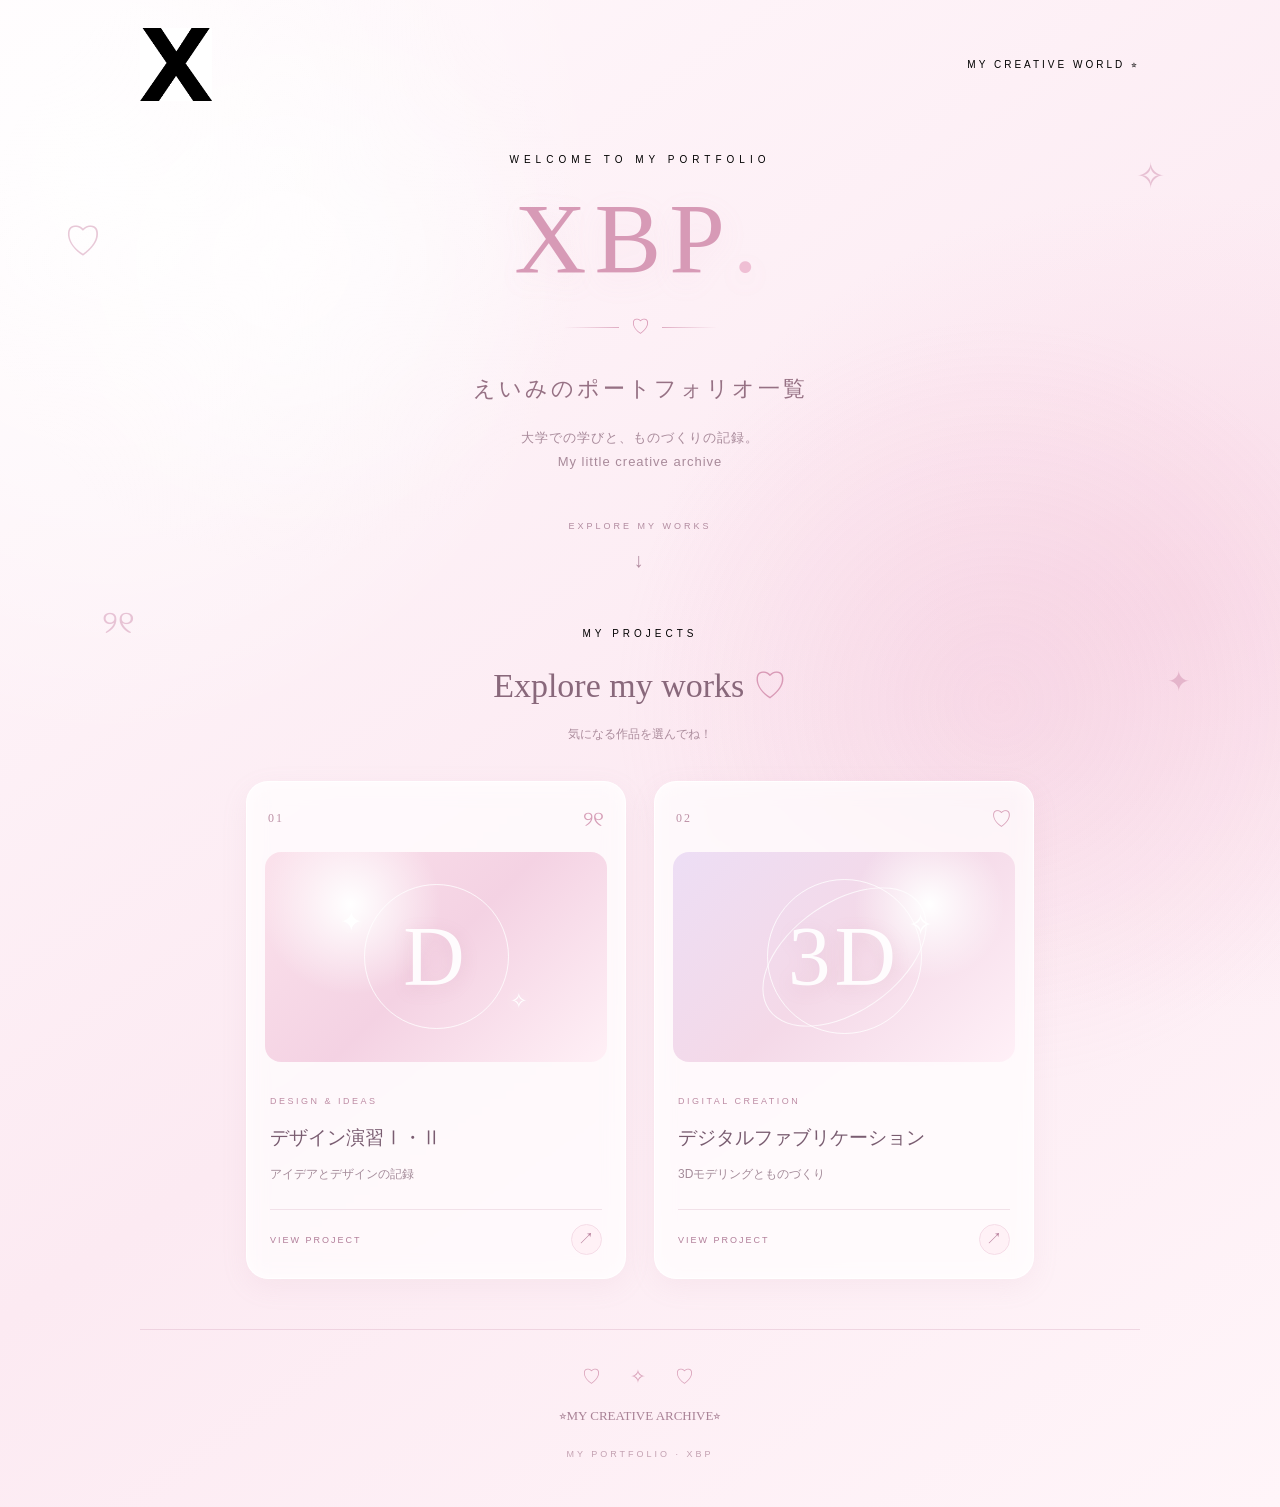
<file: index.html>
<!DOCTYPE html>
<html lang="ja">
<head>
    <meta charset="UTF-8">
    <meta name="viewport" content="width=device-width, initial-scale=1.0">

    <title>えいみのポートフォリオ</title>

    <link rel="stylesheet" href="./css/home-girly.css">

</head>

<body>

    <!-- 背景の装飾 -->
    <div class="floating-decor decor-heart" aria-hidden="true">♡</div>
    <div class="floating-decor decor-star" aria-hidden="true">✧</div>
    <div class="floating-decor decor-flower" aria-hidden="true">୨୧</div>
    <div class="floating-decor decor-sparkle" aria-hidden="true">✦</div>

    <main class="portfolio">

        <!-- ロゴ -->
        <header class="site-header">
            <a href="./index.html" class="logo-link">
                <img src="./images/0_XBlogo.png" alt="XBP ホーム">
            </a>

            <span class="header-label">MY CREATIVE WORLD ⭐︎</span>
        </header>

        <!-- メインビジュアル -->
        <section class="hero">

            <p class="eyebrow">
                WELCOME TO MY PORTFOLIO
            </p>

            <h1>XBP<span>.</span></h1>

            <div class="title-decoration">
                <span></span>
                <span class="decoration-heart">♡</span>
                <span></span>
            </div>

            <h2>えいみのポートフォリオ一覧</h2>

            <p class="hero-description">
                大学での学びと、ものづくりの記録。
                <br>
                My little creative archive 
            </p>

            <div class="scroll-guide">
                <span>EXPLORE MY WORKS</span>
                <span class="scroll-arrow">↓</span>
            </div>

        </section>

        <!-- 作品一覧 -->
        <section class="works-section">

            <div class="section-heading">
                <span class="section-caption">MY PROJECTS</span>
                <h2>Explore my works <span>♡</span></h2>
                <p>気になる作品を選んでね！</p>
            </div>

            <div class="works">

                <!-- デザイン演習 -->
                <a href="./de12/index.html" class="work-card card-design">

                    <div class="card-top">
                        <span class="card-number">01</span>
                        <span class="card-symbol">୨୧</span>
                    </div>

                    <div class="card-illustration illustration-design">
                        <span class="illustration-star star-one">✦</span>
                        <span class="illustration-circle"></span>
                        <span class="illustration-letter">D</span>
                        <span class="illustration-star star-two">✧</span>
                    </div>

                    <div class="card-info">
                        <span class="category">DESIGN & IDEAS</span>
                        <h3>デザイン演習Ⅰ・Ⅱ</h3>
                        <p>アイデアとデザインの記録</p>

                        <div class="card-link">
                            <span>VIEW PROJECT</span>
                            <span class="link-arrow">↗</span>
                        </div>
                    </div>

                </a>

                <!-- デジタルファブリケーション -->
                <a href="./digi_fab/index.html" class="work-card card-digital">

                    <div class="card-top">
                        <span class="card-number">02</span>
                        <span class="card-symbol">♡</span>
                    </div>

                    <div class="card-illustration illustration-digital">
                        <span class="digital-orbit orbit-one"></span>
                        <span class="digital-orbit orbit-two"></span>
                        <span class="illustration-letter">3D</span>
                        <span class="illustration-star digital-star">✧</span>
                    </div>

                    <div class="card-info">
                        <span class="category">DIGITAL CREATION</span>
                        <h3>デジタルファブリケーション</h3>
                        <p>3Dモデリングとものづくり</p>

                        <div class="card-link">
                            <span>VIEW PROJECT</span>
                            <span class="link-arrow">↗</span>
                        </div>
                    </div>

                </a>

            </div>

        </section>

        <!-- フッター -->
        <footer class="site-footer">
            <div class="footer-decoration">♡　✧　♡</div>
            <p>⭐︎MY CREATIVE ARCHIVE⭐︎</p>
            <span>MY PORTFOLIO · XBP</span>
        </footer>

    </main>

</body>
</html>
</file>
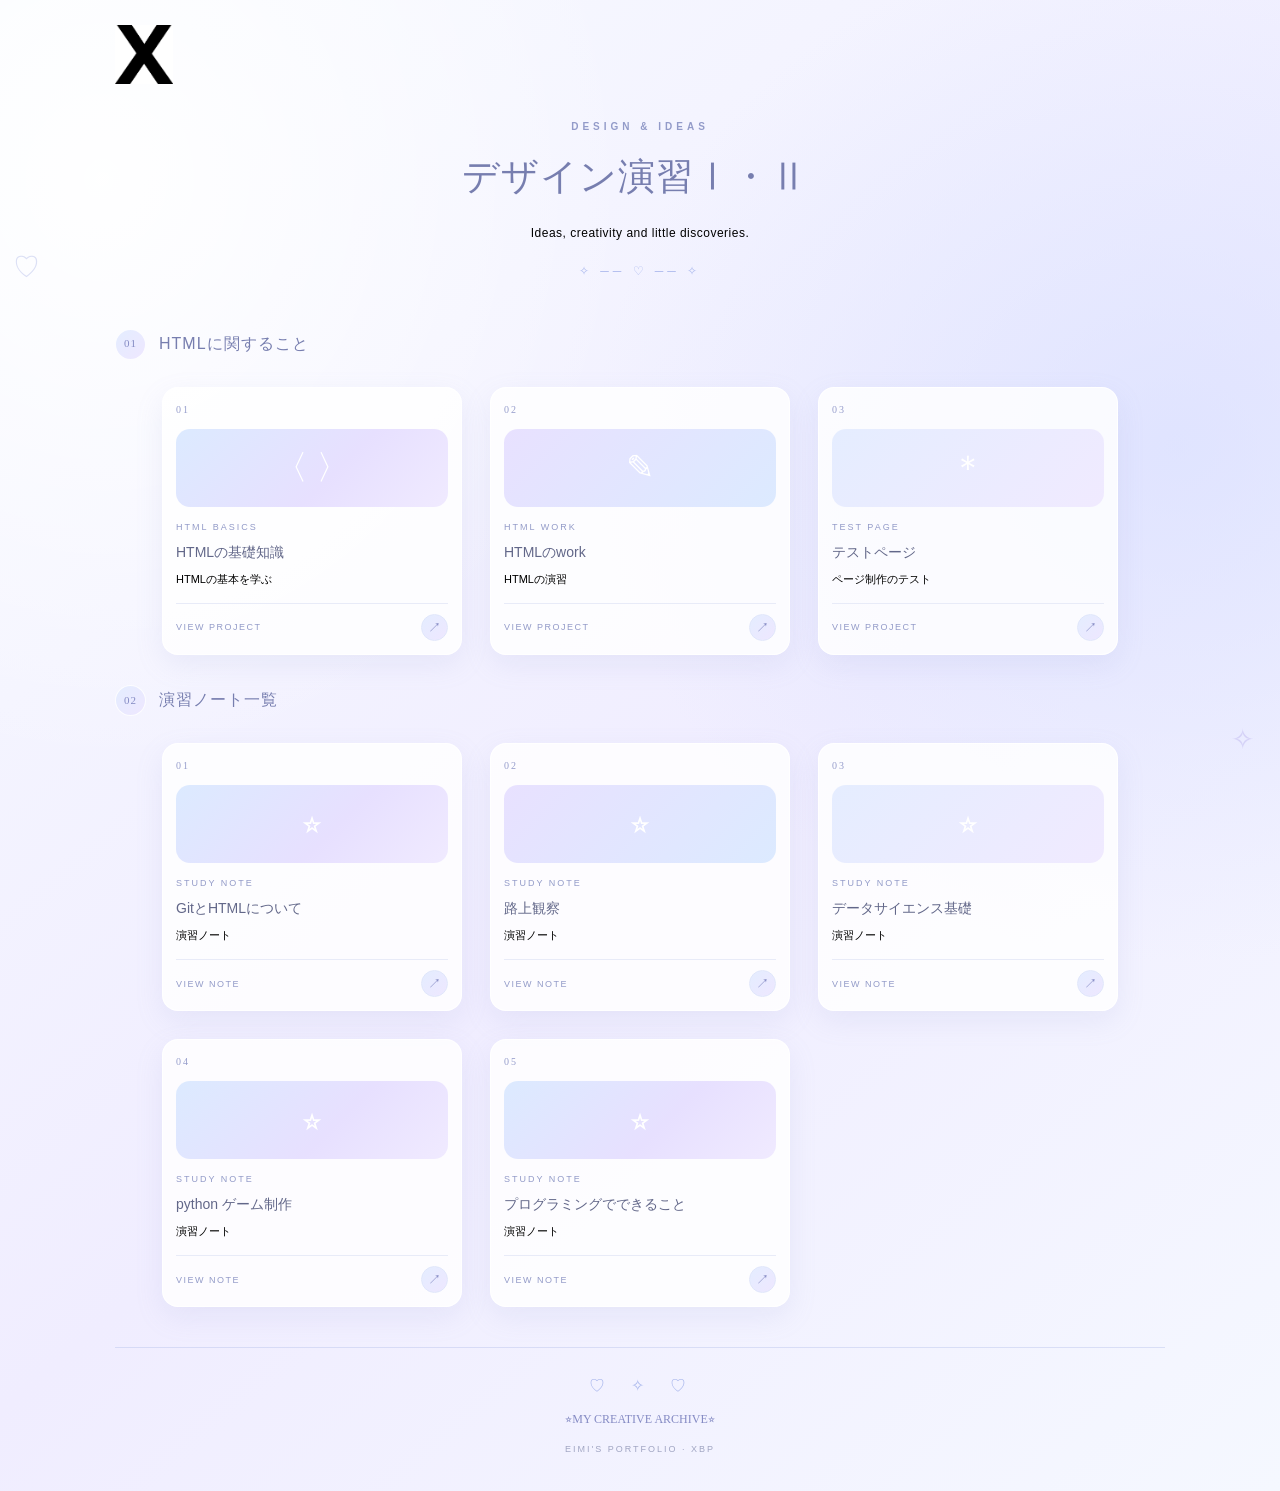
<file: de12/index.html>
<!DOCTYPE html>
<html lang="ja">
<head>
    <meta charset="UTF-8">
    <meta name="viewport" content="width=device-width, initial-scale=1.0">

    <title>デザイン演習Ⅰ・Ⅱ | Eimi's Portfolio</title>

    <link rel="shortcut icon" href="./images/xbp.ico">
    <link rel="stylesheet" href="./css/home-girly.css">
</head>

<body>

    <!-- ロゴ -->
    <header class="site-header">
        <a class="home-logo" href="../index.html" aria-label="ホームへ戻る">
            <img src="./images/0_XBlogo.png" alt="XBPロゴ">
        </a>
    </header>

    <main class="portfolio">

        <!-- ページタイトル -->
        <section class="page-intro">
            <p class="eyebrow">DESIGN & IDEAS</p>
            <h1>デザイン演習Ⅰ・Ⅱ <span class="title-heart"></span></h1>
            <p class="intro-text">
                Ideas, creativity and little discoveries.
            </p>
            <div class="sparkle-divider">✧ ── ♡ ── ✧</div>
        </section>

        <!-- HTMLに関すること -->
        <section class="work-section">
            <div class="section-heading">
                <span class="section-number">01</span>
                <h2>HTMLに関すること</h2>
            </div>

            <ol class="card-grid">
                <li class="work-card">
                    <a href="./hp1.html" target="_blank" rel="noopener noreferrer">
                        <span class="card-number">01</span>
                        <span class="card-icon">〈 〉</span>
                        <span class="card-category">HTML BASICS</span>
                        <span class="card-title">HTMLの基礎知識</span>
                        <span class="card-description">HTMLの基本を学ぶ</span>
                        <span class="card-footer">
                            <span>VIEW PROJECT</span>
                            <span class="card-arrow">↗</span>
                        </span>
                    </a>
                </li>

                <li class="work-card">
                    <a href="./hp2.html" target="_blank" rel="noopener noreferrer">
                        <span class="card-number">02</span>
                        <span class="card-icon">✎</span>
                        <span class="card-category">HTML WORK</span>
                        <span class="card-title">HTMLのwork</span>
                        <span class="card-description">HTMLの演習</span>
                        <span class="card-footer">
                            <span>VIEW PROJECT</span>
                            <span class="card-arrow">↗</span>
                        </span>
                    </a>
                </li>

                <li class="work-card">
                    <a href="./test.html" target="_blank" rel="noopener noreferrer">
                        <span class="card-number">03</span>
                        <span class="card-icon">＊</span>
                        <span class="card-category">TEST PAGE</span>
                        <span class="card-title">テストページ</span>
                        <span class="card-description">ページ制作のテスト</span>
                        <span class="card-footer">
                            <span>VIEW PROJECT</span>
                            <span class="card-arrow">↗</span>
                        </span>
                    </a>
                </li>
            </ol>
        </section>

        <!-- 演習ノート一覧 -->
        <section class="work-section notes-section">
            <div class="section-heading">
                <span class="section-number">02</span>
                <h2>演習ノート一覧</h2>
            </div>

            <ol class="card-grid notes-grid">
                <li class="work-card">
                    <a href="./１.html" target="_blank" rel="noopener noreferrer">
                        <span class="card-number">01</span>
                        <span class="card-icon">⭐︎</span>
                        <span class="card-category">STUDY NOTE</span>
                        <span class="card-title">GitとHTMLについて</span>
                        <span class="card-description">演習ノート</span>
                        <span class="card-footer">
                            <span>VIEW NOTE</span>
                            <span class="card-arrow">↗</span>
                        </span>
                    </a>
                </li>

                <li class="work-card">
                    <a href="./2.html" target="_blank" rel="noopener noreferrer">
                        <span class="card-number">02</span>
                        <span class="card-icon">⭐︎</span>
                        <span class="card-category">STUDY NOTE</span>
                        <span class="card-title">路上観察</span>
                        <span class="card-description">演習ノート</span>
                        <span class="card-footer">
                            <span>VIEW NOTE</span>
                            <span class="card-arrow">↗</span>
                        </span>
                    </a>
                </li>

                 <li class="work-card">
                    <a href="./3.html" target="_blank" rel="noopener noreferrer">
                        <span class="card-number">03</span>
                        <span class="card-icon">⭐︎</span>
                        <span class="card-category">STUDY NOTE</span>
                        <span class="card-title">データサイエンス基礎</span>
                        <span class="card-description">演習ノート</span>
                        <span class="card-footer">
                            <span>VIEW NOTE</span>
                            <span class="card-arrow">↗</span>
                        </span>
                    </a>
                </li>

                 <li class="work-card">
                    <a href="./4.html" target="_blank" rel="noopener noreferrer">
                        <span class="card-number">04</span>
                        <span class="card-icon">⭐︎</span>
                        <span class="card-category">STUDY NOTE</span>
                        <span class="card-title">python ゲーム制作</span>
                        <span class="card-description">演習ノート</span>
                        <span class="card-footer">
                            <span>VIEW NOTE</span>
                            <span class="card-arrow">↗</span>
                        </span>
                    </a>
                </li>

                <li class="work-card">
                    <a href="./5.html" target="_blank" rel="noopener noreferrer">
                        <span class="card-number">05</span>
                        <span class="card-icon">⭐︎</span>
                        <span class="card-category">STUDY NOTE</span>
                        <span class="card-title">プログラミングでできること</span>
                        <span class="card-description">演習ノート</span>
                        <span class="card-footer">
                            <span>VIEW NOTE</span>
                            <span class="card-arrow">↗</span>
                        </span>
                    </a>
                </li>
            </ol>
        </section>

        <!-- フッター -->
        <footer class="site-footer">
            <div class="footer-decoration">♡　✧　♡</div>
            <p>⭐︎MY CREATIVE ARCHIVE⭐︎</p>
            <span>EIMI'S PORTFOLIO · XBP</span>
        </footer>

    </main>

</body>
</html>
</file>
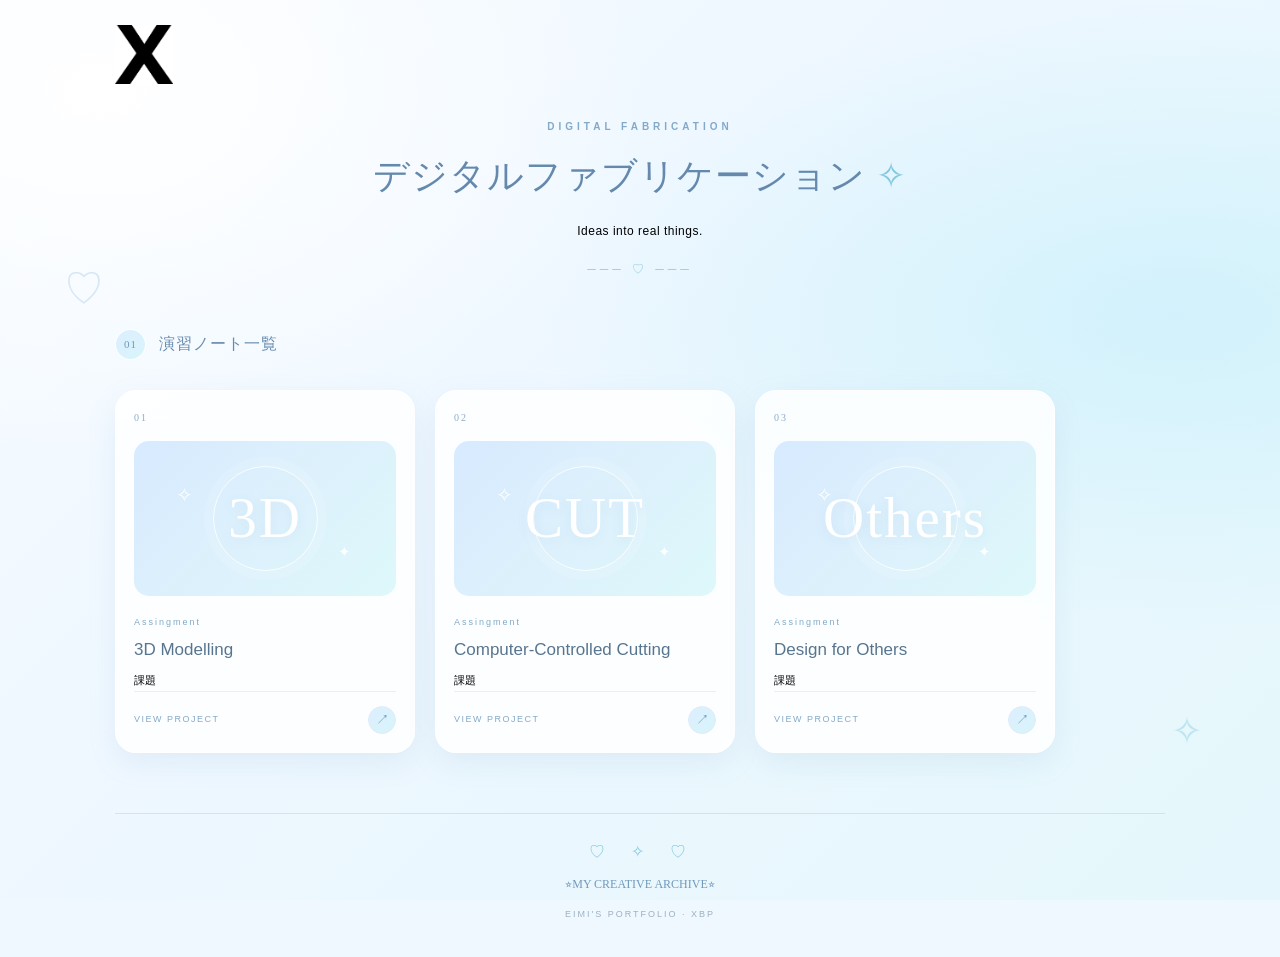
<file: digi_fab/index.html>
<!DOCTYPE html>
<html lang="ja">
<head>
    <meta charset="UTF-8">
    <meta name="viewport" content="width=device-width, initial-scale=1.0">

    <title>デジタルファブリケーション | Eimi's Portfolio</title>

    <link rel="shortcut icon" href="./images/xbp.ico">
    <link rel="stylesheet" href="./css/home_girly.css">
</head>

<body>

    <header class="site-header">
        <a class="home-logo" href="../index.html" aria-label="ホームへ戻る">
            <img src="./images/0_XBlogo.png" alt="XBPロゴ">
        </a>
    </header>

    <main class="portfolio">

        <section class="page-intro">
            <p class="eyebrow">DIGITAL FABRICATION</p>

            <h1>
                デジタルファブリケーション
                <span class="title-symbol">✧</span>
            </h1>

            <p class="intro-text">
                Ideas into real things.
            </p>

            <div class="intro-decoration">───  ♡  ───</div>
        </section>

        <section class="work-section">

            <div class="section-heading">
                <span class="section-number">01</span>
                <h2>演習ノート一覧</h2>
            </div>

            <ol class="card-grid">
                <li class="work-card">
                    <a href="./pin.html" target="_blank" rel="noopener noreferrer">

                        <span class="card-number">01</span>

                        <span class="card-visual">
                            <span class="visual-ring"></span>
                            <span class="visual-text">3D</span>
                            <span class="visual-sparkle sparkle-one">✧</span>
                            <span class="visual-sparkle sparkle-two">✦</span>
                        </span>

                        <span class="card-category">Assingment</span>

                        <span class="card-title">3D Modelling</span>

                        <span class="card-description">
                            課題
                        </span>

                        <span class="card-footer">
                            <span>VIEW PROJECT</span>
                            <span class="card-arrow">↗</span>
                        </span>

                    </a>
                </li>
            
                <li class="work-card">
                    <a href="./cut.html" target="_blank" rel="noopener noreferrer">

                        <span class="card-number">02</span>

                        <span class="card-visual">
                            <span class="visual-ring"></span>
                            <span class="visual-text">CUT</span>
                            <span class="visual-sparkle sparkle-one">✧</span>
                            <span class="visual-sparkle sparkle-two">✦</span>
                        </span>

                        <span class="card-category">Assingment</span>

                        <span class="card-title">Computer-Controlled Cutting</span>

                        <span class="card-description">
                            課題
                        </span>

                        <span class="card-footer">
                            <span>VIEW PROJECT</span>
                            <span class="card-arrow">↗</span>
                        </span>

                    </a>
                </li>

                <li class="work-card">
                    <a href="./others.html" target="_blank" rel="noopener noreferrer">

                        <span class="card-number">03</span>

                        <span class="card-visual">
                            <span class="visual-ring"></span>
                            <span class="visual-text">Others</span>
                            <span class="visual-sparkle sparkle-one">✧</span>
                            <span class="visual-sparkle sparkle-two">✦</span>
                        </span>

                        <span class="card-category">Assingment</span>

                        <span class="card-title">Design for Others</span>

                        <span class="card-description">
                            課題
                        </span>

                        <span class="card-footer">
                            <span>VIEW PROJECT</span>
                            <span class="card-arrow">↗</span>
                        </span>

                    </a>
                </li>
            </ol>

        </section>

        <footer class="site-footer">
            <div class="footer-decoration">♡　✧　♡</div>
            <p>⭐︎MY CREATIVE ARCHIVE⭐︎</p>
            <span>EIMI'S PORTFOLIO · XBP</span>
        </footer>

    </main>

</body>
</html>
</file>
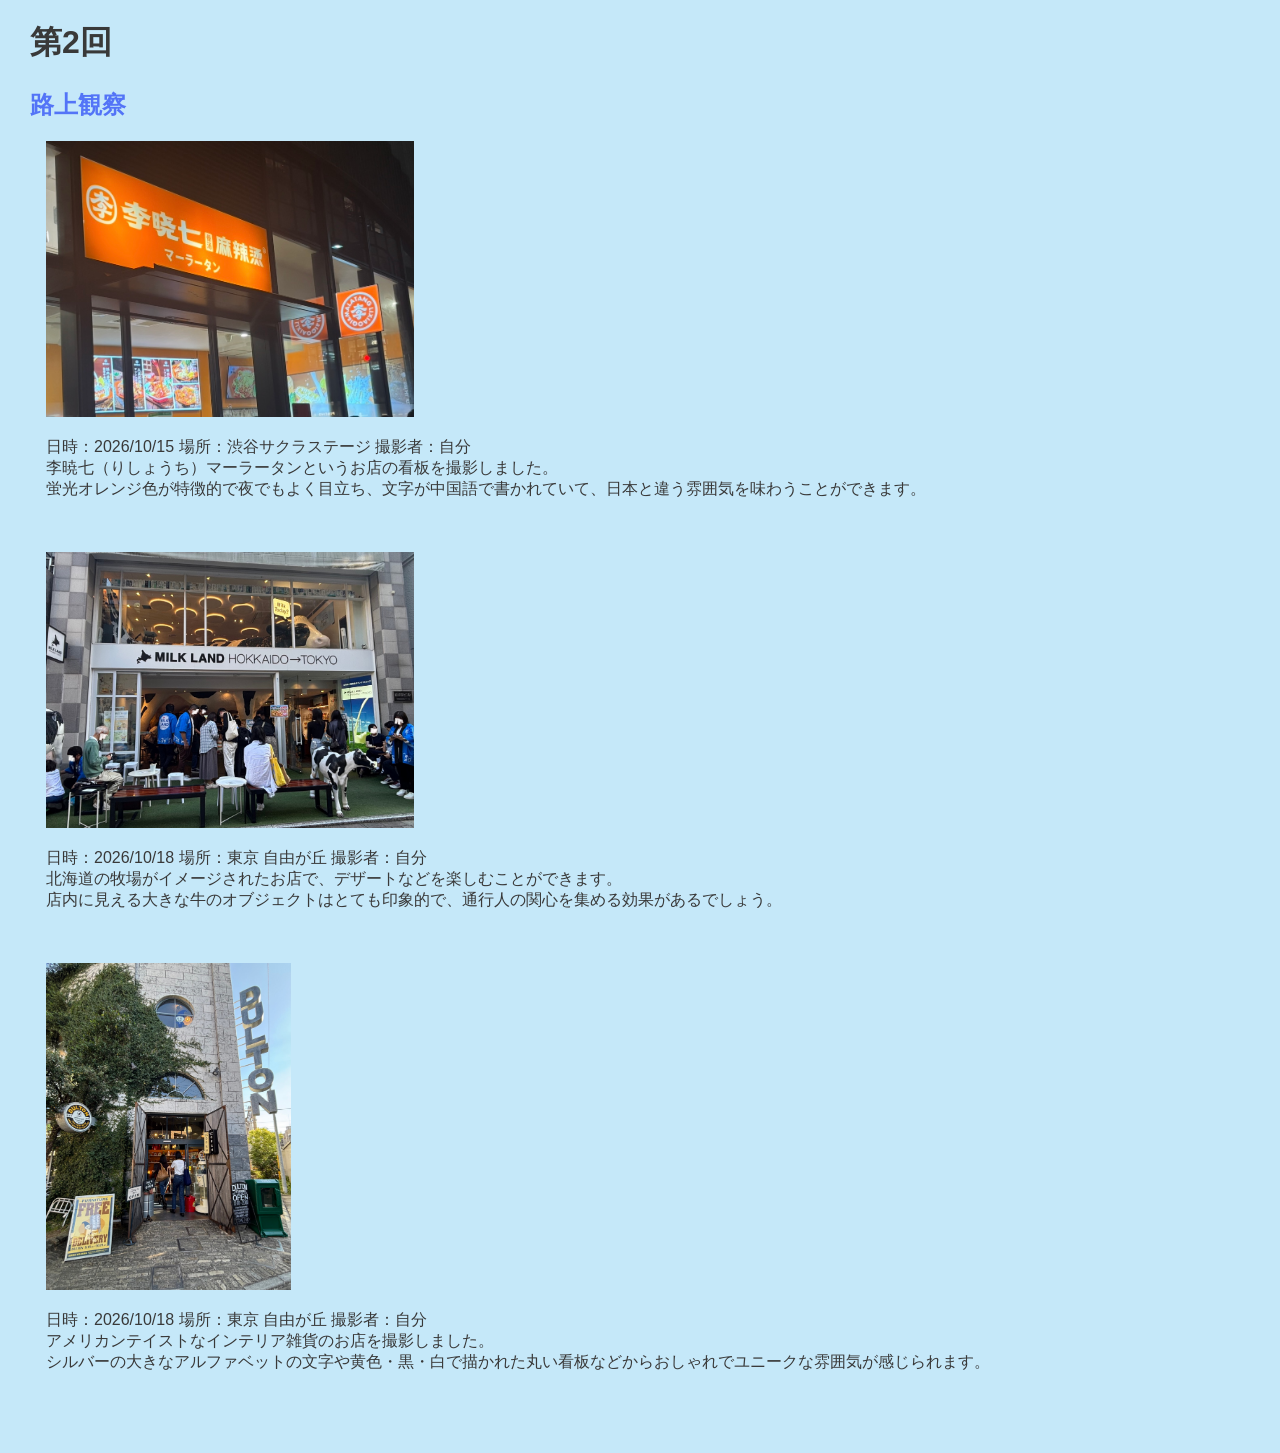
<file: de12/2.html>
<!DOCTYPE html>
<html lang="jp">
<head>
    <title>えいみ　第2回</title>
    <link rel="stylesheet" href="./css/1.css">
    
</head>
<body>
<h1>第2回 </h1>

<h2 style="color: rgb(83, 116, 247);">路上観察</h2>

<div>
<img src="./images/IMG_6245.jpg" width="30%"><br>
</div>

<div>
日時：2026/10/15  場所：渋谷サクラステージ  撮影者：自分<br>
李暁七（りしょうち）マーラータンというお店の看板を撮影しました。<br>
蛍光オレンジ色が特徴的で夜でもよく目立ち、文字が中国語で書かれていて、日本と違う雰囲気を味わうことができます。<br><br><br>
</div>

<div>
<img src="./images/IMG_6289.jpg" width="30%"><br>
</div>

<div>
日時：2026/10/18 場所：東京 自由が丘 撮影者：自分<br>
北海道の牧場がイメージされたお店で、デザートなどを楽しむことができます。<br>
店内に見える大きな牛のオブジェクトはとても印象的で、通行人の関心を集める効果があるでしょう。<br><br><br>
</div>

<div>
<img src="./images/IMG_6287.PNG" width="20%"><br>
</div>

<div>
日時：2026/10/18 場所：東京 自由が丘 撮影者：自分<br>
アメリカンテイストなインテリア雑貨のお店を撮影しました。<br>
シルバーの大きなアルファベットの文字や黄色・黒・白で描かれた丸い看板などからおしゃれでユニークな雰囲気が感じられます。
</div>

</body>
</file>
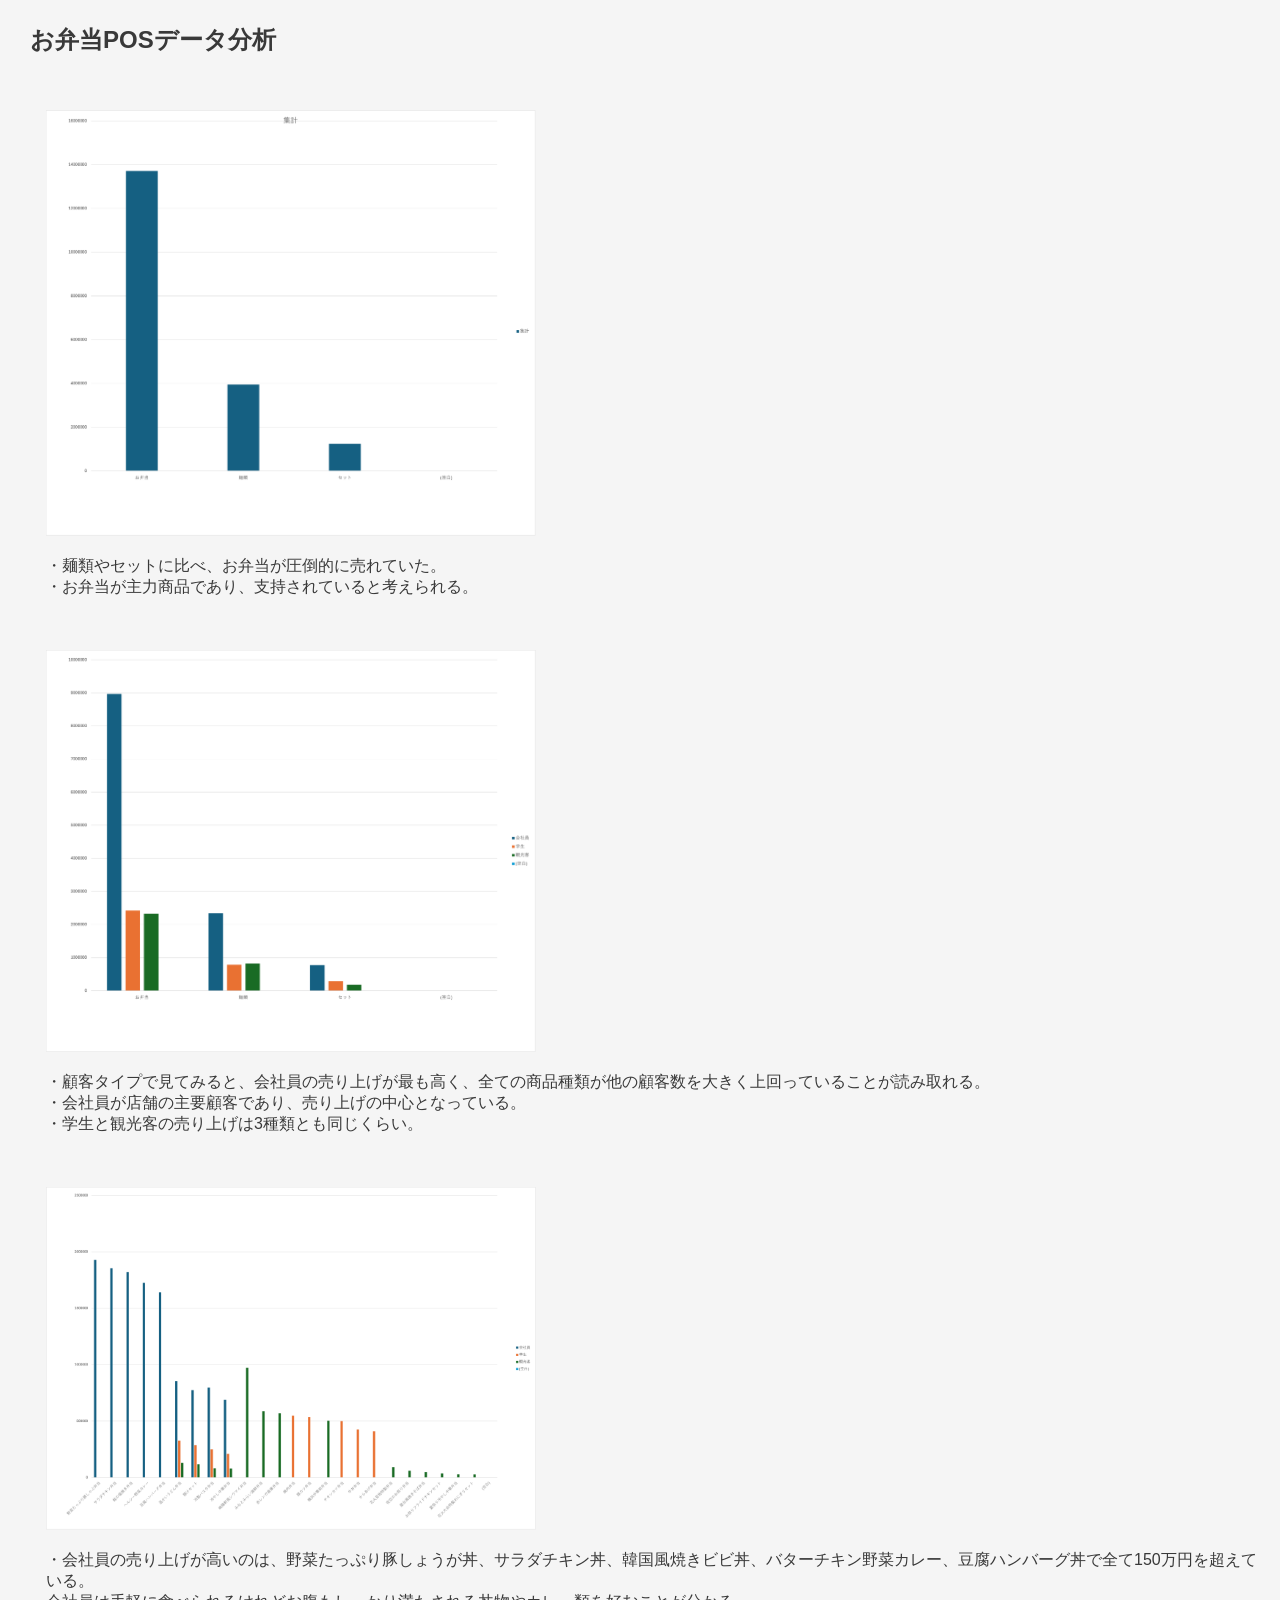
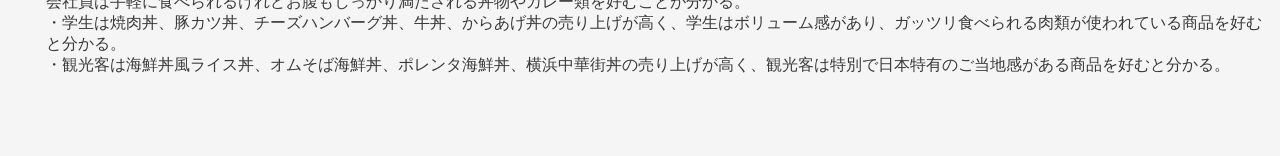
<file: de12/3.html>
<!DOCTYPE html>
<html lang="jp">
<head>
    <title>えいみ データサイエンス基礎</title>
    <link rel="stylesheet" href="./css/style.css">
    
</head>
<body>

<h2>お弁当POSデータ分析</h2><br>

<div>
<img src="./images/種類.png" width="40%">
</div>

<div>
・麺類やセットに比べ、お弁当が圧倒的に売れていた。<br>
・お弁当が主力商品であり、支持されていると考えられる。<br><br><br>
</div>

<div>
<img src="./images/顧客タイプ.png" width="40%">
</div>

<div>
・顧客タイプで見てみると、会社員の売り上げが最も高く、全ての商品種類が他の顧客数を大きく上回っていることが読み取れる。<br>
・会社員が店舗の主要顧客であり、売り上げの中心となっている。<br>
・学生と観光客の売り上げは3種類とも同じくらい。<br><br><br>
</div>

<div>
<img src="./images/商品名.png" width="40%">
</div>

<div>
・会社員の売り上げが高いのは、野菜たっぷり豚しょうが丼、サラダチキン丼、韓国風焼きビビ丼、バターチキン野菜カレー、豆腐ハンバーグ丼で全て150万円を超えている。<br>
  会社員は手軽に食べられるけれどお腹もしっかり満たされる丼物やカレー類を好むことが分かる。<br>
・学生は焼肉丼、豚カツ丼、チーズハンバーグ丼、牛丼、からあげ丼の売り上げが高く、学生はボリューム感があり、ガッツリ食べられる肉類が使われている商品を好むと分かる。<br>
・観光客は海鮮丼風ライス丼、オムそば海鮮丼、ポレンタ海鮮丼、横浜中華街丼の売り上げが高く、観光客は特別で日本特有のご当地感がある商品を好むと分かる。
</div>


</body>
</file>
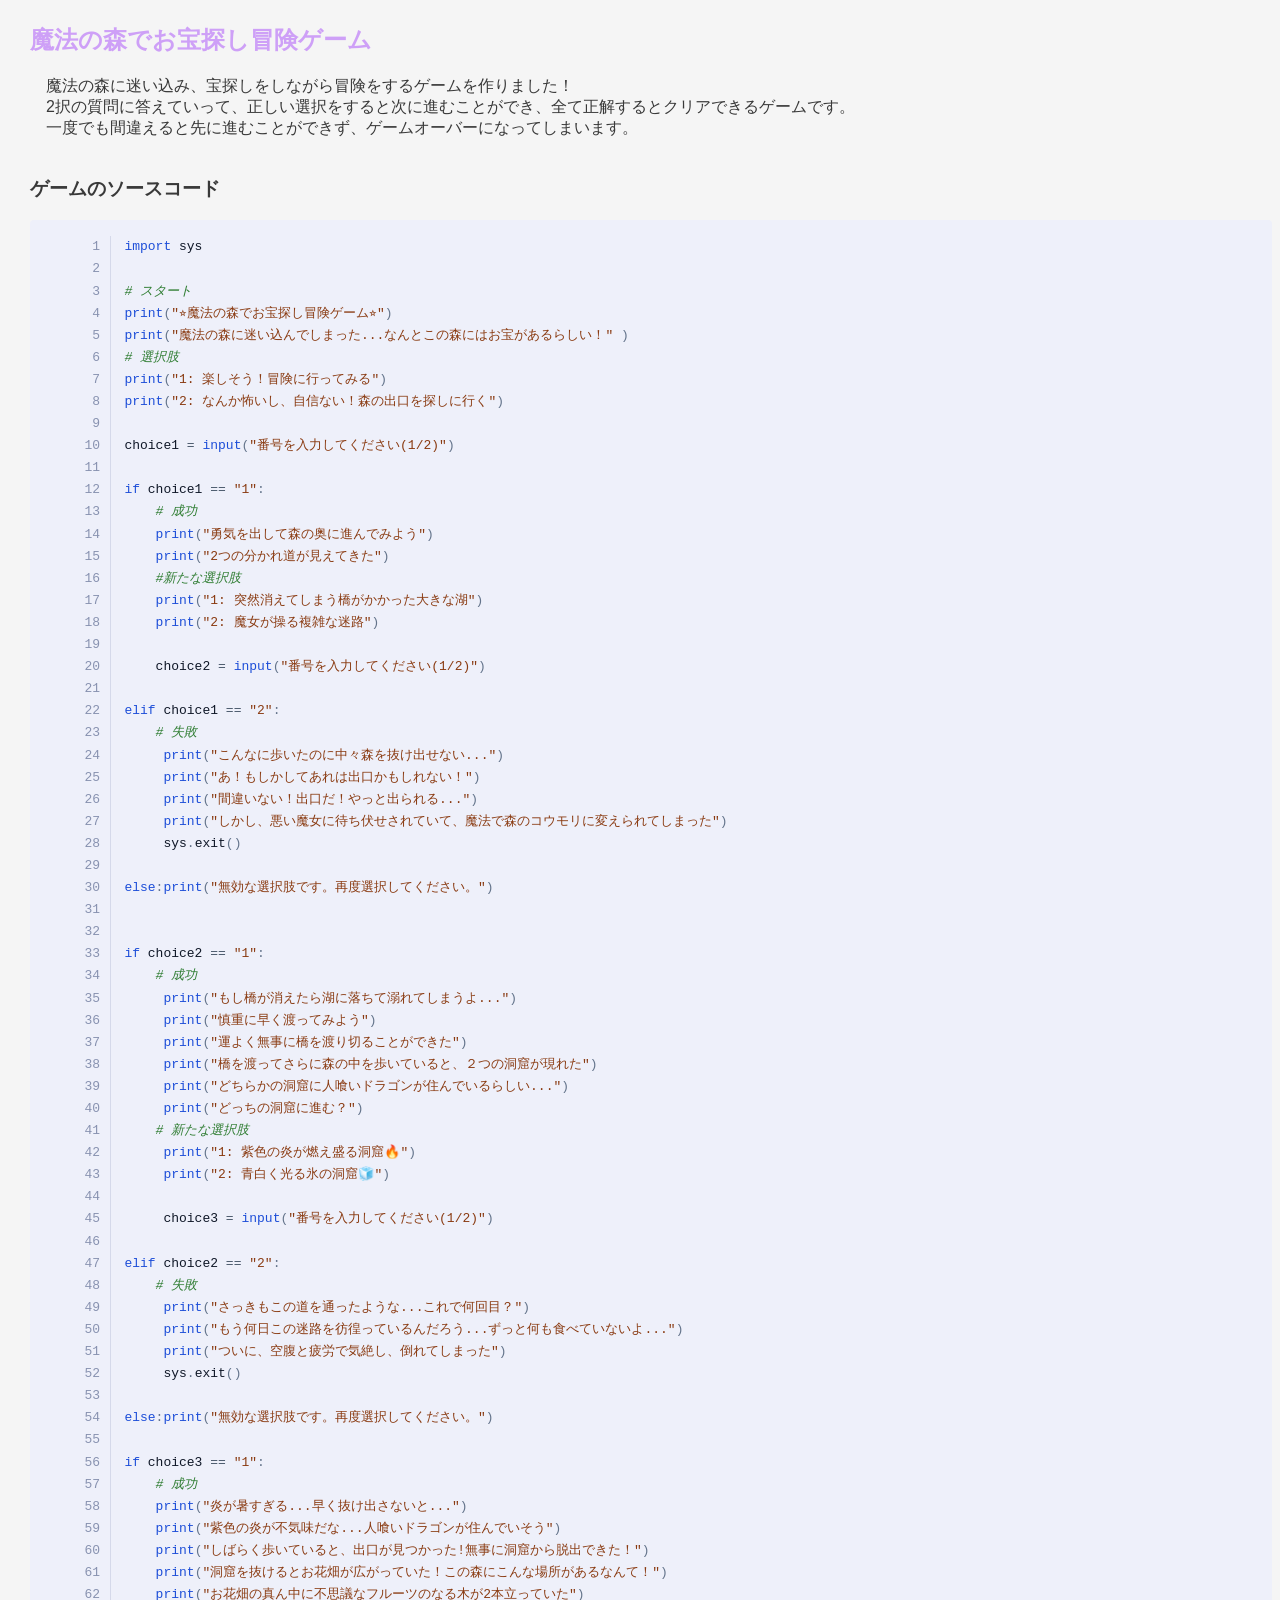
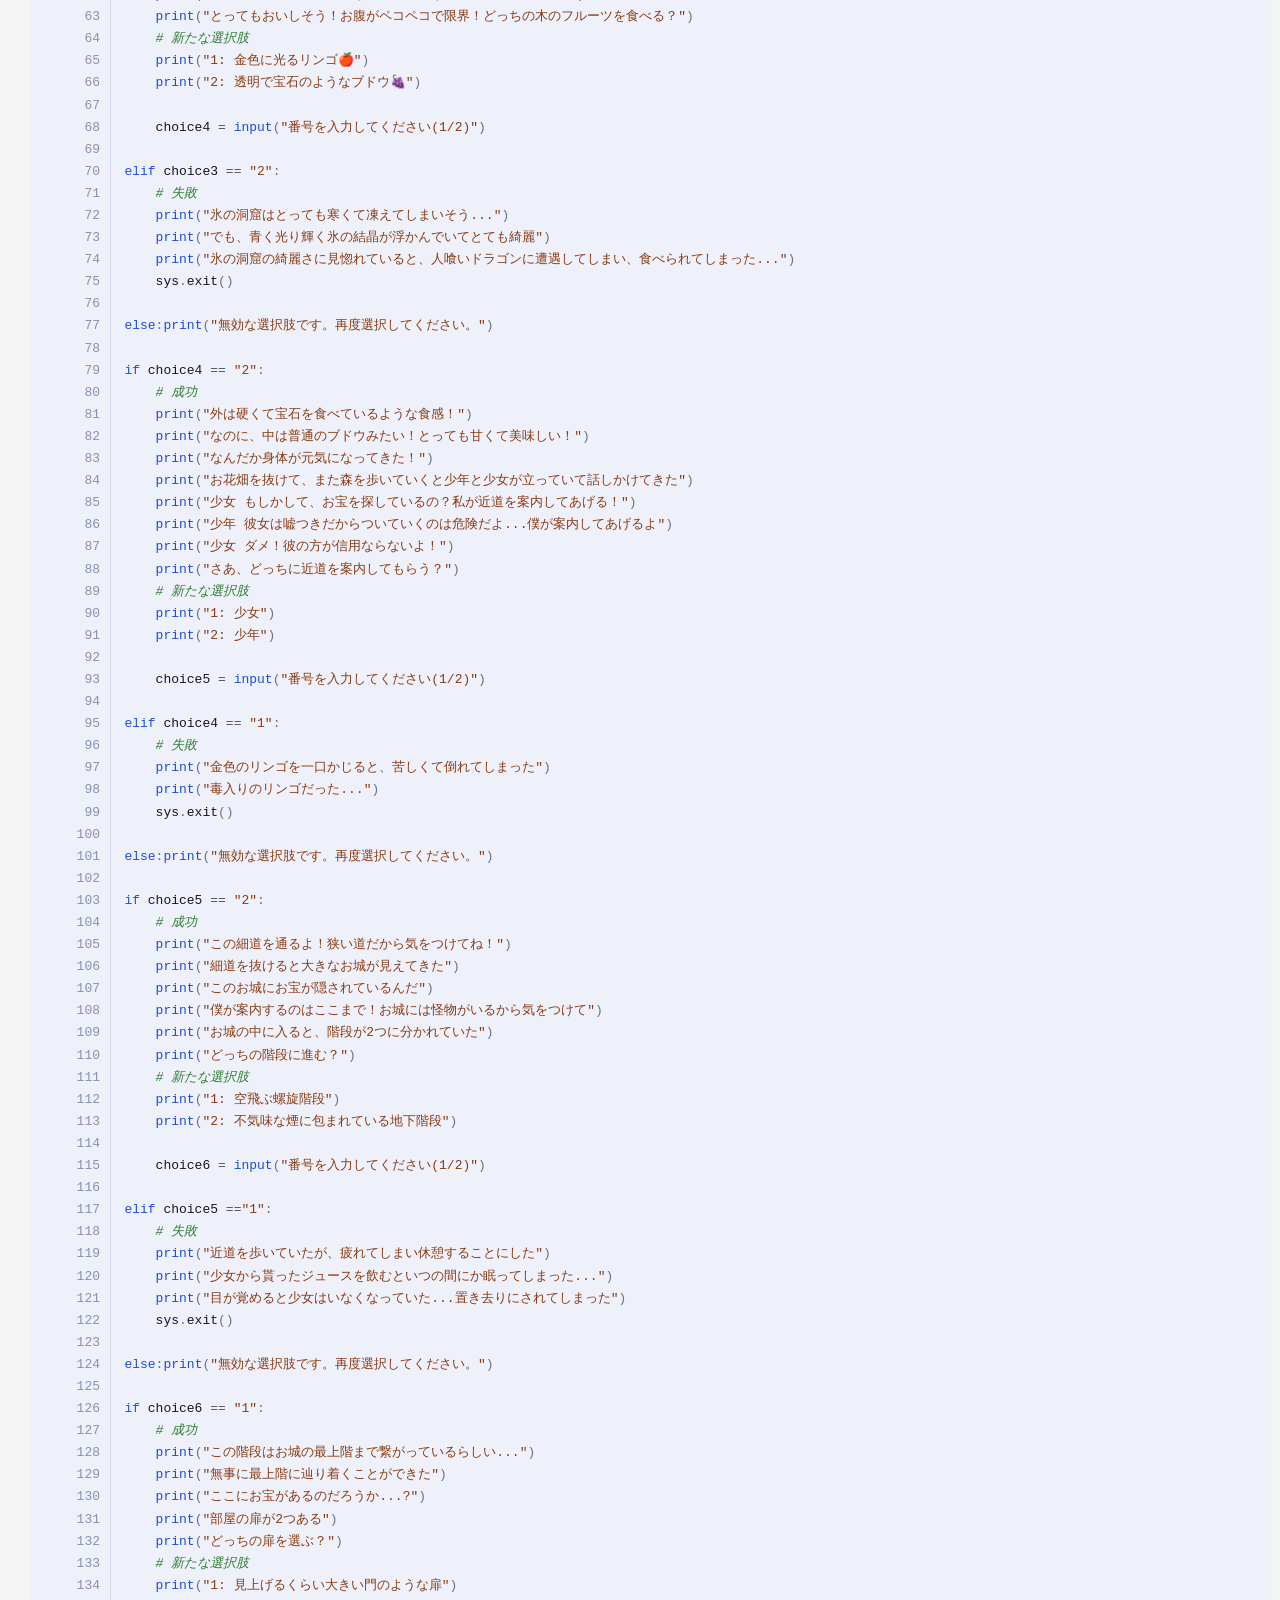
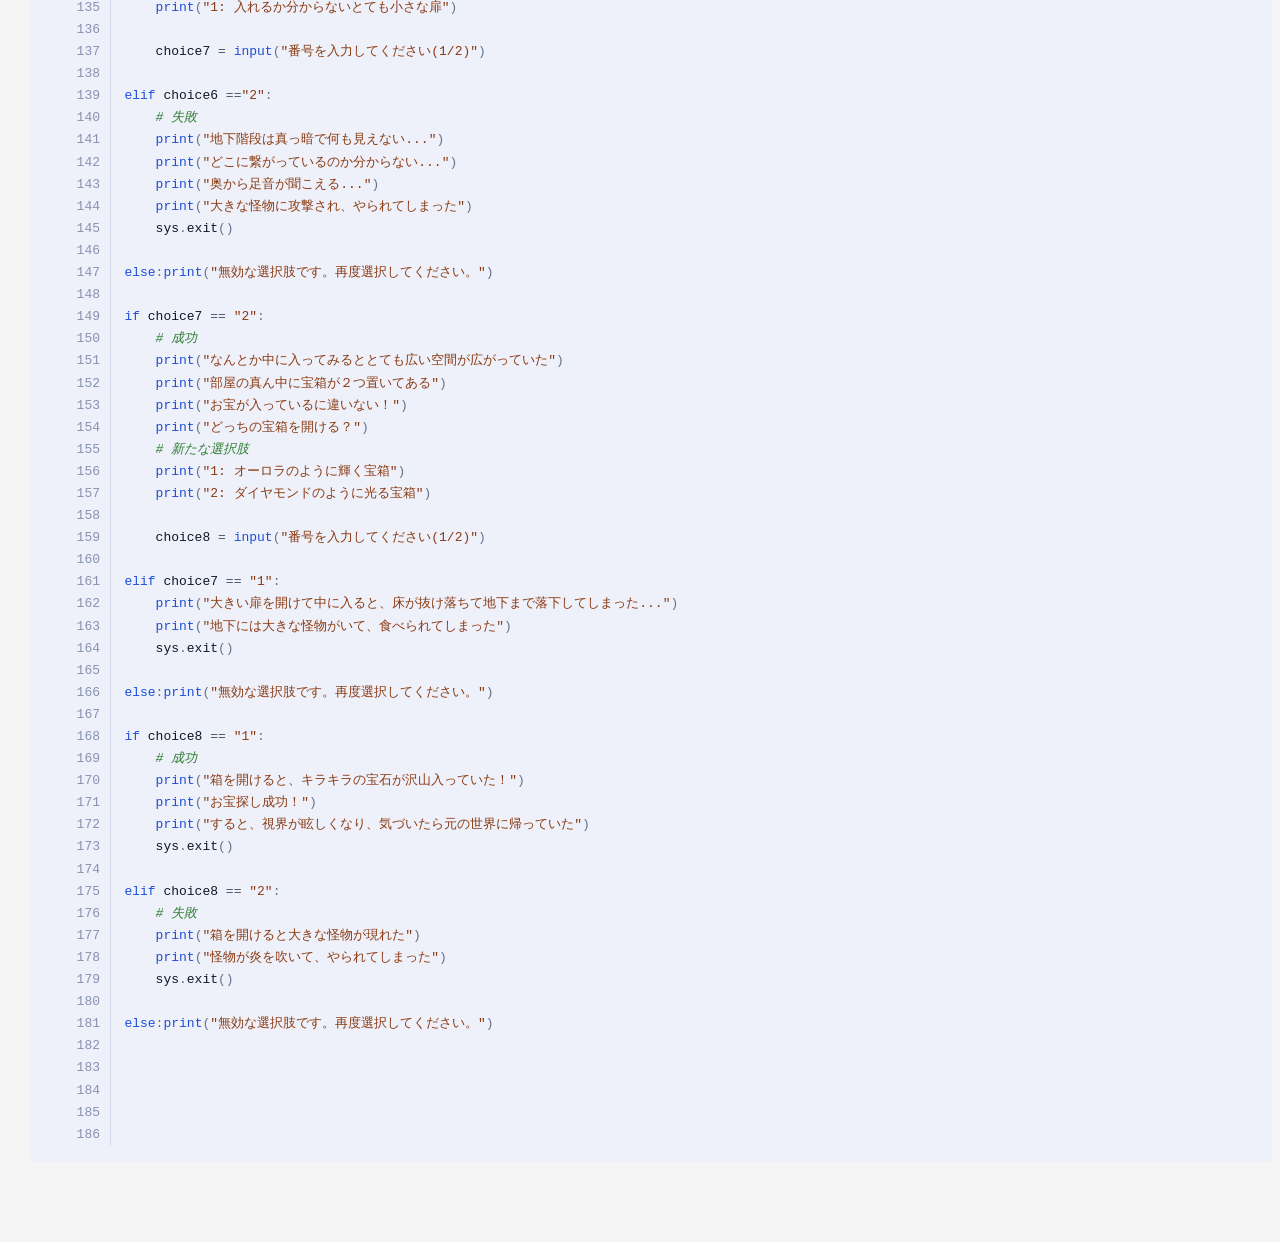
<file: de12/4.html>
<!DOCTYPE html>
<html lang="jp">
<head>
    <title>えいみ pythonゲーム制作</title>
    <link rel="stylesheet" href="./css/style.css">
    
</head>
<body>

<h2 style="color: rgb(206, 160, 247);">魔法の森でお宝探し冒険ゲーム</h2>

<div>
魔法の森に迷い込み、宝探しをしながら冒険をするゲームを作りました！<br>
2択の質問に答えていって、正しい選択をすると次に進むことができ、全て正解するとクリアできるゲームです。<br>
一度でも間違えると先に進むことができず、ゲームオーバーになってしまいます。<br><br>
</div>

<h3>ゲームのソースコード</h3>
<pre style="background:#EEF0FA;color:#101828;font-family:ui-monospace, SFMono-Regular, Menlo, Consolas, 'Courier New', monospace;font-size:13px;line-height:1.7;padding:16px 18px;margin:0;border-radius:4px;overflow-x:auto;white-space:pre;tab-size:4;-moz-tab-size:4;"><code style="font-family:inherit;background:none;padding:0;"><span style="display:inline-block;width:4em;margin-right:1em;padding-right:0.8em;text-align:right;color:#8892b0;border-right:1px solid #d5d9ea;user-select:none;-webkit-user-select:none;">1</span><span style="color:#1d4ed8;">import</span> sys
<span style="display:inline-block;width:4em;margin-right:1em;padding-right:0.8em;text-align:right;color:#8892b0;border-right:1px solid #d5d9ea;user-select:none;-webkit-user-select:none;">2</span>
<span style="display:inline-block;width:4em;margin-right:1em;padding-right:0.8em;text-align:right;color:#8892b0;border-right:1px solid #d5d9ea;user-select:none;-webkit-user-select:none;">3</span><span style="color:#2f7d32;font-style:italic;"># スタート</span>
<span style="display:inline-block;width:4em;margin-right:1em;padding-right:0.8em;text-align:right;color:#8892b0;border-right:1px solid #d5d9ea;user-select:none;-webkit-user-select:none;">4</span><span style="color:#1d4ed8;">print</span><span style="color:#64748b;">(</span><span style="color:#8a3b12;">"⭐︎魔法の森でお宝探し冒険ゲーム⭐︎"</span><span style="color:#64748b;">)</span>
<span style="display:inline-block;width:4em;margin-right:1em;padding-right:0.8em;text-align:right;color:#8892b0;border-right:1px solid #d5d9ea;user-select:none;-webkit-user-select:none;">5</span><span style="color:#1d4ed8;">print</span><span style="color:#64748b;">(</span><span style="color:#8a3b12;">"魔法の森に迷い込んでしまった...なんとこの森にはお宝があるらしい！"</span> <span style="color:#64748b;">)</span>
<span style="display:inline-block;width:4em;margin-right:1em;padding-right:0.8em;text-align:right;color:#8892b0;border-right:1px solid #d5d9ea;user-select:none;-webkit-user-select:none;">6</span><span style="color:#2f7d32;font-style:italic;"># 選択肢</span>
<span style="display:inline-block;width:4em;margin-right:1em;padding-right:0.8em;text-align:right;color:#8892b0;border-right:1px solid #d5d9ea;user-select:none;-webkit-user-select:none;">7</span><span style="color:#1d4ed8;">print</span><span style="color:#64748b;">(</span><span style="color:#8a3b12;">"1: 楽しそう！冒険に行ってみる"</span><span style="color:#64748b;">)</span>
<span style="display:inline-block;width:4em;margin-right:1em;padding-right:0.8em;text-align:right;color:#8892b0;border-right:1px solid #d5d9ea;user-select:none;-webkit-user-select:none;">8</span><span style="color:#1d4ed8;">print</span><span style="color:#64748b;">(</span><span style="color:#8a3b12;">"2: なんか怖いし、自信ない！森の出口を探しに行く"</span><span style="color:#64748b;">)</span>
<span style="display:inline-block;width:4em;margin-right:1em;padding-right:0.8em;text-align:right;color:#8892b0;border-right:1px solid #d5d9ea;user-select:none;-webkit-user-select:none;">9</span>
<span style="display:inline-block;width:4em;margin-right:1em;padding-right:0.8em;text-align:right;color:#8892b0;border-right:1px solid #d5d9ea;user-select:none;-webkit-user-select:none;">10</span>choice1 <span style="color:#475569;">=</span> <span style="color:#1d4ed8;">input</span><span style="color:#64748b;">(</span><span style="color:#8a3b12;">"番号を入力してください(1/2)"</span><span style="color:#64748b;">)</span>
<span style="display:inline-block;width:4em;margin-right:1em;padding-right:0.8em;text-align:right;color:#8892b0;border-right:1px solid #d5d9ea;user-select:none;-webkit-user-select:none;">11</span>
<span style="display:inline-block;width:4em;margin-right:1em;padding-right:0.8em;text-align:right;color:#8892b0;border-right:1px solid #d5d9ea;user-select:none;-webkit-user-select:none;">12</span><span style="color:#1d4ed8;">if</span> choice1 <span style="color:#475569;">==</span> <span style="color:#8a3b12;">"1"</span><span style="color:#64748b;">:</span>
<span style="display:inline-block;width:4em;margin-right:1em;padding-right:0.8em;text-align:right;color:#8892b0;border-right:1px solid #d5d9ea;user-select:none;-webkit-user-select:none;">13</span>    <span style="color:#2f7d32;font-style:italic;"># 成功</span>
<span style="display:inline-block;width:4em;margin-right:1em;padding-right:0.8em;text-align:right;color:#8892b0;border-right:1px solid #d5d9ea;user-select:none;-webkit-user-select:none;">14</span>    <span style="color:#1d4ed8;">print</span><span style="color:#64748b;">(</span><span style="color:#8a3b12;">"勇気を出して森の奥に進んでみよう"</span><span style="color:#64748b;">)</span>
<span style="display:inline-block;width:4em;margin-right:1em;padding-right:0.8em;text-align:right;color:#8892b0;border-right:1px solid #d5d9ea;user-select:none;-webkit-user-select:none;">15</span>    <span style="color:#1d4ed8;">print</span><span style="color:#64748b;">(</span><span style="color:#8a3b12;">"2つの分かれ道が見えてきた"</span><span style="color:#64748b;">)</span>
<span style="display:inline-block;width:4em;margin-right:1em;padding-right:0.8em;text-align:right;color:#8892b0;border-right:1px solid #d5d9ea;user-select:none;-webkit-user-select:none;">16</span>    <span style="color:#2f7d32;font-style:italic;">#新たな選択肢</span>
<span style="display:inline-block;width:4em;margin-right:1em;padding-right:0.8em;text-align:right;color:#8892b0;border-right:1px solid #d5d9ea;user-select:none;-webkit-user-select:none;">17</span>    <span style="color:#1d4ed8;">print</span><span style="color:#64748b;">(</span><span style="color:#8a3b12;">"1: 突然消えてしまう橋がかかった大きな湖"</span><span style="color:#64748b;">)</span>
<span style="display:inline-block;width:4em;margin-right:1em;padding-right:0.8em;text-align:right;color:#8892b0;border-right:1px solid #d5d9ea;user-select:none;-webkit-user-select:none;">18</span>    <span style="color:#1d4ed8;">print</span><span style="color:#64748b;">(</span><span style="color:#8a3b12;">"2: 魔女が操る複雑な迷路"</span><span style="color:#64748b;">)</span>
<span style="display:inline-block;width:4em;margin-right:1em;padding-right:0.8em;text-align:right;color:#8892b0;border-right:1px solid #d5d9ea;user-select:none;-webkit-user-select:none;">19</span>
<span style="display:inline-block;width:4em;margin-right:1em;padding-right:0.8em;text-align:right;color:#8892b0;border-right:1px solid #d5d9ea;user-select:none;-webkit-user-select:none;">20</span>    choice2 <span style="color:#475569;">=</span> <span style="color:#1d4ed8;">input</span><span style="color:#64748b;">(</span><span style="color:#8a3b12;">"番号を入力してください(1/2)"</span><span style="color:#64748b;">)</span>
<span style="display:inline-block;width:4em;margin-right:1em;padding-right:0.8em;text-align:right;color:#8892b0;border-right:1px solid #d5d9ea;user-select:none;-webkit-user-select:none;">21</span>
<span style="display:inline-block;width:4em;margin-right:1em;padding-right:0.8em;text-align:right;color:#8892b0;border-right:1px solid #d5d9ea;user-select:none;-webkit-user-select:none;">22</span><span style="color:#1d4ed8;">elif</span> choice1 <span style="color:#475569;">==</span> <span style="color:#8a3b12;">"2"</span><span style="color:#64748b;">:</span>
<span style="display:inline-block;width:4em;margin-right:1em;padding-right:0.8em;text-align:right;color:#8892b0;border-right:1px solid #d5d9ea;user-select:none;-webkit-user-select:none;">23</span>    <span style="color:#2f7d32;font-style:italic;"># 失敗</span>
<span style="display:inline-block;width:4em;margin-right:1em;padding-right:0.8em;text-align:right;color:#8892b0;border-right:1px solid #d5d9ea;user-select:none;-webkit-user-select:none;">24</span>     <span style="color:#1d4ed8;">print</span><span style="color:#64748b;">(</span><span style="color:#8a3b12;">"こんなに歩いたのに中々森を抜け出せない..."</span><span style="color:#64748b;">)</span>
<span style="display:inline-block;width:4em;margin-right:1em;padding-right:0.8em;text-align:right;color:#8892b0;border-right:1px solid #d5d9ea;user-select:none;-webkit-user-select:none;">25</span>     <span style="color:#1d4ed8;">print</span><span style="color:#64748b;">(</span><span style="color:#8a3b12;">"あ！もしかしてあれは出口かもしれない！"</span><span style="color:#64748b;">)</span>
<span style="display:inline-block;width:4em;margin-right:1em;padding-right:0.8em;text-align:right;color:#8892b0;border-right:1px solid #d5d9ea;user-select:none;-webkit-user-select:none;">26</span>     <span style="color:#1d4ed8;">print</span><span style="color:#64748b;">(</span><span style="color:#8a3b12;">"間違いない！出口だ！やっと出られる..."</span><span style="color:#64748b;">)</span> 
<span style="display:inline-block;width:4em;margin-right:1em;padding-right:0.8em;text-align:right;color:#8892b0;border-right:1px solid #d5d9ea;user-select:none;-webkit-user-select:none;">27</span>     <span style="color:#1d4ed8;">print</span><span style="color:#64748b;">(</span><span style="color:#8a3b12;">"しかし、悪い魔女に待ち伏せされていて、魔法で森のコウモリに変えられてしまった"</span><span style="color:#64748b;">)</span>
<span style="display:inline-block;width:4em;margin-right:1em;padding-right:0.8em;text-align:right;color:#8892b0;border-right:1px solid #d5d9ea;user-select:none;-webkit-user-select:none;">28</span>     sys<span style="color:#64748b;">.</span>exit<span style="color:#64748b;">(</span><span style="color:#64748b;">)</span>
<span style="display:inline-block;width:4em;margin-right:1em;padding-right:0.8em;text-align:right;color:#8892b0;border-right:1px solid #d5d9ea;user-select:none;-webkit-user-select:none;">29</span>
<span style="display:inline-block;width:4em;margin-right:1em;padding-right:0.8em;text-align:right;color:#8892b0;border-right:1px solid #d5d9ea;user-select:none;-webkit-user-select:none;">30</span><span style="color:#1d4ed8;">else</span><span style="color:#64748b;">:</span><span style="color:#1d4ed8;">print</span><span style="color:#64748b;">(</span><span style="color:#8a3b12;">"無効な選択肢です。再度選択してください。"</span><span style="color:#64748b;">)</span>
<span style="display:inline-block;width:4em;margin-right:1em;padding-right:0.8em;text-align:right;color:#8892b0;border-right:1px solid #d5d9ea;user-select:none;-webkit-user-select:none;">31</span>
<span style="display:inline-block;width:4em;margin-right:1em;padding-right:0.8em;text-align:right;color:#8892b0;border-right:1px solid #d5d9ea;user-select:none;-webkit-user-select:none;">32</span>
<span style="display:inline-block;width:4em;margin-right:1em;padding-right:0.8em;text-align:right;color:#8892b0;border-right:1px solid #d5d9ea;user-select:none;-webkit-user-select:none;">33</span><span style="color:#1d4ed8;">if</span> choice2 <span style="color:#475569;">==</span> <span style="color:#8a3b12;">"1"</span><span style="color:#64748b;">:</span>
<span style="display:inline-block;width:4em;margin-right:1em;padding-right:0.8em;text-align:right;color:#8892b0;border-right:1px solid #d5d9ea;user-select:none;-webkit-user-select:none;">34</span>    <span style="color:#2f7d32;font-style:italic;"># 成功</span>
<span style="display:inline-block;width:4em;margin-right:1em;padding-right:0.8em;text-align:right;color:#8892b0;border-right:1px solid #d5d9ea;user-select:none;-webkit-user-select:none;">35</span>     <span style="color:#1d4ed8;">print</span><span style="color:#64748b;">(</span><span style="color:#8a3b12;">"もし橋が消えたら湖に落ちて溺れてしまうよ..."</span><span style="color:#64748b;">)</span>
<span style="display:inline-block;width:4em;margin-right:1em;padding-right:0.8em;text-align:right;color:#8892b0;border-right:1px solid #d5d9ea;user-select:none;-webkit-user-select:none;">36</span>     <span style="color:#1d4ed8;">print</span><span style="color:#64748b;">(</span><span style="color:#8a3b12;">"慎重に早く渡ってみよう"</span><span style="color:#64748b;">)</span>
<span style="display:inline-block;width:4em;margin-right:1em;padding-right:0.8em;text-align:right;color:#8892b0;border-right:1px solid #d5d9ea;user-select:none;-webkit-user-select:none;">37</span>     <span style="color:#1d4ed8;">print</span><span style="color:#64748b;">(</span><span style="color:#8a3b12;">"運よく無事に橋を渡り切ることができた"</span><span style="color:#64748b;">)</span>
<span style="display:inline-block;width:4em;margin-right:1em;padding-right:0.8em;text-align:right;color:#8892b0;border-right:1px solid #d5d9ea;user-select:none;-webkit-user-select:none;">38</span>     <span style="color:#1d4ed8;">print</span><span style="color:#64748b;">(</span><span style="color:#8a3b12;">"橋を渡ってさらに森の中を歩いていると、２つの洞窟が現れた"</span><span style="color:#64748b;">)</span>
<span style="display:inline-block;width:4em;margin-right:1em;padding-right:0.8em;text-align:right;color:#8892b0;border-right:1px solid #d5d9ea;user-select:none;-webkit-user-select:none;">39</span>     <span style="color:#1d4ed8;">print</span><span style="color:#64748b;">(</span><span style="color:#8a3b12;">"どちらかの洞窟に人喰いドラゴンが住んでいるらしい..."</span><span style="color:#64748b;">)</span>
<span style="display:inline-block;width:4em;margin-right:1em;padding-right:0.8em;text-align:right;color:#8892b0;border-right:1px solid #d5d9ea;user-select:none;-webkit-user-select:none;">40</span>     <span style="color:#1d4ed8;">print</span><span style="color:#64748b;">(</span><span style="color:#8a3b12;">"どっちの洞窟に進む？"</span><span style="color:#64748b;">)</span>
<span style="display:inline-block;width:4em;margin-right:1em;padding-right:0.8em;text-align:right;color:#8892b0;border-right:1px solid #d5d9ea;user-select:none;-webkit-user-select:none;">41</span>    <span style="color:#2f7d32;font-style:italic;"># 新たな選択肢</span>
<span style="display:inline-block;width:4em;margin-right:1em;padding-right:0.8em;text-align:right;color:#8892b0;border-right:1px solid #d5d9ea;user-select:none;-webkit-user-select:none;">42</span>     <span style="color:#1d4ed8;">print</span><span style="color:#64748b;">(</span><span style="color:#8a3b12;">"1: 紫色の炎が燃え盛る洞窟🔥"</span><span style="color:#64748b;">)</span>
<span style="display:inline-block;width:4em;margin-right:1em;padding-right:0.8em;text-align:right;color:#8892b0;border-right:1px solid #d5d9ea;user-select:none;-webkit-user-select:none;">43</span>     <span style="color:#1d4ed8;">print</span><span style="color:#64748b;">(</span><span style="color:#8a3b12;">"2: 青白く光る氷の洞窟🧊"</span><span style="color:#64748b;">)</span>
<span style="display:inline-block;width:4em;margin-right:1em;padding-right:0.8em;text-align:right;color:#8892b0;border-right:1px solid #d5d9ea;user-select:none;-webkit-user-select:none;">44</span>
<span style="display:inline-block;width:4em;margin-right:1em;padding-right:0.8em;text-align:right;color:#8892b0;border-right:1px solid #d5d9ea;user-select:none;-webkit-user-select:none;">45</span>     choice3 <span style="color:#475569;">=</span> <span style="color:#1d4ed8;">input</span><span style="color:#64748b;">(</span><span style="color:#8a3b12;">"番号を入力してください(1/2)"</span><span style="color:#64748b;">)</span>
<span style="display:inline-block;width:4em;margin-right:1em;padding-right:0.8em;text-align:right;color:#8892b0;border-right:1px solid #d5d9ea;user-select:none;-webkit-user-select:none;">46</span>
<span style="display:inline-block;width:4em;margin-right:1em;padding-right:0.8em;text-align:right;color:#8892b0;border-right:1px solid #d5d9ea;user-select:none;-webkit-user-select:none;">47</span><span style="color:#1d4ed8;">elif</span> choice2 <span style="color:#475569;">==</span> <span style="color:#8a3b12;">"2"</span><span style="color:#64748b;">:</span>
<span style="display:inline-block;width:4em;margin-right:1em;padding-right:0.8em;text-align:right;color:#8892b0;border-right:1px solid #d5d9ea;user-select:none;-webkit-user-select:none;">48</span>    <span style="color:#2f7d32;font-style:italic;"># 失敗</span>
<span style="display:inline-block;width:4em;margin-right:1em;padding-right:0.8em;text-align:right;color:#8892b0;border-right:1px solid #d5d9ea;user-select:none;-webkit-user-select:none;">49</span>     <span style="color:#1d4ed8;">print</span><span style="color:#64748b;">(</span><span style="color:#8a3b12;">"さっきもこの道を通ったような...これで何回目？"</span><span style="color:#64748b;">)</span>
<span style="display:inline-block;width:4em;margin-right:1em;padding-right:0.8em;text-align:right;color:#8892b0;border-right:1px solid #d5d9ea;user-select:none;-webkit-user-select:none;">50</span>     <span style="color:#1d4ed8;">print</span><span style="color:#64748b;">(</span><span style="color:#8a3b12;">"もう何日この迷路を彷徨っているんだろう...ずっと何も食べていないよ..."</span><span style="color:#64748b;">)</span>
<span style="display:inline-block;width:4em;margin-right:1em;padding-right:0.8em;text-align:right;color:#8892b0;border-right:1px solid #d5d9ea;user-select:none;-webkit-user-select:none;">51</span>     <span style="color:#1d4ed8;">print</span><span style="color:#64748b;">(</span><span style="color:#8a3b12;">"ついに、空腹と疲労で気絶し、倒れてしまった"</span><span style="color:#64748b;">)</span>
<span style="display:inline-block;width:4em;margin-right:1em;padding-right:0.8em;text-align:right;color:#8892b0;border-right:1px solid #d5d9ea;user-select:none;-webkit-user-select:none;">52</span>     sys<span style="color:#64748b;">.</span>exit<span style="color:#64748b;">(</span><span style="color:#64748b;">)</span>
<span style="display:inline-block;width:4em;margin-right:1em;padding-right:0.8em;text-align:right;color:#8892b0;border-right:1px solid #d5d9ea;user-select:none;-webkit-user-select:none;">53</span>
<span style="display:inline-block;width:4em;margin-right:1em;padding-right:0.8em;text-align:right;color:#8892b0;border-right:1px solid #d5d9ea;user-select:none;-webkit-user-select:none;">54</span><span style="color:#1d4ed8;">else</span><span style="color:#64748b;">:</span><span style="color:#1d4ed8;">print</span><span style="color:#64748b;">(</span><span style="color:#8a3b12;">"無効な選択肢です。再度選択してください。"</span><span style="color:#64748b;">)</span>
<span style="display:inline-block;width:4em;margin-right:1em;padding-right:0.8em;text-align:right;color:#8892b0;border-right:1px solid #d5d9ea;user-select:none;-webkit-user-select:none;">55</span>
<span style="display:inline-block;width:4em;margin-right:1em;padding-right:0.8em;text-align:right;color:#8892b0;border-right:1px solid #d5d9ea;user-select:none;-webkit-user-select:none;">56</span><span style="color:#1d4ed8;">if</span> choice3 <span style="color:#475569;">==</span> <span style="color:#8a3b12;">"1"</span><span style="color:#64748b;">:</span>
<span style="display:inline-block;width:4em;margin-right:1em;padding-right:0.8em;text-align:right;color:#8892b0;border-right:1px solid #d5d9ea;user-select:none;-webkit-user-select:none;">57</span>    <span style="color:#2f7d32;font-style:italic;"># 成功</span>
<span style="display:inline-block;width:4em;margin-right:1em;padding-right:0.8em;text-align:right;color:#8892b0;border-right:1px solid #d5d9ea;user-select:none;-webkit-user-select:none;">58</span>    <span style="color:#1d4ed8;">print</span><span style="color:#64748b;">(</span><span style="color:#8a3b12;">"炎が暑すぎる...早く抜け出さないと..."</span><span style="color:#64748b;">)</span>
<span style="display:inline-block;width:4em;margin-right:1em;padding-right:0.8em;text-align:right;color:#8892b0;border-right:1px solid #d5d9ea;user-select:none;-webkit-user-select:none;">59</span>    <span style="color:#1d4ed8;">print</span><span style="color:#64748b;">(</span><span style="color:#8a3b12;">"紫色の炎が不気味だな...人喰いドラゴンが住んでいそう"</span><span style="color:#64748b;">)</span>
<span style="display:inline-block;width:4em;margin-right:1em;padding-right:0.8em;text-align:right;color:#8892b0;border-right:1px solid #d5d9ea;user-select:none;-webkit-user-select:none;">60</span>    <span style="color:#1d4ed8;">print</span><span style="color:#64748b;">(</span><span style="color:#8a3b12;">"しばらく歩いていると、出口が見つかった!無事に洞窟から脱出できた！"</span><span style="color:#64748b;">)</span>
<span style="display:inline-block;width:4em;margin-right:1em;padding-right:0.8em;text-align:right;color:#8892b0;border-right:1px solid #d5d9ea;user-select:none;-webkit-user-select:none;">61</span>    <span style="color:#1d4ed8;">print</span><span style="color:#64748b;">(</span><span style="color:#8a3b12;">"洞窟を抜けるとお花畑が広がっていた！この森にこんな場所があるなんて！"</span><span style="color:#64748b;">)</span>
<span style="display:inline-block;width:4em;margin-right:1em;padding-right:0.8em;text-align:right;color:#8892b0;border-right:1px solid #d5d9ea;user-select:none;-webkit-user-select:none;">62</span>    <span style="color:#1d4ed8;">print</span><span style="color:#64748b;">(</span><span style="color:#8a3b12;">"お花畑の真ん中に不思議なフルーツのなる木が2本立っていた"</span><span style="color:#64748b;">)</span>
<span style="display:inline-block;width:4em;margin-right:1em;padding-right:0.8em;text-align:right;color:#8892b0;border-right:1px solid #d5d9ea;user-select:none;-webkit-user-select:none;">63</span>    <span style="color:#1d4ed8;">print</span><span style="color:#64748b;">(</span><span style="color:#8a3b12;">"とってもおいしそう！お腹がペコペコで限界！どっちの木のフルーツを食べる？"</span><span style="color:#64748b;">)</span>
<span style="display:inline-block;width:4em;margin-right:1em;padding-right:0.8em;text-align:right;color:#8892b0;border-right:1px solid #d5d9ea;user-select:none;-webkit-user-select:none;">64</span>    <span style="color:#2f7d32;font-style:italic;"># 新たな選択肢</span>
<span style="display:inline-block;width:4em;margin-right:1em;padding-right:0.8em;text-align:right;color:#8892b0;border-right:1px solid #d5d9ea;user-select:none;-webkit-user-select:none;">65</span>    <span style="color:#1d4ed8;">print</span><span style="color:#64748b;">(</span><span style="color:#8a3b12;">"1: 金色に光るリンゴ🍎"</span><span style="color:#64748b;">)</span>
<span style="display:inline-block;width:4em;margin-right:1em;padding-right:0.8em;text-align:right;color:#8892b0;border-right:1px solid #d5d9ea;user-select:none;-webkit-user-select:none;">66</span>    <span style="color:#1d4ed8;">print</span><span style="color:#64748b;">(</span><span style="color:#8a3b12;">"2: 透明で宝石のようなブドウ🍇"</span><span style="color:#64748b;">)</span>
<span style="display:inline-block;width:4em;margin-right:1em;padding-right:0.8em;text-align:right;color:#8892b0;border-right:1px solid #d5d9ea;user-select:none;-webkit-user-select:none;">67</span>
<span style="display:inline-block;width:4em;margin-right:1em;padding-right:0.8em;text-align:right;color:#8892b0;border-right:1px solid #d5d9ea;user-select:none;-webkit-user-select:none;">68</span>    choice4 <span style="color:#475569;">=</span> <span style="color:#1d4ed8;">input</span><span style="color:#64748b;">(</span><span style="color:#8a3b12;">"番号を入力してください(1/2)"</span><span style="color:#64748b;">)</span>
<span style="display:inline-block;width:4em;margin-right:1em;padding-right:0.8em;text-align:right;color:#8892b0;border-right:1px solid #d5d9ea;user-select:none;-webkit-user-select:none;">69</span>
<span style="display:inline-block;width:4em;margin-right:1em;padding-right:0.8em;text-align:right;color:#8892b0;border-right:1px solid #d5d9ea;user-select:none;-webkit-user-select:none;">70</span><span style="color:#1d4ed8;">elif</span> choice3 <span style="color:#475569;">==</span> <span style="color:#8a3b12;">"2"</span><span style="color:#64748b;">:</span>
<span style="display:inline-block;width:4em;margin-right:1em;padding-right:0.8em;text-align:right;color:#8892b0;border-right:1px solid #d5d9ea;user-select:none;-webkit-user-select:none;">71</span>    <span style="color:#2f7d32;font-style:italic;"># 失敗</span>
<span style="display:inline-block;width:4em;margin-right:1em;padding-right:0.8em;text-align:right;color:#8892b0;border-right:1px solid #d5d9ea;user-select:none;-webkit-user-select:none;">72</span>    <span style="color:#1d4ed8;">print</span><span style="color:#64748b;">(</span><span style="color:#8a3b12;">"氷の洞窟はとっても寒くて凍えてしまいそう..."</span><span style="color:#64748b;">)</span>
<span style="display:inline-block;width:4em;margin-right:1em;padding-right:0.8em;text-align:right;color:#8892b0;border-right:1px solid #d5d9ea;user-select:none;-webkit-user-select:none;">73</span>    <span style="color:#1d4ed8;">print</span><span style="color:#64748b;">(</span><span style="color:#8a3b12;">"でも、青く光り輝く氷の結晶が浮かんでいてとても綺麗"</span><span style="color:#64748b;">)</span>
<span style="display:inline-block;width:4em;margin-right:1em;padding-right:0.8em;text-align:right;color:#8892b0;border-right:1px solid #d5d9ea;user-select:none;-webkit-user-select:none;">74</span>    <span style="color:#1d4ed8;">print</span><span style="color:#64748b;">(</span><span style="color:#8a3b12;">"氷の洞窟の綺麗さに見惚れていると、人喰いドラゴンに遭遇してしまい、食べられてしまった..."</span><span style="color:#64748b;">)</span>
<span style="display:inline-block;width:4em;margin-right:1em;padding-right:0.8em;text-align:right;color:#8892b0;border-right:1px solid #d5d9ea;user-select:none;-webkit-user-select:none;">75</span>    sys<span style="color:#64748b;">.</span>exit<span style="color:#64748b;">(</span><span style="color:#64748b;">)</span>
<span style="display:inline-block;width:4em;margin-right:1em;padding-right:0.8em;text-align:right;color:#8892b0;border-right:1px solid #d5d9ea;user-select:none;-webkit-user-select:none;">76</span>
<span style="display:inline-block;width:4em;margin-right:1em;padding-right:0.8em;text-align:right;color:#8892b0;border-right:1px solid #d5d9ea;user-select:none;-webkit-user-select:none;">77</span><span style="color:#1d4ed8;">else</span><span style="color:#64748b;">:</span><span style="color:#1d4ed8;">print</span><span style="color:#64748b;">(</span><span style="color:#8a3b12;">"無効な選択肢です。再度選択してください。"</span><span style="color:#64748b;">)</span>
<span style="display:inline-block;width:4em;margin-right:1em;padding-right:0.8em;text-align:right;color:#8892b0;border-right:1px solid #d5d9ea;user-select:none;-webkit-user-select:none;">78</span>
<span style="display:inline-block;width:4em;margin-right:1em;padding-right:0.8em;text-align:right;color:#8892b0;border-right:1px solid #d5d9ea;user-select:none;-webkit-user-select:none;">79</span><span style="color:#1d4ed8;">if</span> choice4 <span style="color:#475569;">==</span> <span style="color:#8a3b12;">"2"</span><span style="color:#64748b;">:</span>
<span style="display:inline-block;width:4em;margin-right:1em;padding-right:0.8em;text-align:right;color:#8892b0;border-right:1px solid #d5d9ea;user-select:none;-webkit-user-select:none;">80</span>    <span style="color:#2f7d32;font-style:italic;"># 成功</span>
<span style="display:inline-block;width:4em;margin-right:1em;padding-right:0.8em;text-align:right;color:#8892b0;border-right:1px solid #d5d9ea;user-select:none;-webkit-user-select:none;">81</span>    <span style="color:#1d4ed8;">print</span><span style="color:#64748b;">(</span><span style="color:#8a3b12;">"外は硬くて宝石を食べているような食感！"</span><span style="color:#64748b;">)</span>
<span style="display:inline-block;width:4em;margin-right:1em;padding-right:0.8em;text-align:right;color:#8892b0;border-right:1px solid #d5d9ea;user-select:none;-webkit-user-select:none;">82</span>    <span style="color:#1d4ed8;">print</span><span style="color:#64748b;">(</span><span style="color:#8a3b12;">"なのに、中は普通のブドウみたい！とっても甘くて美味しい！"</span><span style="color:#64748b;">)</span>
<span style="display:inline-block;width:4em;margin-right:1em;padding-right:0.8em;text-align:right;color:#8892b0;border-right:1px solid #d5d9ea;user-select:none;-webkit-user-select:none;">83</span>    <span style="color:#1d4ed8;">print</span><span style="color:#64748b;">(</span><span style="color:#8a3b12;">"なんだか身体が元気になってきた！"</span><span style="color:#64748b;">)</span>
<span style="display:inline-block;width:4em;margin-right:1em;padding-right:0.8em;text-align:right;color:#8892b0;border-right:1px solid #d5d9ea;user-select:none;-webkit-user-select:none;">84</span>    <span style="color:#1d4ed8;">print</span><span style="color:#64748b;">(</span><span style="color:#8a3b12;">"お花畑を抜けて、また森を歩いていくと少年と少女が立っていて話しかけてきた"</span><span style="color:#64748b;">)</span>
<span style="display:inline-block;width:4em;margin-right:1em;padding-right:0.8em;text-align:right;color:#8892b0;border-right:1px solid #d5d9ea;user-select:none;-webkit-user-select:none;">85</span>    <span style="color:#1d4ed8;">print</span><span style="color:#64748b;">(</span><span style="color:#8a3b12;">"少女 もしかして、お宝を探しているの？私が近道を案内してあげる！"</span><span style="color:#64748b;">)</span>
<span style="display:inline-block;width:4em;margin-right:1em;padding-right:0.8em;text-align:right;color:#8892b0;border-right:1px solid #d5d9ea;user-select:none;-webkit-user-select:none;">86</span>    <span style="color:#1d4ed8;">print</span><span style="color:#64748b;">(</span><span style="color:#8a3b12;">"少年 彼女は嘘つきだからついていくのは危険だよ...僕が案内してあげるよ"</span><span style="color:#64748b;">)</span>
<span style="display:inline-block;width:4em;margin-right:1em;padding-right:0.8em;text-align:right;color:#8892b0;border-right:1px solid #d5d9ea;user-select:none;-webkit-user-select:none;">87</span>    <span style="color:#1d4ed8;">print</span><span style="color:#64748b;">(</span><span style="color:#8a3b12;">"少女 ダメ！彼の方が信用ならないよ！"</span><span style="color:#64748b;">)</span>
<span style="display:inline-block;width:4em;margin-right:1em;padding-right:0.8em;text-align:right;color:#8892b0;border-right:1px solid #d5d9ea;user-select:none;-webkit-user-select:none;">88</span>    <span style="color:#1d4ed8;">print</span><span style="color:#64748b;">(</span><span style="color:#8a3b12;">"さあ、どっちに近道を案内してもらう？"</span><span style="color:#64748b;">)</span>
<span style="display:inline-block;width:4em;margin-right:1em;padding-right:0.8em;text-align:right;color:#8892b0;border-right:1px solid #d5d9ea;user-select:none;-webkit-user-select:none;">89</span>    <span style="color:#2f7d32;font-style:italic;"># 新たな選択肢</span>
<span style="display:inline-block;width:4em;margin-right:1em;padding-right:0.8em;text-align:right;color:#8892b0;border-right:1px solid #d5d9ea;user-select:none;-webkit-user-select:none;">90</span>    <span style="color:#1d4ed8;">print</span><span style="color:#64748b;">(</span><span style="color:#8a3b12;">"1: 少女"</span><span style="color:#64748b;">)</span>
<span style="display:inline-block;width:4em;margin-right:1em;padding-right:0.8em;text-align:right;color:#8892b0;border-right:1px solid #d5d9ea;user-select:none;-webkit-user-select:none;">91</span>    <span style="color:#1d4ed8;">print</span><span style="color:#64748b;">(</span><span style="color:#8a3b12;">"2: 少年"</span><span style="color:#64748b;">)</span>
<span style="display:inline-block;width:4em;margin-right:1em;padding-right:0.8em;text-align:right;color:#8892b0;border-right:1px solid #d5d9ea;user-select:none;-webkit-user-select:none;">92</span>
<span style="display:inline-block;width:4em;margin-right:1em;padding-right:0.8em;text-align:right;color:#8892b0;border-right:1px solid #d5d9ea;user-select:none;-webkit-user-select:none;">93</span>    choice5 <span style="color:#475569;">=</span> <span style="color:#1d4ed8;">input</span><span style="color:#64748b;">(</span><span style="color:#8a3b12;">"番号を入力してください(1/2)"</span><span style="color:#64748b;">)</span>
<span style="display:inline-block;width:4em;margin-right:1em;padding-right:0.8em;text-align:right;color:#8892b0;border-right:1px solid #d5d9ea;user-select:none;-webkit-user-select:none;">94</span>
<span style="display:inline-block;width:4em;margin-right:1em;padding-right:0.8em;text-align:right;color:#8892b0;border-right:1px solid #d5d9ea;user-select:none;-webkit-user-select:none;">95</span><span style="color:#1d4ed8;">elif</span> choice4 <span style="color:#475569;">==</span> <span style="color:#8a3b12;">"1"</span><span style="color:#64748b;">:</span>
<span style="display:inline-block;width:4em;margin-right:1em;padding-right:0.8em;text-align:right;color:#8892b0;border-right:1px solid #d5d9ea;user-select:none;-webkit-user-select:none;">96</span>    <span style="color:#2f7d32;font-style:italic;"># 失敗</span>
<span style="display:inline-block;width:4em;margin-right:1em;padding-right:0.8em;text-align:right;color:#8892b0;border-right:1px solid #d5d9ea;user-select:none;-webkit-user-select:none;">97</span>    <span style="color:#1d4ed8;">print</span><span style="color:#64748b;">(</span><span style="color:#8a3b12;">"金色のリンゴを一口かじると、苦しくて倒れてしまった"</span><span style="color:#64748b;">)</span>
<span style="display:inline-block;width:4em;margin-right:1em;padding-right:0.8em;text-align:right;color:#8892b0;border-right:1px solid #d5d9ea;user-select:none;-webkit-user-select:none;">98</span>    <span style="color:#1d4ed8;">print</span><span style="color:#64748b;">(</span><span style="color:#8a3b12;">"毒入りのリンゴだった..."</span><span style="color:#64748b;">)</span>
<span style="display:inline-block;width:4em;margin-right:1em;padding-right:0.8em;text-align:right;color:#8892b0;border-right:1px solid #d5d9ea;user-select:none;-webkit-user-select:none;">99</span>    sys<span style="color:#64748b;">.</span>exit<span style="color:#64748b;">(</span><span style="color:#64748b;">)</span>
<span style="display:inline-block;width:4em;margin-right:1em;padding-right:0.8em;text-align:right;color:#8892b0;border-right:1px solid #d5d9ea;user-select:none;-webkit-user-select:none;">100</span>
<span style="display:inline-block;width:4em;margin-right:1em;padding-right:0.8em;text-align:right;color:#8892b0;border-right:1px solid #d5d9ea;user-select:none;-webkit-user-select:none;">101</span><span style="color:#1d4ed8;">else</span><span style="color:#64748b;">:</span><span style="color:#1d4ed8;">print</span><span style="color:#64748b;">(</span><span style="color:#8a3b12;">"無効な選択肢です。再度選択してください。"</span><span style="color:#64748b;">)</span>
<span style="display:inline-block;width:4em;margin-right:1em;padding-right:0.8em;text-align:right;color:#8892b0;border-right:1px solid #d5d9ea;user-select:none;-webkit-user-select:none;">102</span>
<span style="display:inline-block;width:4em;margin-right:1em;padding-right:0.8em;text-align:right;color:#8892b0;border-right:1px solid #d5d9ea;user-select:none;-webkit-user-select:none;">103</span><span style="color:#1d4ed8;">if</span> choice5 <span style="color:#475569;">==</span> <span style="color:#8a3b12;">"2"</span><span style="color:#64748b;">:</span>
<span style="display:inline-block;width:4em;margin-right:1em;padding-right:0.8em;text-align:right;color:#8892b0;border-right:1px solid #d5d9ea;user-select:none;-webkit-user-select:none;">104</span>    <span style="color:#2f7d32;font-style:italic;"># 成功</span>
<span style="display:inline-block;width:4em;margin-right:1em;padding-right:0.8em;text-align:right;color:#8892b0;border-right:1px solid #d5d9ea;user-select:none;-webkit-user-select:none;">105</span>    <span style="color:#1d4ed8;">print</span><span style="color:#64748b;">(</span><span style="color:#8a3b12;">"この細道を通るよ！狭い道だから気をつけてね！"</span><span style="color:#64748b;">)</span>
<span style="display:inline-block;width:4em;margin-right:1em;padding-right:0.8em;text-align:right;color:#8892b0;border-right:1px solid #d5d9ea;user-select:none;-webkit-user-select:none;">106</span>    <span style="color:#1d4ed8;">print</span><span style="color:#64748b;">(</span><span style="color:#8a3b12;">"細道を抜けると大きなお城が見えてきた"</span><span style="color:#64748b;">)</span>
<span style="display:inline-block;width:4em;margin-right:1em;padding-right:0.8em;text-align:right;color:#8892b0;border-right:1px solid #d5d9ea;user-select:none;-webkit-user-select:none;">107</span>    <span style="color:#1d4ed8;">print</span><span style="color:#64748b;">(</span><span style="color:#8a3b12;">"このお城にお宝が隠されているんだ"</span><span style="color:#64748b;">)</span>
<span style="display:inline-block;width:4em;margin-right:1em;padding-right:0.8em;text-align:right;color:#8892b0;border-right:1px solid #d5d9ea;user-select:none;-webkit-user-select:none;">108</span>    <span style="color:#1d4ed8;">print</span><span style="color:#64748b;">(</span><span style="color:#8a3b12;">"僕が案内するのはここまで！お城には怪物がいるから気をつけて"</span><span style="color:#64748b;">)</span>
<span style="display:inline-block;width:4em;margin-right:1em;padding-right:0.8em;text-align:right;color:#8892b0;border-right:1px solid #d5d9ea;user-select:none;-webkit-user-select:none;">109</span>    <span style="color:#1d4ed8;">print</span><span style="color:#64748b;">(</span><span style="color:#8a3b12;">"お城の中に入ると、階段が2つに分かれていた"</span><span style="color:#64748b;">)</span>
<span style="display:inline-block;width:4em;margin-right:1em;padding-right:0.8em;text-align:right;color:#8892b0;border-right:1px solid #d5d9ea;user-select:none;-webkit-user-select:none;">110</span>    <span style="color:#1d4ed8;">print</span><span style="color:#64748b;">(</span><span style="color:#8a3b12;">"どっちの階段に進む？"</span><span style="color:#64748b;">)</span>
<span style="display:inline-block;width:4em;margin-right:1em;padding-right:0.8em;text-align:right;color:#8892b0;border-right:1px solid #d5d9ea;user-select:none;-webkit-user-select:none;">111</span>    <span style="color:#2f7d32;font-style:italic;"># 新たな選択肢</span>
<span style="display:inline-block;width:4em;margin-right:1em;padding-right:0.8em;text-align:right;color:#8892b0;border-right:1px solid #d5d9ea;user-select:none;-webkit-user-select:none;">112</span>    <span style="color:#1d4ed8;">print</span><span style="color:#64748b;">(</span><span style="color:#8a3b12;">"1: 空飛ぶ螺旋階段"</span><span style="color:#64748b;">)</span>
<span style="display:inline-block;width:4em;margin-right:1em;padding-right:0.8em;text-align:right;color:#8892b0;border-right:1px solid #d5d9ea;user-select:none;-webkit-user-select:none;">113</span>    <span style="color:#1d4ed8;">print</span><span style="color:#64748b;">(</span><span style="color:#8a3b12;">"2: 不気味な煙に包まれている地下階段"</span><span style="color:#64748b;">)</span>
<span style="display:inline-block;width:4em;margin-right:1em;padding-right:0.8em;text-align:right;color:#8892b0;border-right:1px solid #d5d9ea;user-select:none;-webkit-user-select:none;">114</span>
<span style="display:inline-block;width:4em;margin-right:1em;padding-right:0.8em;text-align:right;color:#8892b0;border-right:1px solid #d5d9ea;user-select:none;-webkit-user-select:none;">115</span>    choice6 <span style="color:#475569;">=</span> <span style="color:#1d4ed8;">input</span><span style="color:#64748b;">(</span><span style="color:#8a3b12;">"番号を入力してください(1/2)"</span><span style="color:#64748b;">)</span>
<span style="display:inline-block;width:4em;margin-right:1em;padding-right:0.8em;text-align:right;color:#8892b0;border-right:1px solid #d5d9ea;user-select:none;-webkit-user-select:none;">116</span>
<span style="display:inline-block;width:4em;margin-right:1em;padding-right:0.8em;text-align:right;color:#8892b0;border-right:1px solid #d5d9ea;user-select:none;-webkit-user-select:none;">117</span><span style="color:#1d4ed8;">elif</span> choice5 <span style="color:#475569;">==</span><span style="color:#8a3b12;">"1"</span><span style="color:#64748b;">:</span>
<span style="display:inline-block;width:4em;margin-right:1em;padding-right:0.8em;text-align:right;color:#8892b0;border-right:1px solid #d5d9ea;user-select:none;-webkit-user-select:none;">118</span>    <span style="color:#2f7d32;font-style:italic;"># 失敗</span>
<span style="display:inline-block;width:4em;margin-right:1em;padding-right:0.8em;text-align:right;color:#8892b0;border-right:1px solid #d5d9ea;user-select:none;-webkit-user-select:none;">119</span>    <span style="color:#1d4ed8;">print</span><span style="color:#64748b;">(</span><span style="color:#8a3b12;">"近道を歩いていたが、疲れてしまい休憩することにした"</span><span style="color:#64748b;">)</span>
<span style="display:inline-block;width:4em;margin-right:1em;padding-right:0.8em;text-align:right;color:#8892b0;border-right:1px solid #d5d9ea;user-select:none;-webkit-user-select:none;">120</span>    <span style="color:#1d4ed8;">print</span><span style="color:#64748b;">(</span><span style="color:#8a3b12;">"少女から貰ったジュースを飲むといつの間にか眠ってしまった..."</span><span style="color:#64748b;">)</span>
<span style="display:inline-block;width:4em;margin-right:1em;padding-right:0.8em;text-align:right;color:#8892b0;border-right:1px solid #d5d9ea;user-select:none;-webkit-user-select:none;">121</span>    <span style="color:#1d4ed8;">print</span><span style="color:#64748b;">(</span><span style="color:#8a3b12;">"目が覚めると少女はいなくなっていた...置き去りにされてしまった"</span><span style="color:#64748b;">)</span>
<span style="display:inline-block;width:4em;margin-right:1em;padding-right:0.8em;text-align:right;color:#8892b0;border-right:1px solid #d5d9ea;user-select:none;-webkit-user-select:none;">122</span>    sys<span style="color:#64748b;">.</span>exit<span style="color:#64748b;">(</span><span style="color:#64748b;">)</span>
<span style="display:inline-block;width:4em;margin-right:1em;padding-right:0.8em;text-align:right;color:#8892b0;border-right:1px solid #d5d9ea;user-select:none;-webkit-user-select:none;">123</span>
<span style="display:inline-block;width:4em;margin-right:1em;padding-right:0.8em;text-align:right;color:#8892b0;border-right:1px solid #d5d9ea;user-select:none;-webkit-user-select:none;">124</span><span style="color:#1d4ed8;">else</span><span style="color:#64748b;">:</span><span style="color:#1d4ed8;">print</span><span style="color:#64748b;">(</span><span style="color:#8a3b12;">"無効な選択肢です。再度選択してください。"</span><span style="color:#64748b;">)</span>
<span style="display:inline-block;width:4em;margin-right:1em;padding-right:0.8em;text-align:right;color:#8892b0;border-right:1px solid #d5d9ea;user-select:none;-webkit-user-select:none;">125</span>
<span style="display:inline-block;width:4em;margin-right:1em;padding-right:0.8em;text-align:right;color:#8892b0;border-right:1px solid #d5d9ea;user-select:none;-webkit-user-select:none;">126</span><span style="color:#1d4ed8;">if</span> choice6 <span style="color:#475569;">==</span> <span style="color:#8a3b12;">"1"</span><span style="color:#64748b;">:</span>
<span style="display:inline-block;width:4em;margin-right:1em;padding-right:0.8em;text-align:right;color:#8892b0;border-right:1px solid #d5d9ea;user-select:none;-webkit-user-select:none;">127</span>    <span style="color:#2f7d32;font-style:italic;"># 成功</span>
<span style="display:inline-block;width:4em;margin-right:1em;padding-right:0.8em;text-align:right;color:#8892b0;border-right:1px solid #d5d9ea;user-select:none;-webkit-user-select:none;">128</span>    <span style="color:#1d4ed8;">print</span><span style="color:#64748b;">(</span><span style="color:#8a3b12;">"この階段はお城の最上階まで繋がっているらしい..."</span><span style="color:#64748b;">)</span>
<span style="display:inline-block;width:4em;margin-right:1em;padding-right:0.8em;text-align:right;color:#8892b0;border-right:1px solid #d5d9ea;user-select:none;-webkit-user-select:none;">129</span>    <span style="color:#1d4ed8;">print</span><span style="color:#64748b;">(</span><span style="color:#8a3b12;">"無事に最上階に辿り着くことができた"</span><span style="color:#64748b;">)</span>
<span style="display:inline-block;width:4em;margin-right:1em;padding-right:0.8em;text-align:right;color:#8892b0;border-right:1px solid #d5d9ea;user-select:none;-webkit-user-select:none;">130</span>    <span style="color:#1d4ed8;">print</span><span style="color:#64748b;">(</span><span style="color:#8a3b12;">"ここにお宝があるのだろうか...?"</span><span style="color:#64748b;">)</span>
<span style="display:inline-block;width:4em;margin-right:1em;padding-right:0.8em;text-align:right;color:#8892b0;border-right:1px solid #d5d9ea;user-select:none;-webkit-user-select:none;">131</span>    <span style="color:#1d4ed8;">print</span><span style="color:#64748b;">(</span><span style="color:#8a3b12;">"部屋の扉が2つある"</span><span style="color:#64748b;">)</span>
<span style="display:inline-block;width:4em;margin-right:1em;padding-right:0.8em;text-align:right;color:#8892b0;border-right:1px solid #d5d9ea;user-select:none;-webkit-user-select:none;">132</span>    <span style="color:#1d4ed8;">print</span><span style="color:#64748b;">(</span><span style="color:#8a3b12;">"どっちの扉を選ぶ？"</span><span style="color:#64748b;">)</span>
<span style="display:inline-block;width:4em;margin-right:1em;padding-right:0.8em;text-align:right;color:#8892b0;border-right:1px solid #d5d9ea;user-select:none;-webkit-user-select:none;">133</span>    <span style="color:#2f7d32;font-style:italic;"># 新たな選択肢</span>
<span style="display:inline-block;width:4em;margin-right:1em;padding-right:0.8em;text-align:right;color:#8892b0;border-right:1px solid #d5d9ea;user-select:none;-webkit-user-select:none;">134</span>    <span style="color:#1d4ed8;">print</span><span style="color:#64748b;">(</span><span style="color:#8a3b12;">"1: 見上げるくらい大きい門のような扉"</span><span style="color:#64748b;">)</span>
<span style="display:inline-block;width:4em;margin-right:1em;padding-right:0.8em;text-align:right;color:#8892b0;border-right:1px solid #d5d9ea;user-select:none;-webkit-user-select:none;">135</span>    <span style="color:#1d4ed8;">print</span><span style="color:#64748b;">(</span><span style="color:#8a3b12;">"1: 入れるか分からないとても小さな扉"</span><span style="color:#64748b;">)</span>
<span style="display:inline-block;width:4em;margin-right:1em;padding-right:0.8em;text-align:right;color:#8892b0;border-right:1px solid #d5d9ea;user-select:none;-webkit-user-select:none;">136</span>
<span style="display:inline-block;width:4em;margin-right:1em;padding-right:0.8em;text-align:right;color:#8892b0;border-right:1px solid #d5d9ea;user-select:none;-webkit-user-select:none;">137</span>    choice7 <span style="color:#475569;">=</span> <span style="color:#1d4ed8;">input</span><span style="color:#64748b;">(</span><span style="color:#8a3b12;">"番号を入力してください(1/2)"</span><span style="color:#64748b;">)</span>
<span style="display:inline-block;width:4em;margin-right:1em;padding-right:0.8em;text-align:right;color:#8892b0;border-right:1px solid #d5d9ea;user-select:none;-webkit-user-select:none;">138</span>
<span style="display:inline-block;width:4em;margin-right:1em;padding-right:0.8em;text-align:right;color:#8892b0;border-right:1px solid #d5d9ea;user-select:none;-webkit-user-select:none;">139</span><span style="color:#1d4ed8;">elif</span> choice6 <span style="color:#475569;">==</span><span style="color:#8a3b12;">"2"</span><span style="color:#64748b;">:</span>
<span style="display:inline-block;width:4em;margin-right:1em;padding-right:0.8em;text-align:right;color:#8892b0;border-right:1px solid #d5d9ea;user-select:none;-webkit-user-select:none;">140</span>    <span style="color:#2f7d32;font-style:italic;"># 失敗</span>
<span style="display:inline-block;width:4em;margin-right:1em;padding-right:0.8em;text-align:right;color:#8892b0;border-right:1px solid #d5d9ea;user-select:none;-webkit-user-select:none;">141</span>    <span style="color:#1d4ed8;">print</span><span style="color:#64748b;">(</span><span style="color:#8a3b12;">"地下階段は真っ暗で何も見えない..."</span><span style="color:#64748b;">)</span>
<span style="display:inline-block;width:4em;margin-right:1em;padding-right:0.8em;text-align:right;color:#8892b0;border-right:1px solid #d5d9ea;user-select:none;-webkit-user-select:none;">142</span>    <span style="color:#1d4ed8;">print</span><span style="color:#64748b;">(</span><span style="color:#8a3b12;">"どこに繋がっているのか分からない..."</span><span style="color:#64748b;">)</span>
<span style="display:inline-block;width:4em;margin-right:1em;padding-right:0.8em;text-align:right;color:#8892b0;border-right:1px solid #d5d9ea;user-select:none;-webkit-user-select:none;">143</span>    <span style="color:#1d4ed8;">print</span><span style="color:#64748b;">(</span><span style="color:#8a3b12;">"奥から足音が聞こえる..."</span><span style="color:#64748b;">)</span>
<span style="display:inline-block;width:4em;margin-right:1em;padding-right:0.8em;text-align:right;color:#8892b0;border-right:1px solid #d5d9ea;user-select:none;-webkit-user-select:none;">144</span>    <span style="color:#1d4ed8;">print</span><span style="color:#64748b;">(</span><span style="color:#8a3b12;">"大きな怪物に攻撃され、やられてしまった"</span><span style="color:#64748b;">)</span>
<span style="display:inline-block;width:4em;margin-right:1em;padding-right:0.8em;text-align:right;color:#8892b0;border-right:1px solid #d5d9ea;user-select:none;-webkit-user-select:none;">145</span>    sys<span style="color:#64748b;">.</span>exit<span style="color:#64748b;">(</span><span style="color:#64748b;">)</span>
<span style="display:inline-block;width:4em;margin-right:1em;padding-right:0.8em;text-align:right;color:#8892b0;border-right:1px solid #d5d9ea;user-select:none;-webkit-user-select:none;">146</span>
<span style="display:inline-block;width:4em;margin-right:1em;padding-right:0.8em;text-align:right;color:#8892b0;border-right:1px solid #d5d9ea;user-select:none;-webkit-user-select:none;">147</span><span style="color:#1d4ed8;">else</span><span style="color:#64748b;">:</span><span style="color:#1d4ed8;">print</span><span style="color:#64748b;">(</span><span style="color:#8a3b12;">"無効な選択肢です。再度選択してください。"</span><span style="color:#64748b;">)</span>
<span style="display:inline-block;width:4em;margin-right:1em;padding-right:0.8em;text-align:right;color:#8892b0;border-right:1px solid #d5d9ea;user-select:none;-webkit-user-select:none;">148</span>
<span style="display:inline-block;width:4em;margin-right:1em;padding-right:0.8em;text-align:right;color:#8892b0;border-right:1px solid #d5d9ea;user-select:none;-webkit-user-select:none;">149</span><span style="color:#1d4ed8;">if</span> choice7 <span style="color:#475569;">==</span> <span style="color:#8a3b12;">"2"</span><span style="color:#64748b;">:</span>
<span style="display:inline-block;width:4em;margin-right:1em;padding-right:0.8em;text-align:right;color:#8892b0;border-right:1px solid #d5d9ea;user-select:none;-webkit-user-select:none;">150</span>    <span style="color:#2f7d32;font-style:italic;"># 成功</span>
<span style="display:inline-block;width:4em;margin-right:1em;padding-right:0.8em;text-align:right;color:#8892b0;border-right:1px solid #d5d9ea;user-select:none;-webkit-user-select:none;">151</span>    <span style="color:#1d4ed8;">print</span><span style="color:#64748b;">(</span><span style="color:#8a3b12;">"なんとか中に入ってみるととても広い空間が広がっていた"</span><span style="color:#64748b;">)</span>
<span style="display:inline-block;width:4em;margin-right:1em;padding-right:0.8em;text-align:right;color:#8892b0;border-right:1px solid #d5d9ea;user-select:none;-webkit-user-select:none;">152</span>    <span style="color:#1d4ed8;">print</span><span style="color:#64748b;">(</span><span style="color:#8a3b12;">"部屋の真ん中に宝箱が２つ置いてある"</span><span style="color:#64748b;">)</span>
<span style="display:inline-block;width:4em;margin-right:1em;padding-right:0.8em;text-align:right;color:#8892b0;border-right:1px solid #d5d9ea;user-select:none;-webkit-user-select:none;">153</span>    <span style="color:#1d4ed8;">print</span><span style="color:#64748b;">(</span><span style="color:#8a3b12;">"お宝が入っているに違いない！"</span><span style="color:#64748b;">)</span>
<span style="display:inline-block;width:4em;margin-right:1em;padding-right:0.8em;text-align:right;color:#8892b0;border-right:1px solid #d5d9ea;user-select:none;-webkit-user-select:none;">154</span>    <span style="color:#1d4ed8;">print</span><span style="color:#64748b;">(</span><span style="color:#8a3b12;">"どっちの宝箱を開ける？"</span><span style="color:#64748b;">)</span>
<span style="display:inline-block;width:4em;margin-right:1em;padding-right:0.8em;text-align:right;color:#8892b0;border-right:1px solid #d5d9ea;user-select:none;-webkit-user-select:none;">155</span>    <span style="color:#2f7d32;font-style:italic;"># 新たな選択肢</span>
<span style="display:inline-block;width:4em;margin-right:1em;padding-right:0.8em;text-align:right;color:#8892b0;border-right:1px solid #d5d9ea;user-select:none;-webkit-user-select:none;">156</span>    <span style="color:#1d4ed8;">print</span><span style="color:#64748b;">(</span><span style="color:#8a3b12;">"1: オーロラのように輝く宝箱"</span><span style="color:#64748b;">)</span>
<span style="display:inline-block;width:4em;margin-right:1em;padding-right:0.8em;text-align:right;color:#8892b0;border-right:1px solid #d5d9ea;user-select:none;-webkit-user-select:none;">157</span>    <span style="color:#1d4ed8;">print</span><span style="color:#64748b;">(</span><span style="color:#8a3b12;">"2: ダイヤモンドのように光る宝箱"</span><span style="color:#64748b;">)</span>
<span style="display:inline-block;width:4em;margin-right:1em;padding-right:0.8em;text-align:right;color:#8892b0;border-right:1px solid #d5d9ea;user-select:none;-webkit-user-select:none;">158</span>
<span style="display:inline-block;width:4em;margin-right:1em;padding-right:0.8em;text-align:right;color:#8892b0;border-right:1px solid #d5d9ea;user-select:none;-webkit-user-select:none;">159</span>    choice8 <span style="color:#475569;">=</span> <span style="color:#1d4ed8;">input</span><span style="color:#64748b;">(</span><span style="color:#8a3b12;">"番号を入力してください(1/2)"</span><span style="color:#64748b;">)</span>
<span style="display:inline-block;width:4em;margin-right:1em;padding-right:0.8em;text-align:right;color:#8892b0;border-right:1px solid #d5d9ea;user-select:none;-webkit-user-select:none;">160</span>
<span style="display:inline-block;width:4em;margin-right:1em;padding-right:0.8em;text-align:right;color:#8892b0;border-right:1px solid #d5d9ea;user-select:none;-webkit-user-select:none;">161</span><span style="color:#1d4ed8;">elif</span> choice7 <span style="color:#475569;">==</span> <span style="color:#8a3b12;">"1"</span><span style="color:#64748b;">:</span>
<span style="display:inline-block;width:4em;margin-right:1em;padding-right:0.8em;text-align:right;color:#8892b0;border-right:1px solid #d5d9ea;user-select:none;-webkit-user-select:none;">162</span>    <span style="color:#1d4ed8;">print</span><span style="color:#64748b;">(</span><span style="color:#8a3b12;">"大きい扉を開けて中に入ると、床が抜け落ちて地下まで落下してしまった..."</span><span style="color:#64748b;">)</span>
<span style="display:inline-block;width:4em;margin-right:1em;padding-right:0.8em;text-align:right;color:#8892b0;border-right:1px solid #d5d9ea;user-select:none;-webkit-user-select:none;">163</span>    <span style="color:#1d4ed8;">print</span><span style="color:#64748b;">(</span><span style="color:#8a3b12;">"地下には大きな怪物がいて、食べられてしまった"</span><span style="color:#64748b;">)</span>
<span style="display:inline-block;width:4em;margin-right:1em;padding-right:0.8em;text-align:right;color:#8892b0;border-right:1px solid #d5d9ea;user-select:none;-webkit-user-select:none;">164</span>    sys<span style="color:#64748b;">.</span>exit<span style="color:#64748b;">(</span><span style="color:#64748b;">)</span>
<span style="display:inline-block;width:4em;margin-right:1em;padding-right:0.8em;text-align:right;color:#8892b0;border-right:1px solid #d5d9ea;user-select:none;-webkit-user-select:none;">165</span>
<span style="display:inline-block;width:4em;margin-right:1em;padding-right:0.8em;text-align:right;color:#8892b0;border-right:1px solid #d5d9ea;user-select:none;-webkit-user-select:none;">166</span><span style="color:#1d4ed8;">else</span><span style="color:#64748b;">:</span><span style="color:#1d4ed8;">print</span><span style="color:#64748b;">(</span><span style="color:#8a3b12;">"無効な選択肢です。再度選択してください。"</span><span style="color:#64748b;">)</span>
<span style="display:inline-block;width:4em;margin-right:1em;padding-right:0.8em;text-align:right;color:#8892b0;border-right:1px solid #d5d9ea;user-select:none;-webkit-user-select:none;">167</span>
<span style="display:inline-block;width:4em;margin-right:1em;padding-right:0.8em;text-align:right;color:#8892b0;border-right:1px solid #d5d9ea;user-select:none;-webkit-user-select:none;">168</span><span style="color:#1d4ed8;">if</span> choice8 <span style="color:#475569;">==</span> <span style="color:#8a3b12;">"1"</span><span style="color:#64748b;">:</span>
<span style="display:inline-block;width:4em;margin-right:1em;padding-right:0.8em;text-align:right;color:#8892b0;border-right:1px solid #d5d9ea;user-select:none;-webkit-user-select:none;">169</span>    <span style="color:#2f7d32;font-style:italic;"># 成功</span>
<span style="display:inline-block;width:4em;margin-right:1em;padding-right:0.8em;text-align:right;color:#8892b0;border-right:1px solid #d5d9ea;user-select:none;-webkit-user-select:none;">170</span>    <span style="color:#1d4ed8;">print</span><span style="color:#64748b;">(</span><span style="color:#8a3b12;">"箱を開けると、キラキラの宝石が沢山入っていた！"</span><span style="color:#64748b;">)</span>
<span style="display:inline-block;width:4em;margin-right:1em;padding-right:0.8em;text-align:right;color:#8892b0;border-right:1px solid #d5d9ea;user-select:none;-webkit-user-select:none;">171</span>    <span style="color:#1d4ed8;">print</span><span style="color:#64748b;">(</span><span style="color:#8a3b12;">"お宝探し成功！"</span><span style="color:#64748b;">)</span>
<span style="display:inline-block;width:4em;margin-right:1em;padding-right:0.8em;text-align:right;color:#8892b0;border-right:1px solid #d5d9ea;user-select:none;-webkit-user-select:none;">172</span>    <span style="color:#1d4ed8;">print</span><span style="color:#64748b;">(</span><span style="color:#8a3b12;">"すると、視界が眩しくなり、気づいたら元の世界に帰っていた"</span><span style="color:#64748b;">)</span>
<span style="display:inline-block;width:4em;margin-right:1em;padding-right:0.8em;text-align:right;color:#8892b0;border-right:1px solid #d5d9ea;user-select:none;-webkit-user-select:none;">173</span>    sys<span style="color:#64748b;">.</span>exit<span style="color:#64748b;">(</span><span style="color:#64748b;">)</span>
<span style="display:inline-block;width:4em;margin-right:1em;padding-right:0.8em;text-align:right;color:#8892b0;border-right:1px solid #d5d9ea;user-select:none;-webkit-user-select:none;">174</span>
<span style="display:inline-block;width:4em;margin-right:1em;padding-right:0.8em;text-align:right;color:#8892b0;border-right:1px solid #d5d9ea;user-select:none;-webkit-user-select:none;">175</span><span style="color:#1d4ed8;">elif</span> choice8 <span style="color:#475569;">==</span> <span style="color:#8a3b12;">"2"</span><span style="color:#64748b;">:</span>
<span style="display:inline-block;width:4em;margin-right:1em;padding-right:0.8em;text-align:right;color:#8892b0;border-right:1px solid #d5d9ea;user-select:none;-webkit-user-select:none;">176</span>    <span style="color:#2f7d32;font-style:italic;"># 失敗</span>
<span style="display:inline-block;width:4em;margin-right:1em;padding-right:0.8em;text-align:right;color:#8892b0;border-right:1px solid #d5d9ea;user-select:none;-webkit-user-select:none;">177</span>    <span style="color:#1d4ed8;">print</span><span style="color:#64748b;">(</span><span style="color:#8a3b12;">"箱を開けると大きな怪物が現れた"</span><span style="color:#64748b;">)</span>
<span style="display:inline-block;width:4em;margin-right:1em;padding-right:0.8em;text-align:right;color:#8892b0;border-right:1px solid #d5d9ea;user-select:none;-webkit-user-select:none;">178</span>    <span style="color:#1d4ed8;">print</span><span style="color:#64748b;">(</span><span style="color:#8a3b12;">"怪物が炎を吹いて、やられてしまった"</span><span style="color:#64748b;">)</span>
<span style="display:inline-block;width:4em;margin-right:1em;padding-right:0.8em;text-align:right;color:#8892b0;border-right:1px solid #d5d9ea;user-select:none;-webkit-user-select:none;">179</span>    sys<span style="color:#64748b;">.</span>exit<span style="color:#64748b;">(</span><span style="color:#64748b;">)</span>
<span style="display:inline-block;width:4em;margin-right:1em;padding-right:0.8em;text-align:right;color:#8892b0;border-right:1px solid #d5d9ea;user-select:none;-webkit-user-select:none;">180</span>
<span style="display:inline-block;width:4em;margin-right:1em;padding-right:0.8em;text-align:right;color:#8892b0;border-right:1px solid #d5d9ea;user-select:none;-webkit-user-select:none;">181</span><span style="color:#1d4ed8;">else</span><span style="color:#64748b;">:</span><span style="color:#1d4ed8;">print</span><span style="color:#64748b;">(</span><span style="color:#8a3b12;">"無効な選択肢です。再度選択してください。"</span><span style="color:#64748b;">)</span>
<span style="display:inline-block;width:4em;margin-right:1em;padding-right:0.8em;text-align:right;color:#8892b0;border-right:1px solid #d5d9ea;user-select:none;-webkit-user-select:none;">182</span>
<span style="display:inline-block;width:4em;margin-right:1em;padding-right:0.8em;text-align:right;color:#8892b0;border-right:1px solid #d5d9ea;user-select:none;-webkit-user-select:none;">183</span>
<span style="display:inline-block;width:4em;margin-right:1em;padding-right:0.8em;text-align:right;color:#8892b0;border-right:1px solid #d5d9ea;user-select:none;-webkit-user-select:none;">184</span>
<span style="display:inline-block;width:4em;margin-right:1em;padding-right:0.8em;text-align:right;color:#8892b0;border-right:1px solid #d5d9ea;user-select:none;-webkit-user-select:none;">185</span>
<span style="display:inline-block;width:4em;margin-right:1em;padding-right:0.8em;text-align:right;color:#8892b0;border-right:1px solid #d5d9ea;user-select:none;-webkit-user-select:none;">186</span>     </code></pre>

</body>
</file>
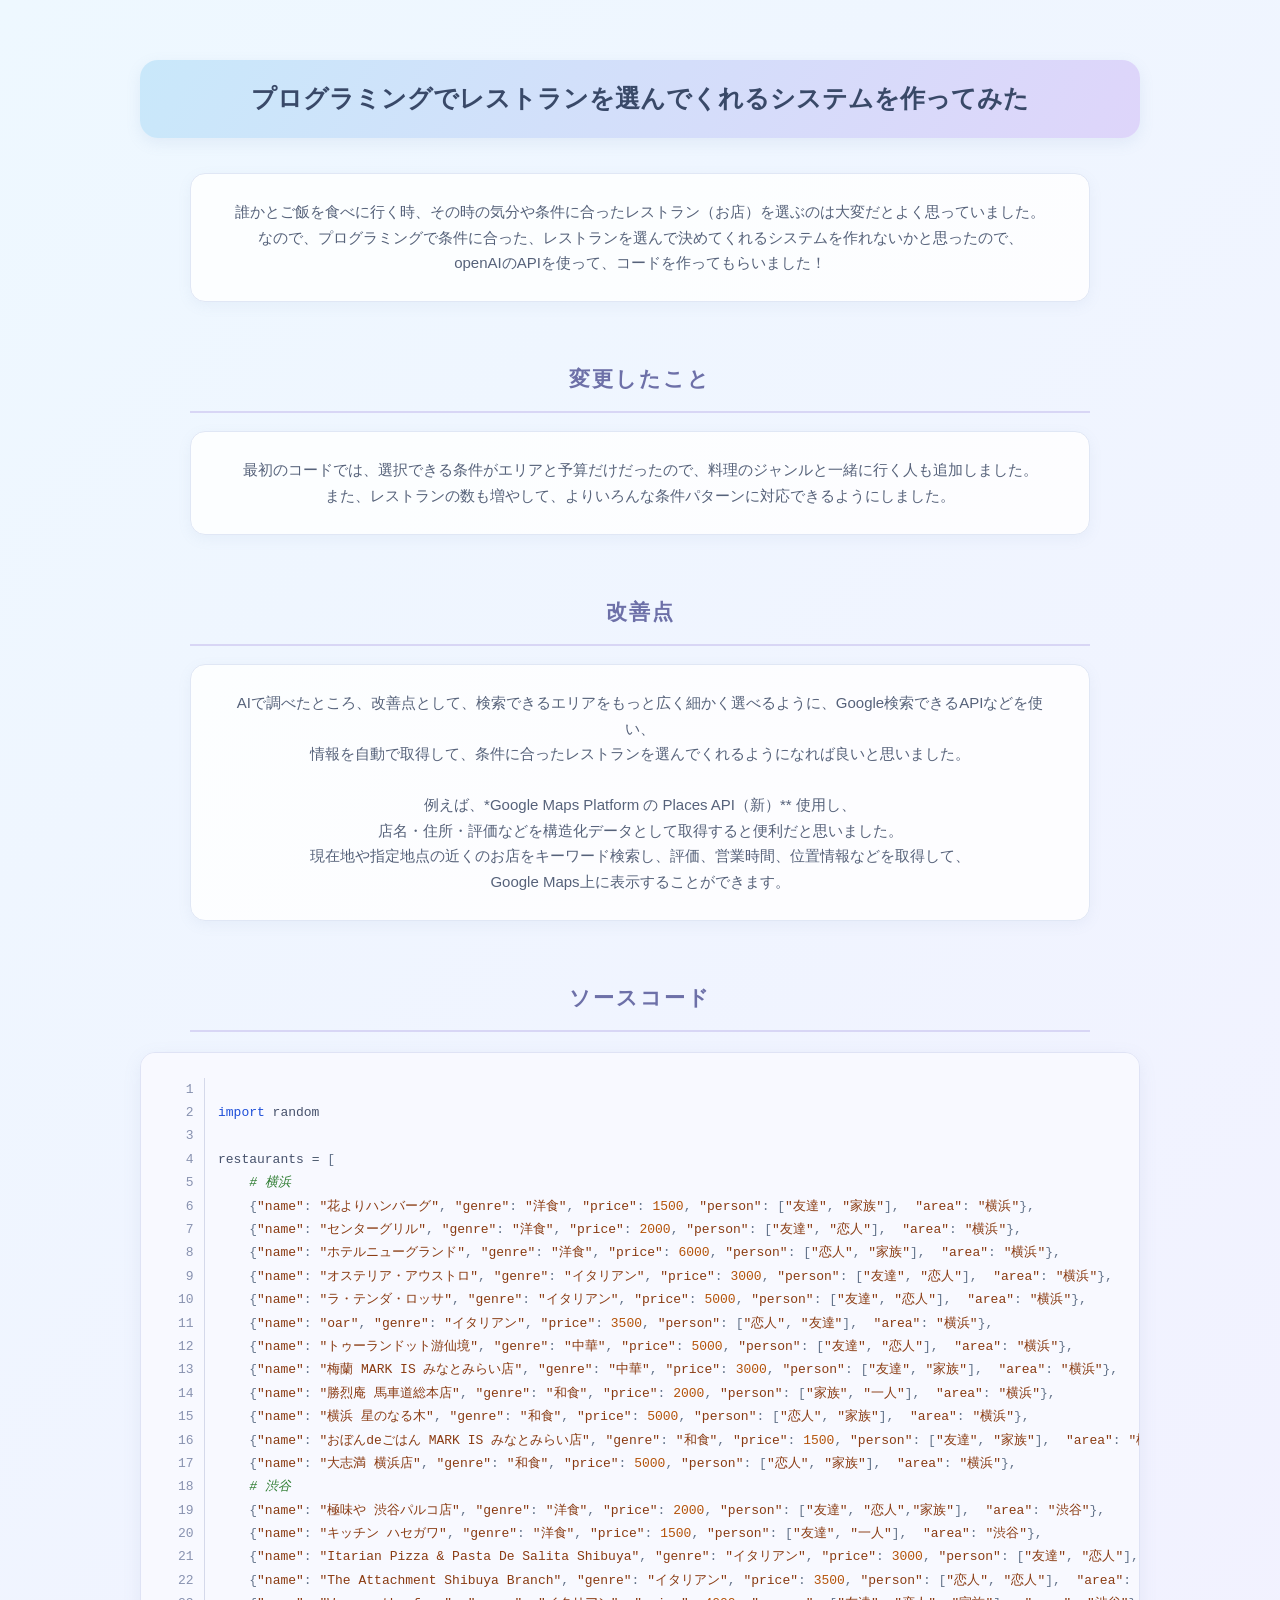
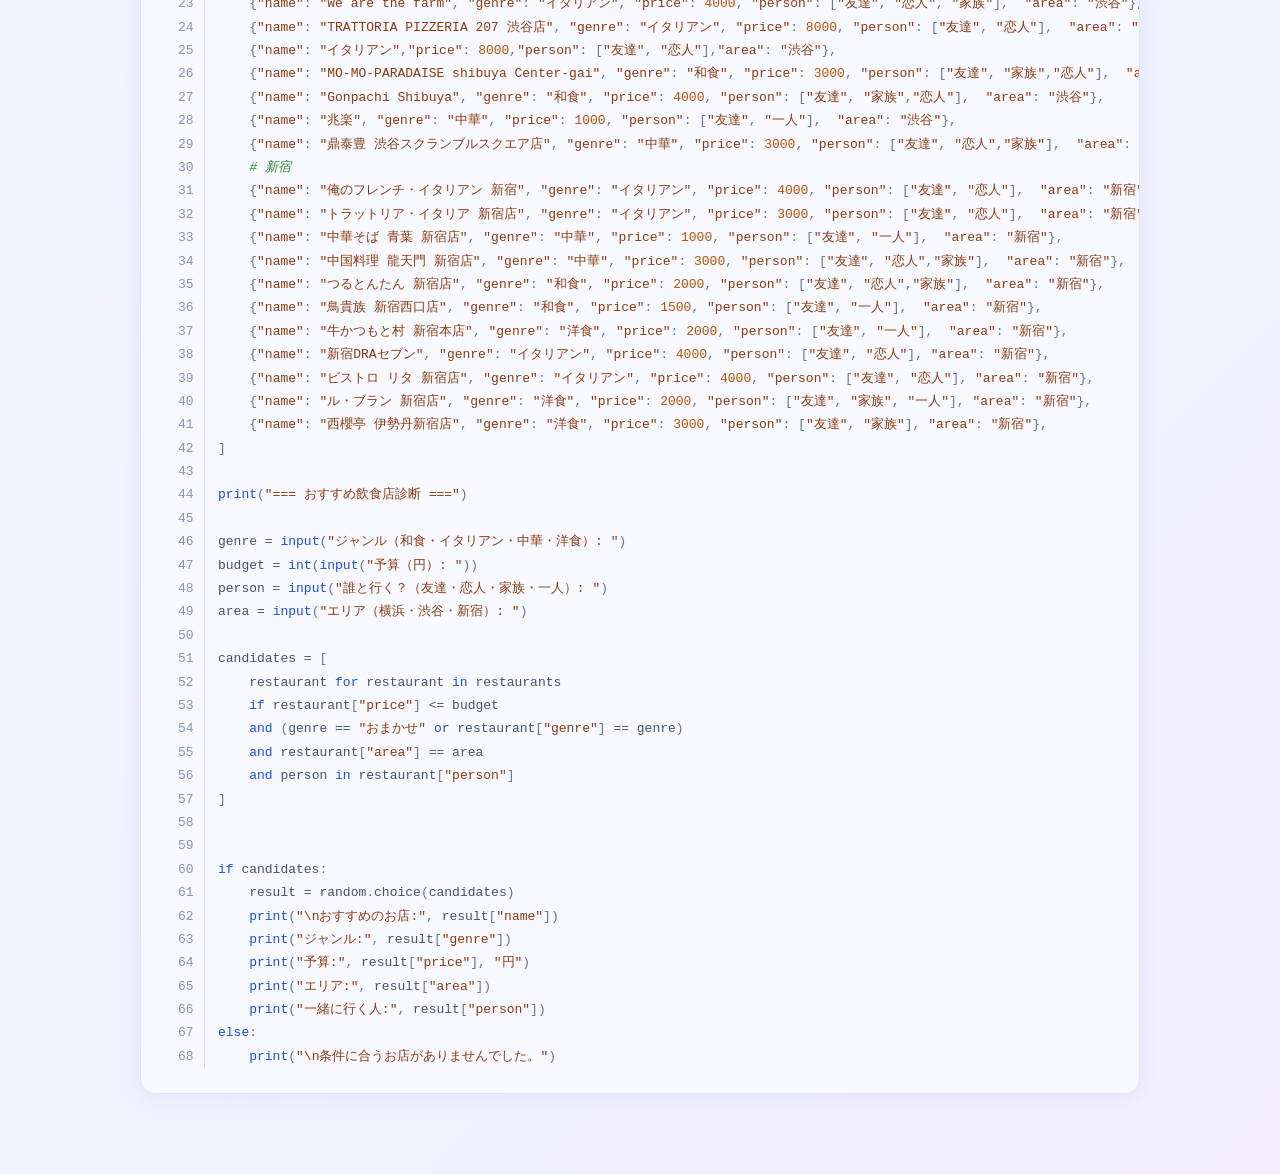
<file: de12/5.html>
<!DOCTYPE html>
<html lang="jp">
<head>
    <title>えいみ プログラミング</title>
    <link rel="stylesheet" href="./css/stylepro.css">
    
</head>
<body>

<h2>プログラミングでレストランを選んでくれるシステムを作ってみた</h2>

<div>
誰かとご飯を食べに行く時、その時の気分や条件に合ったレストラン（お店）を選ぶのは大変だとよく思っていました。<br>
なので、プログラミングで条件に合った、レストランを選んで決めてくれるシステムを作れないかと思ったので、<br>
openAIのAPIを使って、コードを作ってもらいました！<br><br>
</div>

<h3>変更したこと</h3>

<div>
最初のコードでは、選択できる条件がエリアと予算だけだったので、料理のジャンルと一緒に行く人も追加しました。<br>
また、レストランの数も増やして、よりいろんな条件パターンに対応できるようにしました。<br><br>
</div>

<h3>改善点</h3>

<div>
AIで調べたところ、改善点として、検索できるエリアをもっと広く細かく選べるように、Google検索できるAPIなどを使い、<br>
情報を自動で取得して、条件に合ったレストランを選んでくれるようになれば良いと思いました。<br><br>
例えば、*Google Maps Platform の Places API（新）** 使用し、<br>
店名・住所・評価などを構造化データとして取得すると便利だと思いました。<br>
現在地や指定地点の近くのお店をキーワード検索し、評価、営業時間、位置情報などを取得して、<br>
Google Maps上に表示することができます。<br><br>
</div>

<h3>ソースコード</h3>

<pre style="background:#EEF0FA;color:#101828;font-family:ui-monospace, SFMono-Regular, Menlo, Consolas, 'Courier New', monospace;font-size:13px;line-height:1.7;padding:16px 18px;margin:0;border-radius:4px;overflow-x:auto;white-space:pre;tab-size:4;-moz-tab-size:4;"><code style="font-family:inherit;background:none;padding:0;"><span style="display:inline-block;width:3em;margin-right:1em;padding-right:0.8em;text-align:right;color:#8892b0;border-right:1px solid #d5d9ea;user-select:none;-webkit-user-select:none;">1</span>
<span style="display:inline-block;width:3em;margin-right:1em;padding-right:0.8em;text-align:right;color:#8892b0;border-right:1px solid #d5d9ea;user-select:none;-webkit-user-select:none;">2</span><span style="color:#1d4ed8;">import</span> random
<span style="display:inline-block;width:3em;margin-right:1em;padding-right:0.8em;text-align:right;color:#8892b0;border-right:1px solid #d5d9ea;user-select:none;-webkit-user-select:none;">3</span>
<span style="display:inline-block;width:3em;margin-right:1em;padding-right:0.8em;text-align:right;color:#8892b0;border-right:1px solid #d5d9ea;user-select:none;-webkit-user-select:none;">4</span>restaurants <span style="color:#475569;">=</span> <span style="color:#64748b;">[</span>
<span style="display:inline-block;width:3em;margin-right:1em;padding-right:0.8em;text-align:right;color:#8892b0;border-right:1px solid #d5d9ea;user-select:none;-webkit-user-select:none;">5</span>    <span style="color:#2f7d32;font-style:italic;"># 横浜</span>
<span style="display:inline-block;width:3em;margin-right:1em;padding-right:0.8em;text-align:right;color:#8892b0;border-right:1px solid #d5d9ea;user-select:none;-webkit-user-select:none;">6</span>    <span style="color:#64748b;">{</span><span style="color:#8a3b12;">"name"</span><span style="color:#64748b;">:</span> <span style="color:#8a3b12;">"花よりハンバーグ"</span><span style="color:#64748b;">,</span> <span style="color:#8a3b12;">"genre"</span><span style="color:#64748b;">:</span> <span style="color:#8a3b12;">"洋食"</span><span style="color:#64748b;">,</span> <span style="color:#8a3b12;">"price"</span><span style="color:#64748b;">:</span> <span style="color:#b45309;">1500</span><span style="color:#64748b;">,</span> <span style="color:#8a3b12;">"person"</span><span style="color:#64748b;">:</span> <span style="color:#64748b;">[</span><span style="color:#8a3b12;">"友達"</span><span style="color:#64748b;">,</span> <span style="color:#8a3b12;">"家族"</span><span style="color:#64748b;">]</span><span style="color:#64748b;">,</span>  <span style="color:#8a3b12;">"area"</span><span style="color:#64748b;">:</span> <span style="color:#8a3b12;">"横浜"</span><span style="color:#64748b;">}</span><span style="color:#64748b;">,</span>
<span style="display:inline-block;width:3em;margin-right:1em;padding-right:0.8em;text-align:right;color:#8892b0;border-right:1px solid #d5d9ea;user-select:none;-webkit-user-select:none;">7</span>    <span style="color:#64748b;">{</span><span style="color:#8a3b12;">"name"</span><span style="color:#64748b;">:</span> <span style="color:#8a3b12;">"センターグリル"</span><span style="color:#64748b;">,</span> <span style="color:#8a3b12;">"genre"</span><span style="color:#64748b;">:</span> <span style="color:#8a3b12;">"洋食"</span><span style="color:#64748b;">,</span> <span style="color:#8a3b12;">"price"</span><span style="color:#64748b;">:</span> <span style="color:#b45309;">2000</span><span style="color:#64748b;">,</span> <span style="color:#8a3b12;">"person"</span><span style="color:#64748b;">:</span> <span style="color:#64748b;">[</span><span style="color:#8a3b12;">"友達"</span><span style="color:#64748b;">,</span> <span style="color:#8a3b12;">"恋人"</span><span style="color:#64748b;">]</span><span style="color:#64748b;">,</span>  <span style="color:#8a3b12;">"area"</span><span style="color:#64748b;">:</span> <span style="color:#8a3b12;">"横浜"</span><span style="color:#64748b;">}</span><span style="color:#64748b;">,</span>
<span style="display:inline-block;width:3em;margin-right:1em;padding-right:0.8em;text-align:right;color:#8892b0;border-right:1px solid #d5d9ea;user-select:none;-webkit-user-select:none;">8</span>    <span style="color:#64748b;">{</span><span style="color:#8a3b12;">"name"</span><span style="color:#64748b;">:</span> <span style="color:#8a3b12;">"ホテルニューグランド"</span><span style="color:#64748b;">,</span> <span style="color:#8a3b12;">"genre"</span><span style="color:#64748b;">:</span> <span style="color:#8a3b12;">"洋食"</span><span style="color:#64748b;">,</span> <span style="color:#8a3b12;">"price"</span><span style="color:#64748b;">:</span> <span style="color:#b45309;">6000</span><span style="color:#64748b;">,</span> <span style="color:#8a3b12;">"person"</span><span style="color:#64748b;">:</span> <span style="color:#64748b;">[</span><span style="color:#8a3b12;">"恋人"</span><span style="color:#64748b;">,</span> <span style="color:#8a3b12;">"家族"</span><span style="color:#64748b;">]</span><span style="color:#64748b;">,</span>  <span style="color:#8a3b12;">"area"</span><span style="color:#64748b;">:</span> <span style="color:#8a3b12;">"横浜"</span><span style="color:#64748b;">}</span><span style="color:#64748b;">,</span>
<span style="display:inline-block;width:3em;margin-right:1em;padding-right:0.8em;text-align:right;color:#8892b0;border-right:1px solid #d5d9ea;user-select:none;-webkit-user-select:none;">9</span>    <span style="color:#64748b;">{</span><span style="color:#8a3b12;">"name"</span><span style="color:#64748b;">:</span> <span style="color:#8a3b12;">"オステリア・アウストロ"</span><span style="color:#64748b;">,</span> <span style="color:#8a3b12;">"genre"</span><span style="color:#64748b;">:</span> <span style="color:#8a3b12;">"イタリアン"</span><span style="color:#64748b;">,</span> <span style="color:#8a3b12;">"price"</span><span style="color:#64748b;">:</span> <span style="color:#b45309;">3000</span><span style="color:#64748b;">,</span> <span style="color:#8a3b12;">"person"</span><span style="color:#64748b;">:</span> <span style="color:#64748b;">[</span><span style="color:#8a3b12;">"友達"</span><span style="color:#64748b;">,</span> <span style="color:#8a3b12;">"恋人"</span><span style="color:#64748b;">]</span><span style="color:#64748b;">,</span>  <span style="color:#8a3b12;">"area"</span><span style="color:#64748b;">:</span> <span style="color:#8a3b12;">"横浜"</span><span style="color:#64748b;">}</span><span style="color:#64748b;">,</span>
<span style="display:inline-block;width:3em;margin-right:1em;padding-right:0.8em;text-align:right;color:#8892b0;border-right:1px solid #d5d9ea;user-select:none;-webkit-user-select:none;">10</span>    <span style="color:#64748b;">{</span><span style="color:#8a3b12;">"name"</span><span style="color:#64748b;">:</span> <span style="color:#8a3b12;">"ラ・テンダ・ロッサ"</span><span style="color:#64748b;">,</span> <span style="color:#8a3b12;">"genre"</span><span style="color:#64748b;">:</span> <span style="color:#8a3b12;">"イタリアン"</span><span style="color:#64748b;">,</span> <span style="color:#8a3b12;">"price"</span><span style="color:#64748b;">:</span> <span style="color:#b45309;">5000</span><span style="color:#64748b;">,</span> <span style="color:#8a3b12;">"person"</span><span style="color:#64748b;">:</span> <span style="color:#64748b;">[</span><span style="color:#8a3b12;">"友達"</span><span style="color:#64748b;">,</span> <span style="color:#8a3b12;">"恋人"</span><span style="color:#64748b;">]</span><span style="color:#64748b;">,</span>  <span style="color:#8a3b12;">"area"</span><span style="color:#64748b;">:</span> <span style="color:#8a3b12;">"横浜"</span><span style="color:#64748b;">}</span><span style="color:#64748b;">,</span>
<span style="display:inline-block;width:3em;margin-right:1em;padding-right:0.8em;text-align:right;color:#8892b0;border-right:1px solid #d5d9ea;user-select:none;-webkit-user-select:none;">11</span>    <span style="color:#64748b;">{</span><span style="color:#8a3b12;">"name"</span><span style="color:#64748b;">:</span> <span style="color:#8a3b12;">"oar"</span><span style="color:#64748b;">,</span> <span style="color:#8a3b12;">"genre"</span><span style="color:#64748b;">:</span> <span style="color:#8a3b12;">"イタリアン"</span><span style="color:#64748b;">,</span> <span style="color:#8a3b12;">"price"</span><span style="color:#64748b;">:</span> <span style="color:#b45309;">3500</span><span style="color:#64748b;">,</span> <span style="color:#8a3b12;">"person"</span><span style="color:#64748b;">:</span> <span style="color:#64748b;">[</span><span style="color:#8a3b12;">"恋人"</span><span style="color:#64748b;">,</span> <span style="color:#8a3b12;">"友達"</span><span style="color:#64748b;">]</span><span style="color:#64748b;">,</span>  <span style="color:#8a3b12;">"area"</span><span style="color:#64748b;">:</span> <span style="color:#8a3b12;">"横浜"</span><span style="color:#64748b;">}</span><span style="color:#64748b;">,</span>
<span style="display:inline-block;width:3em;margin-right:1em;padding-right:0.8em;text-align:right;color:#8892b0;border-right:1px solid #d5d9ea;user-select:none;-webkit-user-select:none;">12</span>    <span style="color:#64748b;">{</span><span style="color:#8a3b12;">"name"</span><span style="color:#64748b;">:</span> <span style="color:#8a3b12;">"トゥーランドット游仙境"</span><span style="color:#64748b;">,</span> <span style="color:#8a3b12;">"genre"</span><span style="color:#64748b;">:</span> <span style="color:#8a3b12;">"中華"</span><span style="color:#64748b;">,</span> <span style="color:#8a3b12;">"price"</span><span style="color:#64748b;">:</span> <span style="color:#b45309;">5000</span><span style="color:#64748b;">,</span> <span style="color:#8a3b12;">"person"</span><span style="color:#64748b;">:</span> <span style="color:#64748b;">[</span><span style="color:#8a3b12;">"友達"</span><span style="color:#64748b;">,</span> <span style="color:#8a3b12;">"恋人"</span><span style="color:#64748b;">]</span><span style="color:#64748b;">,</span>  <span style="color:#8a3b12;">"area"</span><span style="color:#64748b;">:</span> <span style="color:#8a3b12;">"横浜"</span><span style="color:#64748b;">}</span><span style="color:#64748b;">,</span>
<span style="display:inline-block;width:3em;margin-right:1em;padding-right:0.8em;text-align:right;color:#8892b0;border-right:1px solid #d5d9ea;user-select:none;-webkit-user-select:none;">13</span>    <span style="color:#64748b;">{</span><span style="color:#8a3b12;">"name"</span><span style="color:#64748b;">:</span> <span style="color:#8a3b12;">"梅蘭 MARK IS みなとみらい店"</span><span style="color:#64748b;">,</span> <span style="color:#8a3b12;">"genre"</span><span style="color:#64748b;">:</span> <span style="color:#8a3b12;">"中華"</span><span style="color:#64748b;">,</span> <span style="color:#8a3b12;">"price"</span><span style="color:#64748b;">:</span> <span style="color:#b45309;">3000</span><span style="color:#64748b;">,</span> <span style="color:#8a3b12;">"person"</span><span style="color:#64748b;">:</span> <span style="color:#64748b;">[</span><span style="color:#8a3b12;">"友達"</span><span style="color:#64748b;">,</span> <span style="color:#8a3b12;">"家族"</span><span style="color:#64748b;">]</span><span style="color:#64748b;">,</span>  <span style="color:#8a3b12;">"area"</span><span style="color:#64748b;">:</span> <span style="color:#8a3b12;">"横浜"</span><span style="color:#64748b;">}</span><span style="color:#64748b;">,</span>
<span style="display:inline-block;width:3em;margin-right:1em;padding-right:0.8em;text-align:right;color:#8892b0;border-right:1px solid #d5d9ea;user-select:none;-webkit-user-select:none;">14</span>    <span style="color:#64748b;">{</span><span style="color:#8a3b12;">"name"</span><span style="color:#64748b;">:</span> <span style="color:#8a3b12;">"勝烈庵 馬車道総本店"</span><span style="color:#64748b;">,</span> <span style="color:#8a3b12;">"genre"</span><span style="color:#64748b;">:</span> <span style="color:#8a3b12;">"和食"</span><span style="color:#64748b;">,</span> <span style="color:#8a3b12;">"price"</span><span style="color:#64748b;">:</span> <span style="color:#b45309;">2000</span><span style="color:#64748b;">,</span> <span style="color:#8a3b12;">"person"</span><span style="color:#64748b;">:</span> <span style="color:#64748b;">[</span><span style="color:#8a3b12;">"家族"</span><span style="color:#64748b;">,</span> <span style="color:#8a3b12;">"一人"</span><span style="color:#64748b;">]</span><span style="color:#64748b;">,</span>  <span style="color:#8a3b12;">"area"</span><span style="color:#64748b;">:</span> <span style="color:#8a3b12;">"横浜"</span><span style="color:#64748b;">}</span><span style="color:#64748b;">,</span>
<span style="display:inline-block;width:3em;margin-right:1em;padding-right:0.8em;text-align:right;color:#8892b0;border-right:1px solid #d5d9ea;user-select:none;-webkit-user-select:none;">15</span>    <span style="color:#64748b;">{</span><span style="color:#8a3b12;">"name"</span><span style="color:#64748b;">:</span> <span style="color:#8a3b12;">"横浜 星のなる木"</span><span style="color:#64748b;">,</span> <span style="color:#8a3b12;">"genre"</span><span style="color:#64748b;">:</span> <span style="color:#8a3b12;">"和食"</span><span style="color:#64748b;">,</span> <span style="color:#8a3b12;">"price"</span><span style="color:#64748b;">:</span> <span style="color:#b45309;">5000</span><span style="color:#64748b;">,</span> <span style="color:#8a3b12;">"person"</span><span style="color:#64748b;">:</span> <span style="color:#64748b;">[</span><span style="color:#8a3b12;">"恋人"</span><span style="color:#64748b;">,</span> <span style="color:#8a3b12;">"家族"</span><span style="color:#64748b;">]</span><span style="color:#64748b;">,</span>  <span style="color:#8a3b12;">"area"</span><span style="color:#64748b;">:</span> <span style="color:#8a3b12;">"横浜"</span><span style="color:#64748b;">}</span><span style="color:#64748b;">,</span>
<span style="display:inline-block;width:3em;margin-right:1em;padding-right:0.8em;text-align:right;color:#8892b0;border-right:1px solid #d5d9ea;user-select:none;-webkit-user-select:none;">16</span>    <span style="color:#64748b;">{</span><span style="color:#8a3b12;">"name"</span><span style="color:#64748b;">:</span> <span style="color:#8a3b12;">"おぼんdeごはん MARK IS みなとみらい店"</span><span style="color:#64748b;">,</span> <span style="color:#8a3b12;">"genre"</span><span style="color:#64748b;">:</span> <span style="color:#8a3b12;">"和食"</span><span style="color:#64748b;">,</span> <span style="color:#8a3b12;">"price"</span><span style="color:#64748b;">:</span> <span style="color:#b45309;">1500</span><span style="color:#64748b;">,</span> <span style="color:#8a3b12;">"person"</span><span style="color:#64748b;">:</span> <span style="color:#64748b;">[</span><span style="color:#8a3b12;">"友達"</span><span style="color:#64748b;">,</span> <span style="color:#8a3b12;">"家族"</span><span style="color:#64748b;">]</span><span style="color:#64748b;">,</span>  <span style="color:#8a3b12;">"area"</span><span style="color:#64748b;">:</span> <span style="color:#8a3b12;">"横浜"</span><span style="color:#64748b;">}</span><span style="color:#64748b;">,</span>
<span style="display:inline-block;width:3em;margin-right:1em;padding-right:0.8em;text-align:right;color:#8892b0;border-right:1px solid #d5d9ea;user-select:none;-webkit-user-select:none;">17</span>    <span style="color:#64748b;">{</span><span style="color:#8a3b12;">"name"</span><span style="color:#64748b;">:</span> <span style="color:#8a3b12;">"大志満 横浜店"</span><span style="color:#64748b;">,</span> <span style="color:#8a3b12;">"genre"</span><span style="color:#64748b;">:</span> <span style="color:#8a3b12;">"和食"</span><span style="color:#64748b;">,</span> <span style="color:#8a3b12;">"price"</span><span style="color:#64748b;">:</span> <span style="color:#b45309;">5000</span><span style="color:#64748b;">,</span> <span style="color:#8a3b12;">"person"</span><span style="color:#64748b;">:</span> <span style="color:#64748b;">[</span><span style="color:#8a3b12;">"恋人"</span><span style="color:#64748b;">,</span> <span style="color:#8a3b12;">"家族"</span><span style="color:#64748b;">]</span><span style="color:#64748b;">,</span>  <span style="color:#8a3b12;">"area"</span><span style="color:#64748b;">:</span> <span style="color:#8a3b12;">"横浜"</span><span style="color:#64748b;">}</span><span style="color:#64748b;">,</span>
<span style="display:inline-block;width:3em;margin-right:1em;padding-right:0.8em;text-align:right;color:#8892b0;border-right:1px solid #d5d9ea;user-select:none;-webkit-user-select:none;">18</span>    <span style="color:#2f7d32;font-style:italic;"># 渋谷</span>
<span style="display:inline-block;width:3em;margin-right:1em;padding-right:0.8em;text-align:right;color:#8892b0;border-right:1px solid #d5d9ea;user-select:none;-webkit-user-select:none;">19</span>    <span style="color:#64748b;">{</span><span style="color:#8a3b12;">"name"</span><span style="color:#64748b;">:</span> <span style="color:#8a3b12;">"極味や 渋谷パルコ店"</span><span style="color:#64748b;">,</span> <span style="color:#8a3b12;">"genre"</span><span style="color:#64748b;">:</span> <span style="color:#8a3b12;">"洋食"</span><span style="color:#64748b;">,</span> <span style="color:#8a3b12;">"price"</span><span style="color:#64748b;">:</span> <span style="color:#b45309;">2000</span><span style="color:#64748b;">,</span> <span style="color:#8a3b12;">"person"</span><span style="color:#64748b;">:</span> <span style="color:#64748b;">[</span><span style="color:#8a3b12;">"友達"</span><span style="color:#64748b;">,</span> <span style="color:#8a3b12;">"恋人"</span><span style="color:#64748b;">,</span><span style="color:#8a3b12;">"家族"</span><span style="color:#64748b;">]</span><span style="color:#64748b;">,</span>  <span style="color:#8a3b12;">"area"</span><span style="color:#64748b;">:</span> <span style="color:#8a3b12;">"渋谷"</span><span style="color:#64748b;">}</span><span style="color:#64748b;">,</span>
<span style="display:inline-block;width:3em;margin-right:1em;padding-right:0.8em;text-align:right;color:#8892b0;border-right:1px solid #d5d9ea;user-select:none;-webkit-user-select:none;">20</span>    <span style="color:#64748b;">{</span><span style="color:#8a3b12;">"name"</span><span style="color:#64748b;">:</span> <span style="color:#8a3b12;">"キッチン ハセガワ"</span><span style="color:#64748b;">,</span> <span style="color:#8a3b12;">"genre"</span><span style="color:#64748b;">:</span> <span style="color:#8a3b12;">"洋食"</span><span style="color:#64748b;">,</span> <span style="color:#8a3b12;">"price"</span><span style="color:#64748b;">:</span> <span style="color:#b45309;">1500</span><span style="color:#64748b;">,</span> <span style="color:#8a3b12;">"person"</span><span style="color:#64748b;">:</span> <span style="color:#64748b;">[</span><span style="color:#8a3b12;">"友達"</span><span style="color:#64748b;">,</span> <span style="color:#8a3b12;">"一人"</span><span style="color:#64748b;">]</span><span style="color:#64748b;">,</span>  <span style="color:#8a3b12;">"area"</span><span style="color:#64748b;">:</span> <span style="color:#8a3b12;">"渋谷"</span><span style="color:#64748b;">}</span><span style="color:#64748b;">,</span>
<span style="display:inline-block;width:3em;margin-right:1em;padding-right:0.8em;text-align:right;color:#8892b0;border-right:1px solid #d5d9ea;user-select:none;-webkit-user-select:none;">21</span>    <span style="color:#64748b;">{</span><span style="color:#8a3b12;">"name"</span><span style="color:#64748b;">:</span> <span style="color:#8a3b12;">"Itarian Pizza &amp; Pasta De Salita Shibuya"</span><span style="color:#64748b;">,</span> <span style="color:#8a3b12;">"genre"</span><span style="color:#64748b;">:</span> <span style="color:#8a3b12;">"イタリアン"</span><span style="color:#64748b;">,</span> <span style="color:#8a3b12;">"price"</span><span style="color:#64748b;">:</span> <span style="color:#b45309;">3000</span><span style="color:#64748b;">,</span> <span style="color:#8a3b12;">"person"</span><span style="color:#64748b;">:</span> <span style="color:#64748b;">[</span><span style="color:#8a3b12;">"友達"</span><span style="color:#64748b;">,</span> <span style="color:#8a3b12;">"恋人"</span><span style="color:#64748b;">]</span><span style="color:#64748b;">,</span>  <span style="color:#8a3b12;">"area"</span><span style="color:#64748b;">:</span> <span style="color:#8a3b12;">"渋谷"</span><span style="color:#64748b;">}</span><span style="color:#64748b;">,</span>
<span style="display:inline-block;width:3em;margin-right:1em;padding-right:0.8em;text-align:right;color:#8892b0;border-right:1px solid #d5d9ea;user-select:none;-webkit-user-select:none;">22</span>    <span style="color:#64748b;">{</span><span style="color:#8a3b12;">"name"</span><span style="color:#64748b;">:</span> <span style="color:#8a3b12;">"The Attachment Shibuya Branch"</span><span style="color:#64748b;">,</span> <span style="color:#8a3b12;">"genre"</span><span style="color:#64748b;">:</span> <span style="color:#8a3b12;">"イタリアン"</span><span style="color:#64748b;">,</span> <span style="color:#8a3b12;">"price"</span><span style="color:#64748b;">:</span> <span style="color:#b45309;">3500</span><span style="color:#64748b;">,</span> <span style="color:#8a3b12;">"person"</span><span style="color:#64748b;">:</span> <span style="color:#64748b;">[</span><span style="color:#8a3b12;">"恋人"</span><span style="color:#64748b;">,</span> <span style="color:#8a3b12;">"恋人"</span><span style="color:#64748b;">]</span><span style="color:#64748b;">,</span>  <span style="color:#8a3b12;">"area"</span><span style="color:#64748b;">:</span> <span style="color:#8a3b12;">"渋谷"</span><span style="color:#64748b;">}</span><span style="color:#64748b;">,</span>
<span style="display:inline-block;width:3em;margin-right:1em;padding-right:0.8em;text-align:right;color:#8892b0;border-right:1px solid #d5d9ea;user-select:none;-webkit-user-select:none;">23</span>    <span style="color:#64748b;">{</span><span style="color:#8a3b12;">"name"</span><span style="color:#64748b;">:</span> <span style="color:#8a3b12;">"We are the farm"</span><span style="color:#64748b;">,</span> <span style="color:#8a3b12;">"genre"</span><span style="color:#64748b;">:</span> <span style="color:#8a3b12;">"イタリアン"</span><span style="color:#64748b;">,</span> <span style="color:#8a3b12;">"price"</span><span style="color:#64748b;">:</span> <span style="color:#b45309;">4000</span><span style="color:#64748b;">,</span> <span style="color:#8a3b12;">"person"</span><span style="color:#64748b;">:</span> <span style="color:#64748b;">[</span><span style="color:#8a3b12;">"友達"</span><span style="color:#64748b;">,</span> <span style="color:#8a3b12;">"恋人"</span><span style="color:#64748b;">,</span> <span style="color:#8a3b12;">"家族"</span><span style="color:#64748b;">]</span><span style="color:#64748b;">,</span>  <span style="color:#8a3b12;">"area"</span><span style="color:#64748b;">:</span> <span style="color:#8a3b12;">"渋谷"</span><span style="color:#64748b;">}</span><span style="color:#64748b;">,</span>
<span style="display:inline-block;width:3em;margin-right:1em;padding-right:0.8em;text-align:right;color:#8892b0;border-right:1px solid #d5d9ea;user-select:none;-webkit-user-select:none;">24</span>    <span style="color:#64748b;">{</span><span style="color:#8a3b12;">"name"</span><span style="color:#64748b;">:</span> <span style="color:#8a3b12;">"TRATTORIA PIZZERIA 207 渋谷店"</span><span style="color:#64748b;">,</span> <span style="color:#8a3b12;">"genre"</span><span style="color:#64748b;">:</span> <span style="color:#8a3b12;">"イタリアン"</span><span style="color:#64748b;">,</span> <span style="color:#8a3b12;">"price"</span><span style="color:#64748b;">:</span> <span style="color:#b45309;">8000</span><span style="color:#64748b;">,</span> <span style="color:#8a3b12;">"person"</span><span style="color:#64748b;">:</span> <span style="color:#64748b;">[</span><span style="color:#8a3b12;">"友達"</span><span style="color:#64748b;">,</span> <span style="color:#8a3b12;">"恋人"</span><span style="color:#64748b;">]</span><span style="color:#64748b;">,</span>  <span style="color:#8a3b12;">"area"</span><span style="color:#64748b;">:</span> <span style="color:#8a3b12;">"渋谷"</span><span style="color:#64748b;">}</span><span style="color:#64748b;">,</span>
<span style="display:inline-block;width:3em;margin-right:1em;padding-right:0.8em;text-align:right;color:#8892b0;border-right:1px solid #d5d9ea;user-select:none;-webkit-user-select:none;">25</span>    <span style="color:#64748b;">{</span><span style="color:#8a3b12;">"name"</span><span style="color:#64748b;">:</span> <span style="color:#8a3b12;">"イタリアン"</span><span style="color:#64748b;">,</span><span style="color:#8a3b12;">"price"</span><span style="color:#64748b;">:</span> <span style="color:#b45309;">8000</span><span style="color:#64748b;">,</span><span style="color:#8a3b12;">"person"</span><span style="color:#64748b;">:</span> <span style="color:#64748b;">[</span><span style="color:#8a3b12;">"友達"</span><span style="color:#64748b;">,</span> <span style="color:#8a3b12;">"恋人"</span><span style="color:#64748b;">]</span><span style="color:#64748b;">,</span><span style="color:#8a3b12;">"area"</span><span style="color:#64748b;">:</span> <span style="color:#8a3b12;">"渋谷"</span><span style="color:#64748b;">}</span><span style="color:#64748b;">,</span>
<span style="display:inline-block;width:3em;margin-right:1em;padding-right:0.8em;text-align:right;color:#8892b0;border-right:1px solid #d5d9ea;user-select:none;-webkit-user-select:none;">26</span>    <span style="color:#64748b;">{</span><span style="color:#8a3b12;">"name"</span><span style="color:#64748b;">:</span> <span style="color:#8a3b12;">"MO-MO-PARADAISE shibuya Center-gai"</span><span style="color:#64748b;">,</span> <span style="color:#8a3b12;">"genre"</span><span style="color:#64748b;">:</span> <span style="color:#8a3b12;">"和食"</span><span style="color:#64748b;">,</span> <span style="color:#8a3b12;">"price"</span><span style="color:#64748b;">:</span> <span style="color:#b45309;">3000</span><span style="color:#64748b;">,</span> <span style="color:#8a3b12;">"person"</span><span style="color:#64748b;">:</span> <span style="color:#64748b;">[</span><span style="color:#8a3b12;">"友達"</span><span style="color:#64748b;">,</span> <span style="color:#8a3b12;">"家族"</span><span style="color:#64748b;">,</span><span style="color:#8a3b12;">"恋人"</span><span style="color:#64748b;">]</span><span style="color:#64748b;">,</span>  <span style="color:#8a3b12;">"area"</span><span style="color:#64748b;">:</span> <span style="color:#8a3b12;">"渋谷"</span><span style="color:#64748b;">}</span><span style="color:#64748b;">,</span>
<span style="display:inline-block;width:3em;margin-right:1em;padding-right:0.8em;text-align:right;color:#8892b0;border-right:1px solid #d5d9ea;user-select:none;-webkit-user-select:none;">27</span>    <span style="color:#64748b;">{</span><span style="color:#8a3b12;">"name"</span><span style="color:#64748b;">:</span> <span style="color:#8a3b12;">"Gonpachi Shibuya"</span><span style="color:#64748b;">,</span> <span style="color:#8a3b12;">"genre"</span><span style="color:#64748b;">:</span> <span style="color:#8a3b12;">"和食"</span><span style="color:#64748b;">,</span> <span style="color:#8a3b12;">"price"</span><span style="color:#64748b;">:</span> <span style="color:#b45309;">4000</span><span style="color:#64748b;">,</span> <span style="color:#8a3b12;">"person"</span><span style="color:#64748b;">:</span> <span style="color:#64748b;">[</span><span style="color:#8a3b12;">"友達"</span><span style="color:#64748b;">,</span> <span style="color:#8a3b12;">"家族"</span><span style="color:#64748b;">,</span><span style="color:#8a3b12;">"恋人"</span><span style="color:#64748b;">]</span><span style="color:#64748b;">,</span>  <span style="color:#8a3b12;">"area"</span><span style="color:#64748b;">:</span> <span style="color:#8a3b12;">"渋谷"</span><span style="color:#64748b;">}</span><span style="color:#64748b;">,</span>
<span style="display:inline-block;width:3em;margin-right:1em;padding-right:0.8em;text-align:right;color:#8892b0;border-right:1px solid #d5d9ea;user-select:none;-webkit-user-select:none;">28</span>    <span style="color:#64748b;">{</span><span style="color:#8a3b12;">"name"</span><span style="color:#64748b;">:</span> <span style="color:#8a3b12;">"兆楽"</span><span style="color:#64748b;">,</span> <span style="color:#8a3b12;">"genre"</span><span style="color:#64748b;">:</span> <span style="color:#8a3b12;">"中華"</span><span style="color:#64748b;">,</span> <span style="color:#8a3b12;">"price"</span><span style="color:#64748b;">:</span> <span style="color:#b45309;">1000</span><span style="color:#64748b;">,</span> <span style="color:#8a3b12;">"person"</span><span style="color:#64748b;">:</span> <span style="color:#64748b;">[</span><span style="color:#8a3b12;">"友達"</span><span style="color:#64748b;">,</span> <span style="color:#8a3b12;">"一人"</span><span style="color:#64748b;">]</span><span style="color:#64748b;">,</span>  <span style="color:#8a3b12;">"area"</span><span style="color:#64748b;">:</span> <span style="color:#8a3b12;">"渋谷"</span><span style="color:#64748b;">}</span><span style="color:#64748b;">,</span>
<span style="display:inline-block;width:3em;margin-right:1em;padding-right:0.8em;text-align:right;color:#8892b0;border-right:1px solid #d5d9ea;user-select:none;-webkit-user-select:none;">29</span>    <span style="color:#64748b;">{</span><span style="color:#8a3b12;">"name"</span><span style="color:#64748b;">:</span> <span style="color:#8a3b12;">"鼎泰豊 渋谷スクランブルスクエア店"</span><span style="color:#64748b;">,</span> <span style="color:#8a3b12;">"genre"</span><span style="color:#64748b;">:</span> <span style="color:#8a3b12;">"中華"</span><span style="color:#64748b;">,</span> <span style="color:#8a3b12;">"price"</span><span style="color:#64748b;">:</span> <span style="color:#b45309;">3000</span><span style="color:#64748b;">,</span> <span style="color:#8a3b12;">"person"</span><span style="color:#64748b;">:</span> <span style="color:#64748b;">[</span><span style="color:#8a3b12;">"友達"</span><span style="color:#64748b;">,</span> <span style="color:#8a3b12;">"恋人"</span><span style="color:#64748b;">,</span><span style="color:#8a3b12;">"家族"</span><span style="color:#64748b;">]</span><span style="color:#64748b;">,</span>  <span style="color:#8a3b12;">"area"</span><span style="color:#64748b;">:</span> <span style="color:#8a3b12;">"渋谷"</span><span style="color:#64748b;">}</span><span style="color:#64748b;">,</span>
<span style="display:inline-block;width:3em;margin-right:1em;padding-right:0.8em;text-align:right;color:#8892b0;border-right:1px solid #d5d9ea;user-select:none;-webkit-user-select:none;">30</span>    <span style="color:#2f7d32;font-style:italic;"># 新宿</span>
<span style="display:inline-block;width:3em;margin-right:1em;padding-right:0.8em;text-align:right;color:#8892b0;border-right:1px solid #d5d9ea;user-select:none;-webkit-user-select:none;">31</span>    <span style="color:#64748b;">{</span><span style="color:#8a3b12;">"name"</span><span style="color:#64748b;">:</span> <span style="color:#8a3b12;">"俺のフレンチ・イタリアン 新宿"</span><span style="color:#64748b;">,</span> <span style="color:#8a3b12;">"genre"</span><span style="color:#64748b;">:</span> <span style="color:#8a3b12;">"イタリアン"</span><span style="color:#64748b;">,</span> <span style="color:#8a3b12;">"price"</span><span style="color:#64748b;">:</span> <span style="color:#b45309;">4000</span><span style="color:#64748b;">,</span> <span style="color:#8a3b12;">"person"</span><span style="color:#64748b;">:</span> <span style="color:#64748b;">[</span><span style="color:#8a3b12;">"友達"</span><span style="color:#64748b;">,</span> <span style="color:#8a3b12;">"恋人"</span><span style="color:#64748b;">]</span><span style="color:#64748b;">,</span>  <span style="color:#8a3b12;">"area"</span><span style="color:#64748b;">:</span> <span style="color:#8a3b12;">"新宿"</span><span style="color:#64748b;">}</span><span style="color:#64748b;">,</span>
<span style="display:inline-block;width:3em;margin-right:1em;padding-right:0.8em;text-align:right;color:#8892b0;border-right:1px solid #d5d9ea;user-select:none;-webkit-user-select:none;">32</span>    <span style="color:#64748b;">{</span><span style="color:#8a3b12;">"name"</span><span style="color:#64748b;">:</span> <span style="color:#8a3b12;">"トラットリア・イタリア 新宿店"</span><span style="color:#64748b;">,</span> <span style="color:#8a3b12;">"genre"</span><span style="color:#64748b;">:</span> <span style="color:#8a3b12;">"イタリアン"</span><span style="color:#64748b;">,</span> <span style="color:#8a3b12;">"price"</span><span style="color:#64748b;">:</span> <span style="color:#b45309;">3000</span><span style="color:#64748b;">,</span> <span style="color:#8a3b12;">"person"</span><span style="color:#64748b;">:</span> <span style="color:#64748b;">[</span><span style="color:#8a3b12;">"友達"</span><span style="color:#64748b;">,</span> <span style="color:#8a3b12;">"恋人"</span><span style="color:#64748b;">]</span><span style="color:#64748b;">,</span>  <span style="color:#8a3b12;">"area"</span><span style="color:#64748b;">:</span> <span style="color:#8a3b12;">"新宿"</span><span style="color:#64748b;">}</span><span style="color:#64748b;">,</span>
<span style="display:inline-block;width:3em;margin-right:1em;padding-right:0.8em;text-align:right;color:#8892b0;border-right:1px solid #d5d9ea;user-select:none;-webkit-user-select:none;">33</span>    <span style="color:#64748b;">{</span><span style="color:#8a3b12;">"name"</span><span style="color:#64748b;">:</span> <span style="color:#8a3b12;">"中華そば 青葉 新宿店"</span><span style="color:#64748b;">,</span> <span style="color:#8a3b12;">"genre"</span><span style="color:#64748b;">:</span> <span style="color:#8a3b12;">"中華"</span><span style="color:#64748b;">,</span> <span style="color:#8a3b12;">"price"</span><span style="color:#64748b;">:</span> <span style="color:#b45309;">1000</span><span style="color:#64748b;">,</span> <span style="color:#8a3b12;">"person"</span><span style="color:#64748b;">:</span> <span style="color:#64748b;">[</span><span style="color:#8a3b12;">"友達"</span><span style="color:#64748b;">,</span> <span style="color:#8a3b12;">"一人"</span><span style="color:#64748b;">]</span><span style="color:#64748b;">,</span>  <span style="color:#8a3b12;">"area"</span><span style="color:#64748b;">:</span> <span style="color:#8a3b12;">"新宿"</span><span style="color:#64748b;">}</span><span style="color:#64748b;">,</span>
<span style="display:inline-block;width:3em;margin-right:1em;padding-right:0.8em;text-align:right;color:#8892b0;border-right:1px solid #d5d9ea;user-select:none;-webkit-user-select:none;">34</span>    <span style="color:#64748b;">{</span><span style="color:#8a3b12;">"name"</span><span style="color:#64748b;">:</span> <span style="color:#8a3b12;">"中国料理 龍天門 新宿店"</span><span style="color:#64748b;">,</span> <span style="color:#8a3b12;">"genre"</span><span style="color:#64748b;">:</span> <span style="color:#8a3b12;">"中華"</span><span style="color:#64748b;">,</span> <span style="color:#8a3b12;">"price"</span><span style="color:#64748b;">:</span> <span style="color:#b45309;">3000</span><span style="color:#64748b;">,</span> <span style="color:#8a3b12;">"person"</span><span style="color:#64748b;">:</span> <span style="color:#64748b;">[</span><span style="color:#8a3b12;">"友達"</span><span style="color:#64748b;">,</span> <span style="color:#8a3b12;">"恋人"</span><span style="color:#64748b;">,</span><span style="color:#8a3b12;">"家族"</span><span style="color:#64748b;">]</span><span style="color:#64748b;">,</span>  <span style="color:#8a3b12;">"area"</span><span style="color:#64748b;">:</span> <span style="color:#8a3b12;">"新宿"</span><span style="color:#64748b;">}</span><span style="color:#64748b;">,</span>
<span style="display:inline-block;width:3em;margin-right:1em;padding-right:0.8em;text-align:right;color:#8892b0;border-right:1px solid #d5d9ea;user-select:none;-webkit-user-select:none;">35</span>    <span style="color:#64748b;">{</span><span style="color:#8a3b12;">"name"</span><span style="color:#64748b;">:</span> <span style="color:#8a3b12;">"つるとんたん 新宿店"</span><span style="color:#64748b;">,</span> <span style="color:#8a3b12;">"genre"</span><span style="color:#64748b;">:</span> <span style="color:#8a3b12;">"和食"</span><span style="color:#64748b;">,</span> <span style="color:#8a3b12;">"price"</span><span style="color:#64748b;">:</span> <span style="color:#b45309;">2000</span><span style="color:#64748b;">,</span> <span style="color:#8a3b12;">"person"</span><span style="color:#64748b;">:</span> <span style="color:#64748b;">[</span><span style="color:#8a3b12;">"友達"</span><span style="color:#64748b;">,</span> <span style="color:#8a3b12;">"恋人"</span><span style="color:#64748b;">,</span><span style="color:#8a3b12;">"家族"</span><span style="color:#64748b;">]</span><span style="color:#64748b;">,</span>  <span style="color:#8a3b12;">"area"</span><span style="color:#64748b;">:</span> <span style="color:#8a3b12;">"新宿"</span><span style="color:#64748b;">}</span><span style="color:#64748b;">,</span>
<span style="display:inline-block;width:3em;margin-right:1em;padding-right:0.8em;text-align:right;color:#8892b0;border-right:1px solid #d5d9ea;user-select:none;-webkit-user-select:none;">36</span>    <span style="color:#64748b;">{</span><span style="color:#8a3b12;">"name"</span><span style="color:#64748b;">:</span> <span style="color:#8a3b12;">"鳥貴族 新宿西口店"</span><span style="color:#64748b;">,</span> <span style="color:#8a3b12;">"genre"</span><span style="color:#64748b;">:</span> <span style="color:#8a3b12;">"和食"</span><span style="color:#64748b;">,</span> <span style="color:#8a3b12;">"price"</span><span style="color:#64748b;">:</span> <span style="color:#b45309;">1500</span><span style="color:#64748b;">,</span> <span style="color:#8a3b12;">"person"</span><span style="color:#64748b;">:</span> <span style="color:#64748b;">[</span><span style="color:#8a3b12;">"友達"</span><span style="color:#64748b;">,</span> <span style="color:#8a3b12;">"一人"</span><span style="color:#64748b;">]</span><span style="color:#64748b;">,</span>  <span style="color:#8a3b12;">"area"</span><span style="color:#64748b;">:</span> <span style="color:#8a3b12;">"新宿"</span><span style="color:#64748b;">}</span><span style="color:#64748b;">,</span>
<span style="display:inline-block;width:3em;margin-right:1em;padding-right:0.8em;text-align:right;color:#8892b0;border-right:1px solid #d5d9ea;user-select:none;-webkit-user-select:none;">37</span>    <span style="color:#64748b;">{</span><span style="color:#8a3b12;">"name"</span><span style="color:#64748b;">:</span> <span style="color:#8a3b12;">"牛かつもと村 新宿本店"</span><span style="color:#64748b;">,</span> <span style="color:#8a3b12;">"genre"</span><span style="color:#64748b;">:</span> <span style="color:#8a3b12;">"洋食"</span><span style="color:#64748b;">,</span> <span style="color:#8a3b12;">"price"</span><span style="color:#64748b;">:</span> <span style="color:#b45309;">2000</span><span style="color:#64748b;">,</span> <span style="color:#8a3b12;">"person"</span><span style="color:#64748b;">:</span> <span style="color:#64748b;">[</span><span style="color:#8a3b12;">"友達"</span><span style="color:#64748b;">,</span> <span style="color:#8a3b12;">"一人"</span><span style="color:#64748b;">]</span><span style="color:#64748b;">,</span>  <span style="color:#8a3b12;">"area"</span><span style="color:#64748b;">:</span> <span style="color:#8a3b12;">"新宿"</span><span style="color:#64748b;">}</span><span style="color:#64748b;">,</span>
<span style="display:inline-block;width:3em;margin-right:1em;padding-right:0.8em;text-align:right;color:#8892b0;border-right:1px solid #d5d9ea;user-select:none;-webkit-user-select:none;">38</span>    <span style="color:#64748b;">{</span><span style="color:#8a3b12;">"name"</span><span style="color:#64748b;">:</span> <span style="color:#8a3b12;">"新宿DRAセブン"</span><span style="color:#64748b;">,</span> <span style="color:#8a3b12;">"genre"</span><span style="color:#64748b;">:</span> <span style="color:#8a3b12;">"イタリアン"</span><span style="color:#64748b;">,</span> <span style="color:#8a3b12;">"price"</span><span style="color:#64748b;">:</span> <span style="color:#b45309;">4000</span><span style="color:#64748b;">,</span> <span style="color:#8a3b12;">"person"</span><span style="color:#64748b;">:</span> <span style="color:#64748b;">[</span><span style="color:#8a3b12;">"友達"</span><span style="color:#64748b;">,</span> <span style="color:#8a3b12;">"恋人"</span><span style="color:#64748b;">]</span><span style="color:#64748b;">,</span> <span style="color:#8a3b12;">"area"</span><span style="color:#64748b;">:</span> <span style="color:#8a3b12;">"新宿"</span><span style="color:#64748b;">}</span><span style="color:#64748b;">,</span>
<span style="display:inline-block;width:3em;margin-right:1em;padding-right:0.8em;text-align:right;color:#8892b0;border-right:1px solid #d5d9ea;user-select:none;-webkit-user-select:none;">39</span>    <span style="color:#64748b;">{</span><span style="color:#8a3b12;">"name"</span><span style="color:#64748b;">:</span> <span style="color:#8a3b12;">"ビストロ リタ 新宿店"</span><span style="color:#64748b;">,</span> <span style="color:#8a3b12;">"genre"</span><span style="color:#64748b;">:</span> <span style="color:#8a3b12;">"イタリアン"</span><span style="color:#64748b;">,</span> <span style="color:#8a3b12;">"price"</span><span style="color:#64748b;">:</span> <span style="color:#b45309;">4000</span><span style="color:#64748b;">,</span> <span style="color:#8a3b12;">"person"</span><span style="color:#64748b;">:</span> <span style="color:#64748b;">[</span><span style="color:#8a3b12;">"友達"</span><span style="color:#64748b;">,</span> <span style="color:#8a3b12;">"恋人"</span><span style="color:#64748b;">]</span><span style="color:#64748b;">,</span> <span style="color:#8a3b12;">"area"</span><span style="color:#64748b;">:</span> <span style="color:#8a3b12;">"新宿"</span><span style="color:#64748b;">}</span><span style="color:#64748b;">,</span>
<span style="display:inline-block;width:3em;margin-right:1em;padding-right:0.8em;text-align:right;color:#8892b0;border-right:1px solid #d5d9ea;user-select:none;-webkit-user-select:none;">40</span>    <span style="color:#64748b;">{</span><span style="color:#8a3b12;">"name"</span><span style="color:#64748b;">:</span> <span style="color:#8a3b12;">"ル・ブラン 新宿店"</span><span style="color:#64748b;">,</span> <span style="color:#8a3b12;">"genre"</span><span style="color:#64748b;">:</span> <span style="color:#8a3b12;">"洋食"</span><span style="color:#64748b;">,</span> <span style="color:#8a3b12;">"price"</span><span style="color:#64748b;">:</span> <span style="color:#b45309;">2000</span><span style="color:#64748b;">,</span> <span style="color:#8a3b12;">"person"</span><span style="color:#64748b;">:</span> <span style="color:#64748b;">[</span><span style="color:#8a3b12;">"友達"</span><span style="color:#64748b;">,</span> <span style="color:#8a3b12;">"家族"</span><span style="color:#64748b;">,</span> <span style="color:#8a3b12;">"一人"</span><span style="color:#64748b;">]</span><span style="color:#64748b;">,</span> <span style="color:#8a3b12;">"area"</span><span style="color:#64748b;">:</span> <span style="color:#8a3b12;">"新宿"</span><span style="color:#64748b;">}</span><span style="color:#64748b;">,</span>
<span style="display:inline-block;width:3em;margin-right:1em;padding-right:0.8em;text-align:right;color:#8892b0;border-right:1px solid #d5d9ea;user-select:none;-webkit-user-select:none;">41</span>    <span style="color:#64748b;">{</span><span style="color:#8a3b12;">"name"</span><span style="color:#64748b;">:</span> <span style="color:#8a3b12;">"西櫻亭 伊勢丹新宿店"</span><span style="color:#64748b;">,</span> <span style="color:#8a3b12;">"genre"</span><span style="color:#64748b;">:</span> <span style="color:#8a3b12;">"洋食"</span><span style="color:#64748b;">,</span> <span style="color:#8a3b12;">"price"</span><span style="color:#64748b;">:</span> <span style="color:#b45309;">3000</span><span style="color:#64748b;">,</span> <span style="color:#8a3b12;">"person"</span><span style="color:#64748b;">:</span> <span style="color:#64748b;">[</span><span style="color:#8a3b12;">"友達"</span><span style="color:#64748b;">,</span> <span style="color:#8a3b12;">"家族"</span><span style="color:#64748b;">]</span><span style="color:#64748b;">,</span> <span style="color:#8a3b12;">"area"</span><span style="color:#64748b;">:</span> <span style="color:#8a3b12;">"新宿"</span><span style="color:#64748b;">}</span><span style="color:#64748b;">,</span>
<span style="display:inline-block;width:3em;margin-right:1em;padding-right:0.8em;text-align:right;color:#8892b0;border-right:1px solid #d5d9ea;user-select:none;-webkit-user-select:none;">42</span><span style="color:#64748b;">]</span>
<span style="display:inline-block;width:3em;margin-right:1em;padding-right:0.8em;text-align:right;color:#8892b0;border-right:1px solid #d5d9ea;user-select:none;-webkit-user-select:none;">43</span>
<span style="display:inline-block;width:3em;margin-right:1em;padding-right:0.8em;text-align:right;color:#8892b0;border-right:1px solid #d5d9ea;user-select:none;-webkit-user-select:none;">44</span><span style="color:#1d4ed8;">print</span><span style="color:#64748b;">(</span><span style="color:#8a3b12;">"=== おすすめ飲食店診断 ==="</span><span style="color:#64748b;">)</span>
<span style="display:inline-block;width:3em;margin-right:1em;padding-right:0.8em;text-align:right;color:#8892b0;border-right:1px solid #d5d9ea;user-select:none;-webkit-user-select:none;">45</span>
<span style="display:inline-block;width:3em;margin-right:1em;padding-right:0.8em;text-align:right;color:#8892b0;border-right:1px solid #d5d9ea;user-select:none;-webkit-user-select:none;">46</span>genre <span style="color:#475569;">=</span> <span style="color:#1d4ed8;">input</span><span style="color:#64748b;">(</span><span style="color:#8a3b12;">"ジャンル（和食・イタリアン・中華・洋食）: "</span><span style="color:#64748b;">)</span>
<span style="display:inline-block;width:3em;margin-right:1em;padding-right:0.8em;text-align:right;color:#8892b0;border-right:1px solid #d5d9ea;user-select:none;-webkit-user-select:none;">47</span>budget <span style="color:#475569;">=</span> <span style="color:#1d4ed8;">int</span><span style="color:#64748b;">(</span><span style="color:#1d4ed8;">input</span><span style="color:#64748b;">(</span><span style="color:#8a3b12;">"予算（円）: "</span><span style="color:#64748b;">)</span><span style="color:#64748b;">)</span>
<span style="display:inline-block;width:3em;margin-right:1em;padding-right:0.8em;text-align:right;color:#8892b0;border-right:1px solid #d5d9ea;user-select:none;-webkit-user-select:none;">48</span>person <span style="color:#475569;">=</span> <span style="color:#1d4ed8;">input</span><span style="color:#64748b;">(</span><span style="color:#8a3b12;">"誰と行く？（友達・恋人・家族・一人）: "</span><span style="color:#64748b;">)</span>
<span style="display:inline-block;width:3em;margin-right:1em;padding-right:0.8em;text-align:right;color:#8892b0;border-right:1px solid #d5d9ea;user-select:none;-webkit-user-select:none;">49</span>area <span style="color:#475569;">=</span> <span style="color:#1d4ed8;">input</span><span style="color:#64748b;">(</span><span style="color:#8a3b12;">"エリア（横浜・渋谷・新宿）: "</span><span style="color:#64748b;">)</span>
<span style="display:inline-block;width:3em;margin-right:1em;padding-right:0.8em;text-align:right;color:#8892b0;border-right:1px solid #d5d9ea;user-select:none;-webkit-user-select:none;">50</span>
<span style="display:inline-block;width:3em;margin-right:1em;padding-right:0.8em;text-align:right;color:#8892b0;border-right:1px solid #d5d9ea;user-select:none;-webkit-user-select:none;">51</span>candidates <span style="color:#475569;">=</span> <span style="color:#64748b;">[</span>
<span style="display:inline-block;width:3em;margin-right:1em;padding-right:0.8em;text-align:right;color:#8892b0;border-right:1px solid #d5d9ea;user-select:none;-webkit-user-select:none;">52</span>    restaurant <span style="color:#1d4ed8;">for</span> restaurant <span style="color:#1d4ed8;">in</span> restaurants
<span style="display:inline-block;width:3em;margin-right:1em;padding-right:0.8em;text-align:right;color:#8892b0;border-right:1px solid #d5d9ea;user-select:none;-webkit-user-select:none;">53</span>    <span style="color:#1d4ed8;">if</span> restaurant<span style="color:#64748b;">[</span><span style="color:#8a3b12;">"price"</span><span style="color:#64748b;">]</span> <span style="color:#475569;">&lt;=</span> budget
<span style="display:inline-block;width:3em;margin-right:1em;padding-right:0.8em;text-align:right;color:#8892b0;border-right:1px solid #d5d9ea;user-select:none;-webkit-user-select:none;">54</span>    <span style="color:#1d4ed8;">and</span> <span style="color:#64748b;">(</span>genre <span style="color:#475569;">==</span> <span style="color:#8a3b12;">"おまかせ"</span> <span style="color:#1d4ed8;">or</span> restaurant<span style="color:#64748b;">[</span><span style="color:#8a3b12;">"genre"</span><span style="color:#64748b;">]</span> <span style="color:#475569;">==</span> genre<span style="color:#64748b;">)</span>
<span style="display:inline-block;width:3em;margin-right:1em;padding-right:0.8em;text-align:right;color:#8892b0;border-right:1px solid #d5d9ea;user-select:none;-webkit-user-select:none;">55</span>    <span style="color:#1d4ed8;">and</span> restaurant<span style="color:#64748b;">[</span><span style="color:#8a3b12;">"area"</span><span style="color:#64748b;">]</span> <span style="color:#475569;">==</span> area
<span style="display:inline-block;width:3em;margin-right:1em;padding-right:0.8em;text-align:right;color:#8892b0;border-right:1px solid #d5d9ea;user-select:none;-webkit-user-select:none;">56</span>    <span style="color:#1d4ed8;">and</span> person <span style="color:#1d4ed8;">in</span> restaurant<span style="color:#64748b;">[</span><span style="color:#8a3b12;">"person"</span><span style="color:#64748b;">]</span>
<span style="display:inline-block;width:3em;margin-right:1em;padding-right:0.8em;text-align:right;color:#8892b0;border-right:1px solid #d5d9ea;user-select:none;-webkit-user-select:none;">57</span><span style="color:#64748b;">]</span>
<span style="display:inline-block;width:3em;margin-right:1em;padding-right:0.8em;text-align:right;color:#8892b0;border-right:1px solid #d5d9ea;user-select:none;-webkit-user-select:none;">58</span>
<span style="display:inline-block;width:3em;margin-right:1em;padding-right:0.8em;text-align:right;color:#8892b0;border-right:1px solid #d5d9ea;user-select:none;-webkit-user-select:none;">59</span>
<span style="display:inline-block;width:3em;margin-right:1em;padding-right:0.8em;text-align:right;color:#8892b0;border-right:1px solid #d5d9ea;user-select:none;-webkit-user-select:none;">60</span><span style="color:#1d4ed8;">if</span> candidates<span style="color:#64748b;">:</span>
<span style="display:inline-block;width:3em;margin-right:1em;padding-right:0.8em;text-align:right;color:#8892b0;border-right:1px solid #d5d9ea;user-select:none;-webkit-user-select:none;">61</span>    result <span style="color:#475569;">=</span> random<span style="color:#64748b;">.</span>choice<span style="color:#64748b;">(</span>candidates<span style="color:#64748b;">)</span>
<span style="display:inline-block;width:3em;margin-right:1em;padding-right:0.8em;text-align:right;color:#8892b0;border-right:1px solid #d5d9ea;user-select:none;-webkit-user-select:none;">62</span>    <span style="color:#1d4ed8;">print</span><span style="color:#64748b;">(</span><span style="color:#8a3b12;">"\nおすすめのお店:"</span><span style="color:#64748b;">,</span> result<span style="color:#64748b;">[</span><span style="color:#8a3b12;">"name"</span><span style="color:#64748b;">]</span><span style="color:#64748b;">)</span>
<span style="display:inline-block;width:3em;margin-right:1em;padding-right:0.8em;text-align:right;color:#8892b0;border-right:1px solid #d5d9ea;user-select:none;-webkit-user-select:none;">63</span>    <span style="color:#1d4ed8;">print</span><span style="color:#64748b;">(</span><span style="color:#8a3b12;">"ジャンル:"</span><span style="color:#64748b;">,</span> result<span style="color:#64748b;">[</span><span style="color:#8a3b12;">"genre"</span><span style="color:#64748b;">]</span><span style="color:#64748b;">)</span>
<span style="display:inline-block;width:3em;margin-right:1em;padding-right:0.8em;text-align:right;color:#8892b0;border-right:1px solid #d5d9ea;user-select:none;-webkit-user-select:none;">64</span>    <span style="color:#1d4ed8;">print</span><span style="color:#64748b;">(</span><span style="color:#8a3b12;">"予算:"</span><span style="color:#64748b;">,</span> result<span style="color:#64748b;">[</span><span style="color:#8a3b12;">"price"</span><span style="color:#64748b;">]</span><span style="color:#64748b;">,</span> <span style="color:#8a3b12;">"円"</span><span style="color:#64748b;">)</span>
<span style="display:inline-block;width:3em;margin-right:1em;padding-right:0.8em;text-align:right;color:#8892b0;border-right:1px solid #d5d9ea;user-select:none;-webkit-user-select:none;">65</span>    <span style="color:#1d4ed8;">print</span><span style="color:#64748b;">(</span><span style="color:#8a3b12;">"エリア:"</span><span style="color:#64748b;">,</span> result<span style="color:#64748b;">[</span><span style="color:#8a3b12;">"area"</span><span style="color:#64748b;">]</span><span style="color:#64748b;">)</span>
<span style="display:inline-block;width:3em;margin-right:1em;padding-right:0.8em;text-align:right;color:#8892b0;border-right:1px solid #d5d9ea;user-select:none;-webkit-user-select:none;">66</span>    <span style="color:#1d4ed8;">print</span><span style="color:#64748b;">(</span><span style="color:#8a3b12;">"一緒に行く人:"</span><span style="color:#64748b;">,</span> result<span style="color:#64748b;">[</span><span style="color:#8a3b12;">"person"</span><span style="color:#64748b;">]</span><span style="color:#64748b;">)</span>
<span style="display:inline-block;width:3em;margin-right:1em;padding-right:0.8em;text-align:right;color:#8892b0;border-right:1px solid #d5d9ea;user-select:none;-webkit-user-select:none;">67</span><span style="color:#1d4ed8;">else</span><span style="color:#64748b;">:</span>
<span style="display:inline-block;width:3em;margin-right:1em;padding-right:0.8em;text-align:right;color:#8892b0;border-right:1px solid #d5d9ea;user-select:none;-webkit-user-select:none;">68</span>    <span style="color:#1d4ed8;">print</span><span style="color:#64748b;">(</span><span style="color:#8a3b12;">"\n条件に合うお店がありませんでした。"</span><span style="color:#64748b;">)</span></code></pre>

</body>
</file>
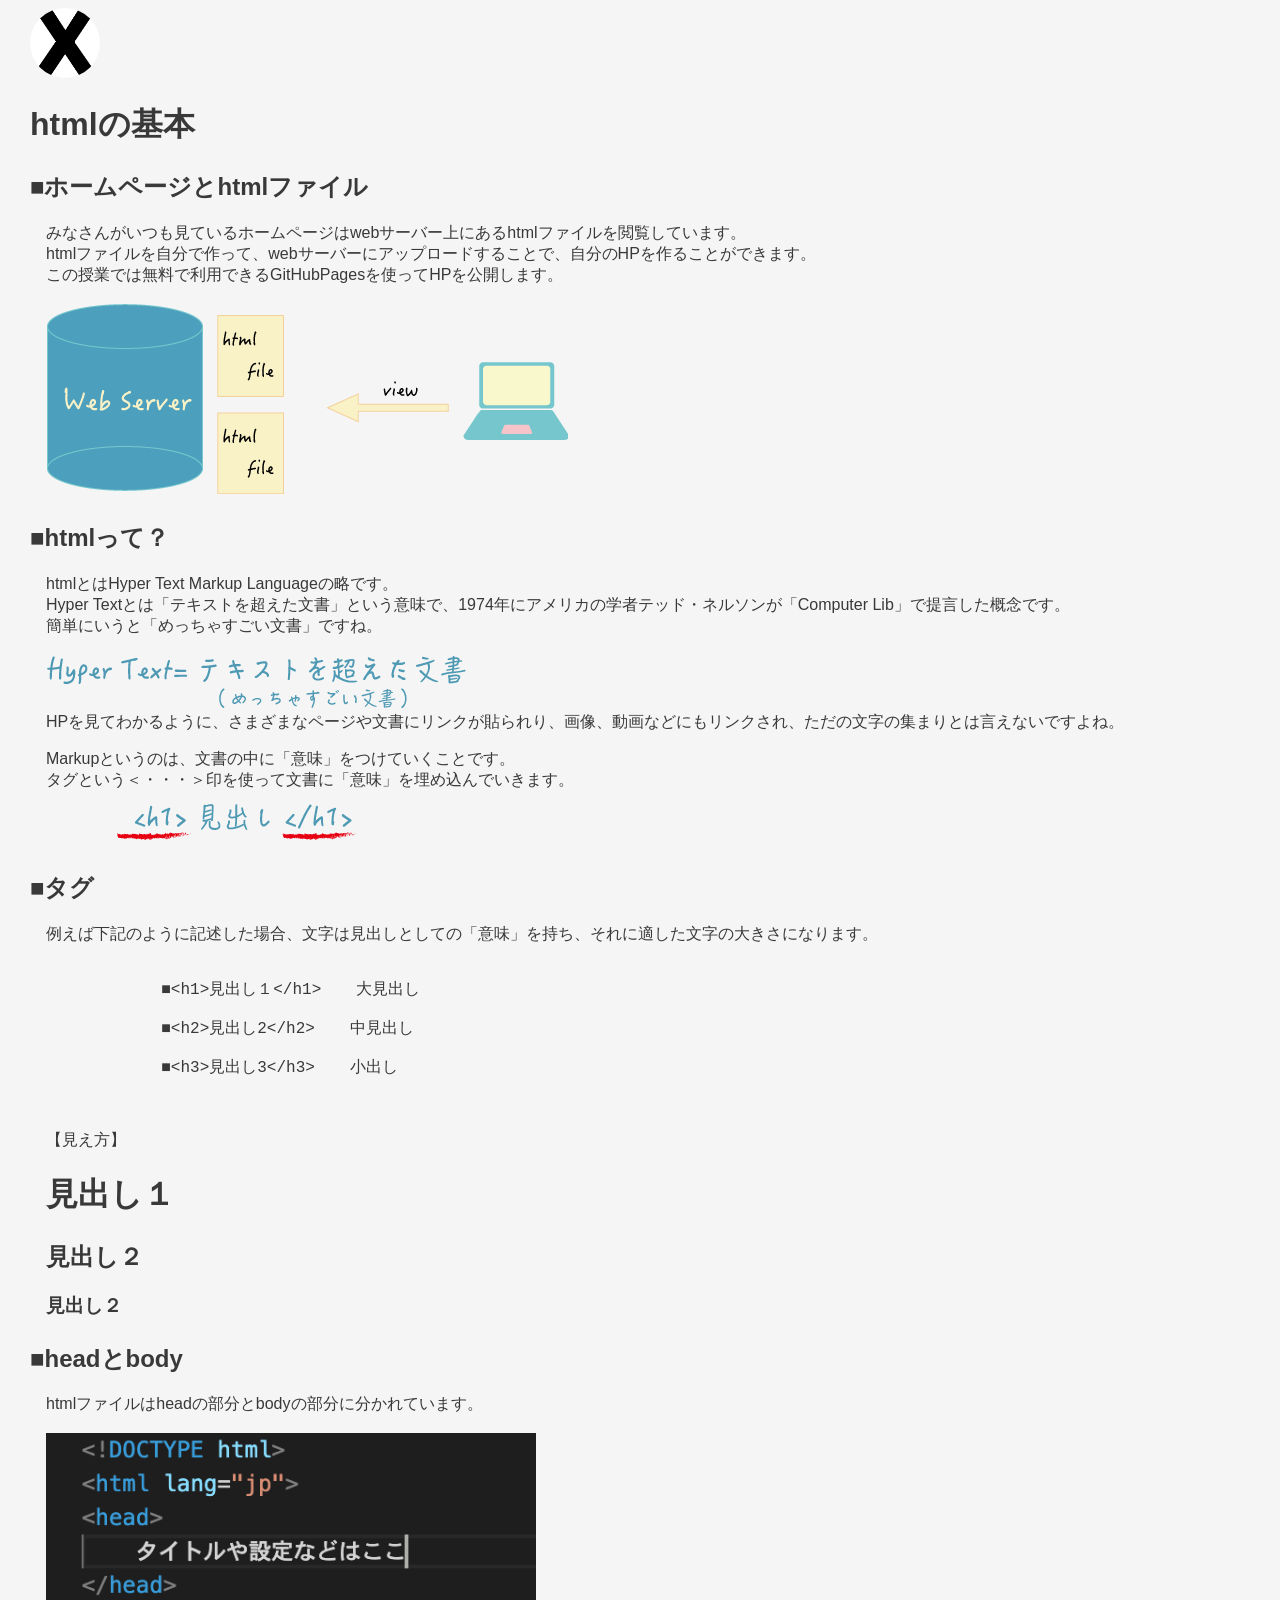
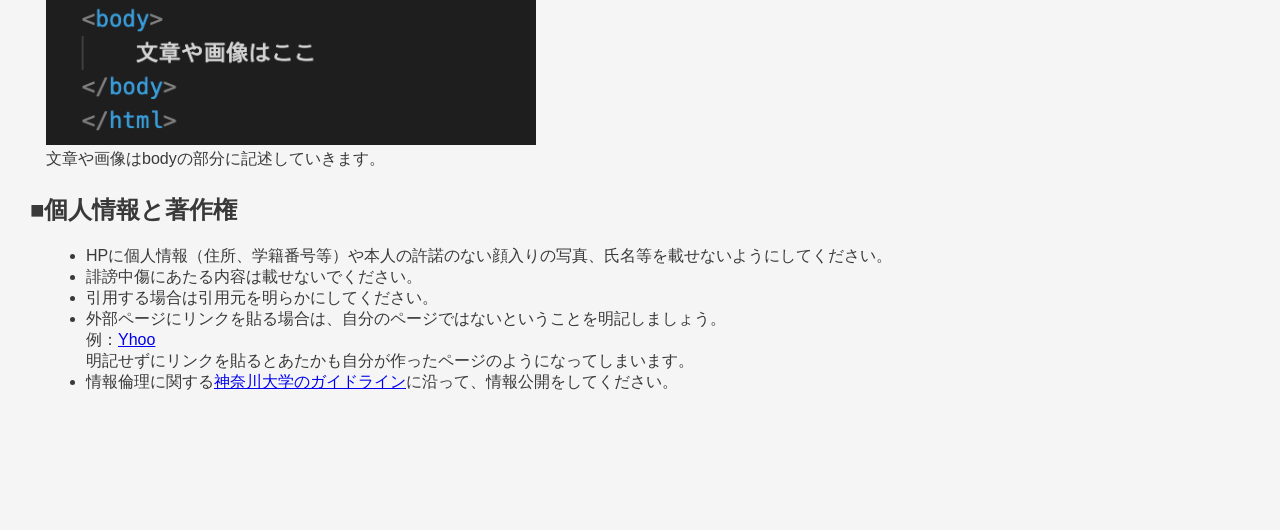
<file: de12/hp1.html>
<!DOCTYPE html>
<html lang="jp">
<head>
    <meta charset="UTF-8">
    <title>html_1</title>
    <link rel="stylesheet" href="./css/style.css">
    <link rel="shortcut icon" href="./images/xbp.ico">
</head>
<body>
    <logotohome>
    <a href="../index.html"><img src="./images/0_XBlogo.png" ></a>
    </logotohome>


    <h1>htmlの基本</h1>
    <h2>■ホームページとhtmlファイル</h2>
        <div>
            みなさんがいつも見ているホームページはwebサーバー上にあるhtmlファイルを閲覧しています。<br>
            htmlファイルを自分で作って、webサーバーにアップロードすることで、自分のHPを作ることができます。<br>
            この授業では無料で利用できるGitHubPagesを使ってHPを公開します。<br><br>
            <img src="./images/webserver_html.png">
        </div>
    <h2>■htmlって？</h2>
    <div>
        htmlとはHyper Text Markup Languageの略です。<br>
        Hyper Textとは「テキストを超えた文書」という意味で、1974年にアメリカの学者テッド・ネルソンが「Computer Lib」で提言した概念です。<br>
        簡単にいうと「めっちゃすごい文書」ですね。<br><br>
        <img src="./images/hypertxt.png"><br>
        HPを見てわかるように、さまざまなページや文書にリンクが貼られり、画像、動画などにもリンクされ、ただの文字の集まりとは言えないですよね。
    </div>
    <div>
        
        Markupというのは、文書の中に「意味」をつけていくことです。<br>
        タグという＜・・・＞印を使って文書に「意味」を埋め込んでいきます。<br>
        <img src="./images/tag.png">

    </div>
    


    <h2>■タグ</h2>
    <div>
        例えば下記のように記述した場合、文字は見出しとしての「意味」を持ち、それに適した文字の大きさになります。<br>
        <xmp>
            ■<h1>見出し１</h1>    大見出し
    
            ■<h2>見出し2</h2>    中見出し
    
            ■<h3>見出し3</h3>    小出し
    
        </xmp>
        【見え方】
        <h1>見出し１</h1>
        <h2>見出し２</h2>
        <h3>見出し２</h3>

    </div>
    
    <h2>■headとbody</h2>
    <div>
    htmlファイルはheadの部分とbodyの部分に分かれています。<br><br>
        <img src="./images/htmlbasic.png" width="40%">
        <br>
        文章や画像はbodyの部分に記述していきます。
    </div>

    <h2>■個人情報と著作権</h2>
    <div>
        <ul>
            <li>HPに個人情報（住所、学籍番号等）や本人の許諾のない顔入りの写真、氏名等を載せないようにしてください。</li>
            <li>誹謗中傷にあたる内容は載せないでください。</li>
            <li>引用する場合は引用元を明らかにしてください。</li>
            <li>外部ページにリンクを貼る場合は、自分のページではないということを明記しましょう。<br>例：<a href="https://www.yahoo.co.jp/">Yhoo</a><br>
            明記せずにリンクを貼るとあたかも自分が作ったページのようになってしまいます。 </li>
            <li>情報倫理に関する<a href="https://www.kanagawa-u.ac.jp/sns/guideline/" target="_blank">神奈川大学のガイドライン</a>に沿って、情報公開をしてください。</li>
        </ul>
    
    </div>






    
<br>
<br>


</body>
</html>
</file>
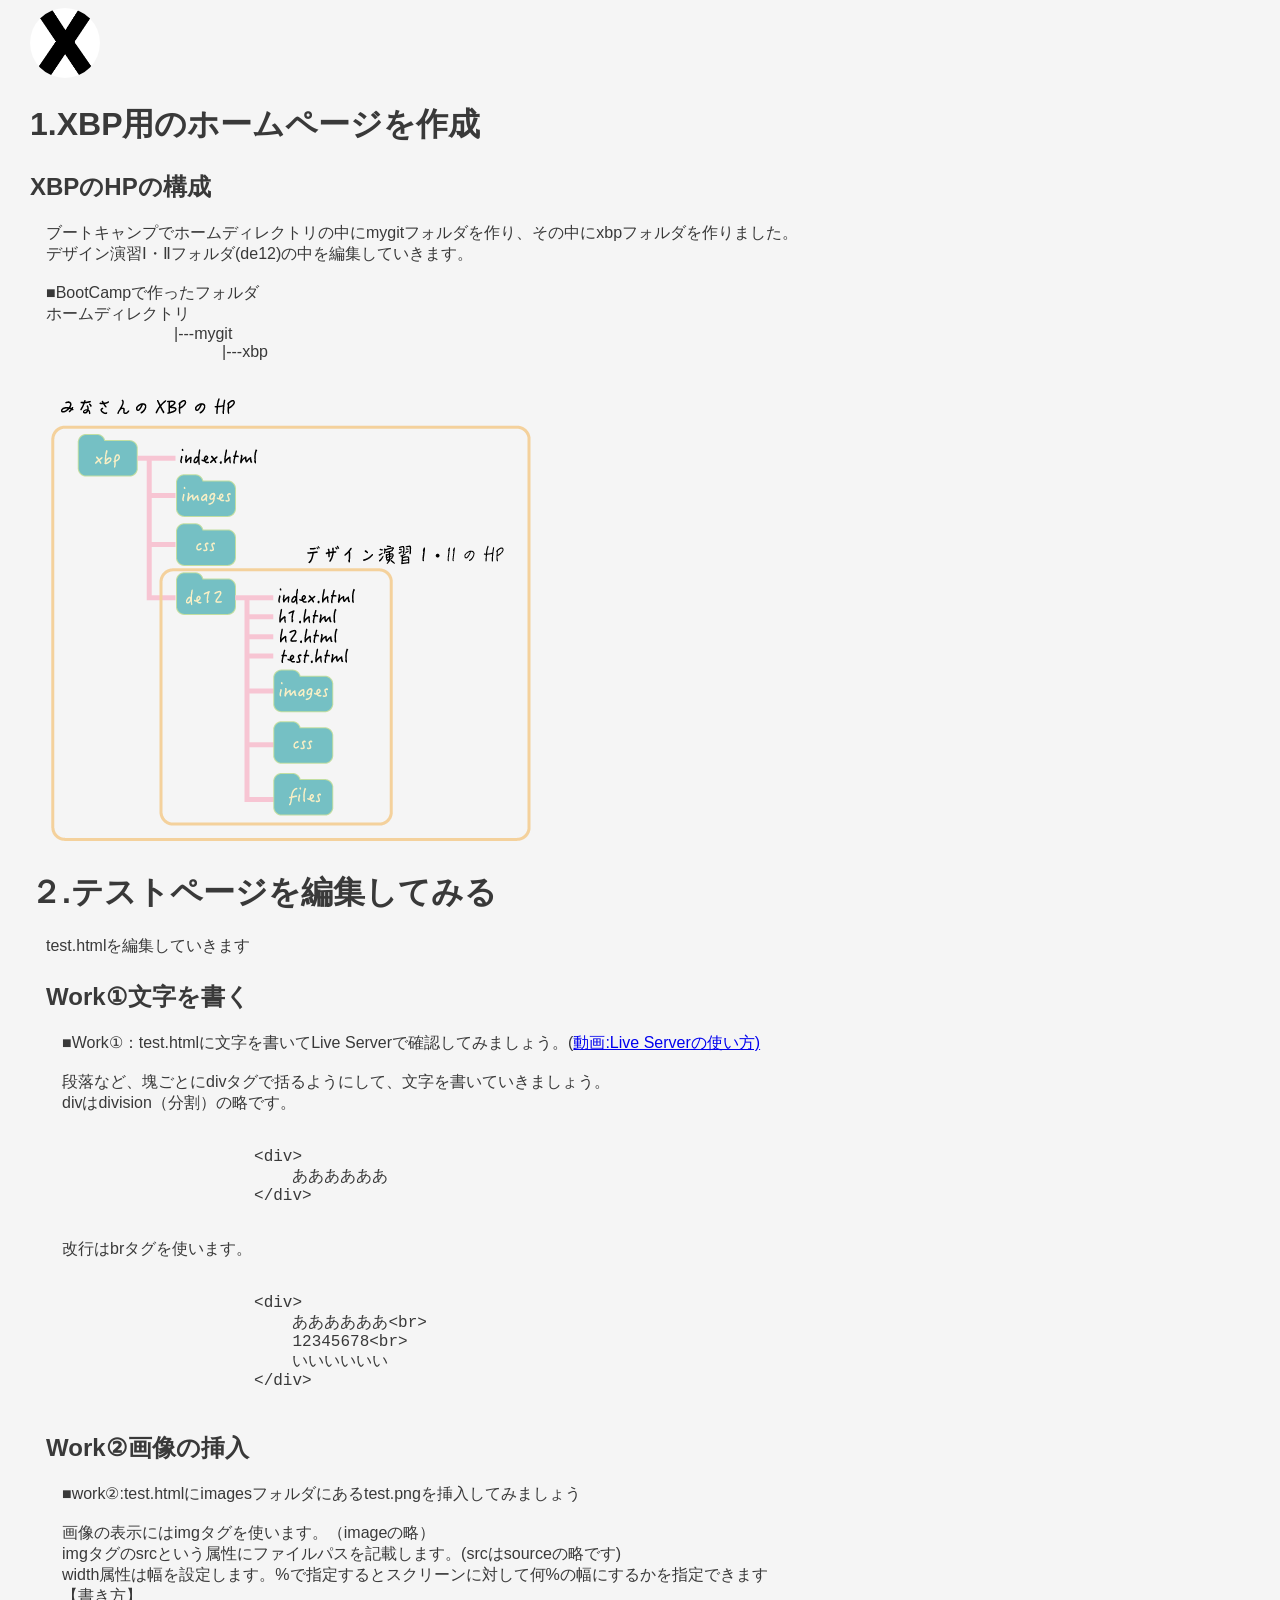
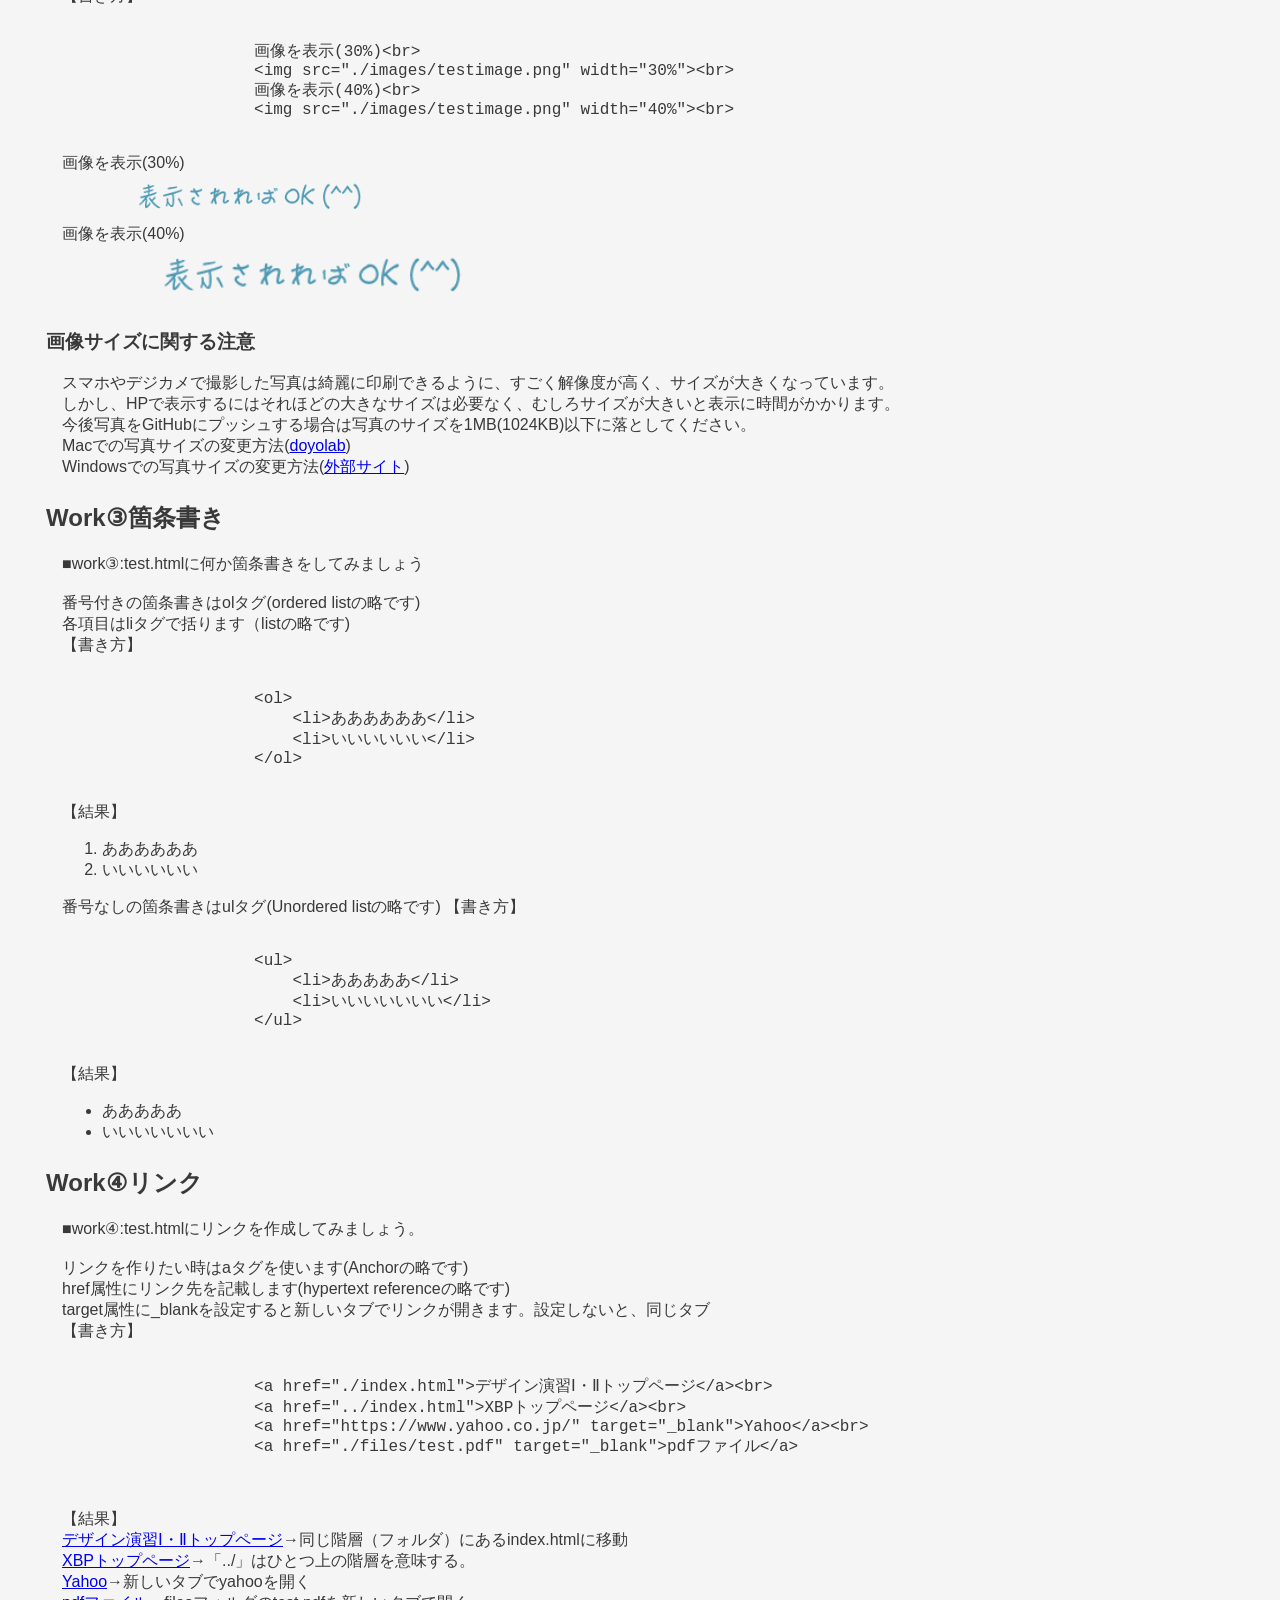
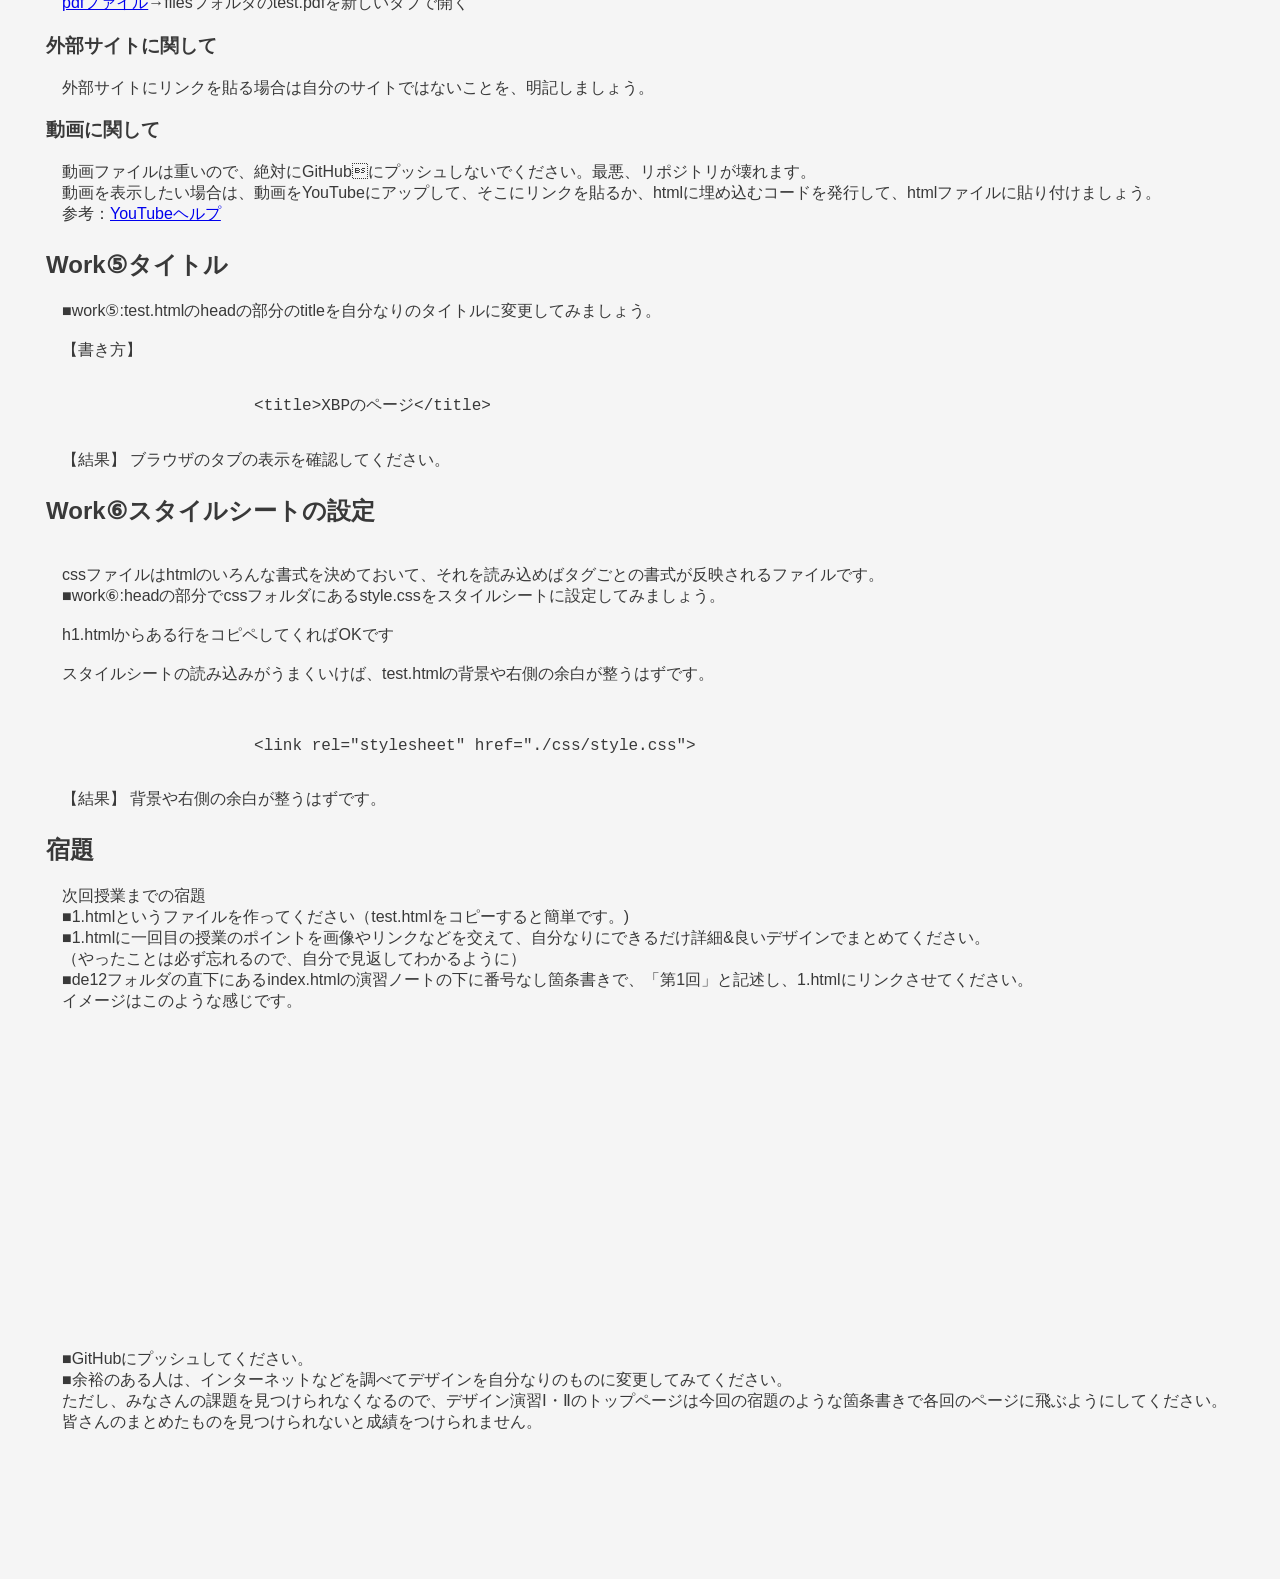
<file: de12/hp2.html>
<!DOCTYPE html>
<html lang="jp">
<head>
    <meta charset="UTF-8">
    <title>html_2</title>
    <link rel="stylesheet" href="./css/style.css">
    <link rel="shortcut icon" href="./images/xbp.ico">
</head>
<body>
    <logotohome>
    <a href="../index.html"><img src="./images/0_XBlogo.png" alt=""></a>
    </logotohome>

    
    <h1>1.XBP用のホームページを作成</h1>
        <h2>XBPのHPの構成</h2>
        <div>
            ブートキャンプでホームディレクトリの中にmygitフォルダを作り、その中にxbpフォルダを作りました。<br>
            デザイン演習Ⅰ・Ⅱフォルダ(de12)の中を編集していきます。<br><br>

            ■BootCampで作ったフォルダ<br>
            ホームディレクトリ<br>
            &emsp;&emsp;&emsp;&emsp;&emsp;&emsp;&emsp;&emsp;|---mygit<br>
            &emsp;&emsp;&emsp;&emsp;&emsp;&emsp;&emsp;&emsp;&emsp;&emsp;&emsp;|---xbp<br><br><br>
            
            
            <img src="images/samplefolder1.png">
                        
            
        </div>
       

    <h1>２.テストページを編集してみる</h1>
    <div>test.htmlを編集していきます
        <h2>Work①文字を書く</h2>
            <div>
                ■Work①：test.htmlに文字を書いてLive Serverで確認してみましょう。(<a href="https://youtu.be/DpFo8xBrLMc">動画:Live Serverの使い方)</a><br><br>
                段落など、塊ごとにdivタグで括るようにして、文字を書いていきましょう。<br>
                divはdivision（分割）の略です。<br>
                <xmp>
                    <div>
                        ああああああ
                    </div>
                </xmp>
                改行はbrタグを使います。
                <xmp>
                    <div>
                        ああああああ<br>
                        12345678<br>
                        いいいいいい
                    </div>
                </xmp>
            </div>
            <h2>Work②画像の挿入</h2>
            <div>
                ■work②:test.htmlにimagesフォルダにあるtest.pngを挿入してみましょう<br><br>
                画像の表示にはimgタグを使います。（imageの略）<br>
                imgタグのsrcという属性にファイルパスを記載します。(srcはsourceの略です)<br>
                width属性は幅を設定します。%で指定するとスクリーンに対して何%の幅にするかを指定できます<br>
                【書き方】
                <xmp>
                    画像を表示(30%)<br>
                    <img src="./images/testimage.png" width="30%"><br>
                    画像を表示(40%)<br>
                    <img src="./images/testimage.png" width="40%"><br>
                </xmp>

            </div>
            <div>
            画像を表示(30%)<br>
            <img src="./images/testimage.png" width="30%"><br>
            画像を表示(40%)<br>
            <img src="./images/testimage.png" width="40%"><br>
            
            </div>
            <h3>画像サイズに関する注意</h3>
            <diV>
                スマホやデジカメで撮影した写真は綺麗に印刷できるように、すごく解像度が高く、サイズが大きくなっています。<br>
                しかし、HPで表示するにはそれほどの大きなサイズは必要なく、むしろサイズが大きいと表示に時間がかかります。<br>
                今後写真をGitHubにプッシュする場合は写真のサイズを1MB(1024KB)以下に落としてください。<br>
                Macでの写真サイズの変更方法(<a href="https://doyodoyo.github.io/doyolab/03photomemo.html" target="_blank">doyolab</a>)<br>
                Windowsでの写真サイズの変更方法(<a href="https://office-hack.com/windows/windows10-image-resize/" target="_blank">外部サイト</a>)

            </diV>

            <h2>Work③箇条書き</h2>

            <div>
                ■work③:test.htmlに何か箇条書きをしてみましょう<br><br>
                番号付きの箇条書きはolタグ(ordered listの略です)<br>
                各項目はliタグで括ります（listの略です)<br>
                【書き方】
                <xmp>
                    <ol>
                        <li>ああああああ</li>
                        <li>いいいいいい</li>
                    </ol>
                </xmp>
                【結果】
                <ol>
                    <li>ああああああ</li>
                    <li>いいいいいい</li>
                </ol>
            </div>
            <div>
                番号なしの箇条書きはulタグ(Unordered listの略です)
                【書き方】
                <xmp>
                    <ul>
                        <li>あああああ</li>
                        <li>いいいいいいい</li>
                    </ul>
                </xmp>
                【結果】
                <ul>
                    <li>あああああ</li>
                    <li>いいいいいいい</li>
                </ul>

            </div>
            <h2>Work④リンク</h2>
            <div>
                ■work④:test.htmlにリンクを作成してみましょう。<br><br>
                リンクを作りたい時はaタグを使います(Anchorの略です)<br>
                href属性にリンク先を記載します(hypertext referenceの略です)<br>
                target属性に_blankを設定すると新しいタブでリンクが開きます。設定しないと、同じタブ<br>
                【書き方】
                <xmp>
                    <a href="./index.html">デザイン演習Ⅰ・Ⅱトップページ</a><br>
                    <a href="../index.html">XBPトップページ</a><br>
                    <a href="https://www.yahoo.co.jp/" target="_blank">Yahoo</a><br>
                    <a href="./files/test.pdf" target="_blank">pdfファイル</a>

                </xmp>
                【結果】<br>
                <a href="./index.html">デザイン演習Ⅰ・Ⅱトップページ</a>→同じ階層（フォルダ）にあるindex.htmlに移動<br>
                <a href="../index.html">XBPトップページ</a>→「../」はひとつ上の階層を意味する。<br>
                <a href="https://www.yahoo.co.jp/" target="_blank">Yahoo</a>→新しいタブでyahooを開く<br>
                <a href="./files/test.pdf" target="_blank">pdfファイル</a>→filesフォルダのtest.pdfを新しいタブで開く<br>
            </div>
            <h3>外部サイトに関して</h3>
            <div>
                外部サイトにリンクを貼る場合は自分のサイトではないことを、明記しましょう。
            </div>
            <h3>動画に関して</h3>
            <div>
            動画ファイルは重いので、絶対にGitHubにプッシュしないでください。最悪、リポジトリが壊れます。<br>
            動画を表示したい場合は、動画をYouTubeにアップして、そこにリンクを貼るか、htmlに埋め込むコードを発行して、htmlファイルに貼り付けましょう。<br>
            参考：<a href="https://support.google.com/youtube/answer/171780?hl=ja" target="_blank">YouTubeヘルプ</a>
            </div>
            <h2>Work⑤タイトル</h2>
            <div>
                ■work⑤:test.htmlのheadの部分のtitleを自分なりのタイトルに変更してみましょう。<br><br>
                【書き方】
                <xmp>
                    <title>XBPのページ</title>
                </xmp>
                【結果】
                ブラウザのタブの表示を確認してください。
            </div>

            <h2>Work⑥スタイルシートの設定</h2>
            <div>
                <br>cssファイルはhtmlのいろんな書式を決めておいて、それを読み込めばタグごとの書式が反映されるファイルです。<br>
                ■work⑥:headの部分でcssフォルダにあるstyle.cssをスタイルシートに設定してみましょう。<br><br>
                h1.htmlからある行をコピペしてくればOKです<br>
                
                <br>スタイルシートの読み込みがうまくいけば、test.htmlの背景や右側の余白が整うはずです。
                <br><br>
                <xmp>
                    <link rel="stylesheet" href="./css/style.css">
                </xmp>
                【結果】
                背景や右側の余白が整うはずです。
            </div>

            <h2>宿題</h2>
            <div>
                次回授業までの宿題<br>
                ■1.htmlというファイルを作ってください（test.htmlをコピーすると簡単です。)<br>
                ■1.htmlに一回目の授業のポイントを画像やリンクなどを交えて、自分なりにできるだけ詳細&良いデザインでまとめてください。<br>
                （やったことは必ず忘れるので、自分で見返してわかるように）<br>
                ■de12フォルダの直下にあるindex.htmlの演習ノートの下に番号なし箇条書きで、「第1回」と記述し、1.htmlにリンクさせてください。<br>
                
                イメージはこのような感じです。<br>
                <iframe width="560" height="315" src="https://www.youtube.com/embed/QmtEP_GOFp0" title="YouTube video player" frameborder="0" allow="accelerometer; autoplay; clipboard-write; encrypted-media; gyroscope; picture-in-picture" allowfullscreen></iframe>
                <br><br>
                ■GitHubにプッシュしてください。<br>

                ■余裕のある人は、インターネットなどを調べてデザインを自分なりのものに変更してみてください。<br>
                ただし、みなさんの課題を見つけられなくなるので、デザイン演習Ⅰ・Ⅱのトップページは今回の宿題のような箇条書きで各回のページに飛ぶようにしてください。<br>
                皆さんのまとめたものを見つけられないと成績をつけられません。
            </div>

    </div>
    
<br>
<br>


</body>
</html>
</file>
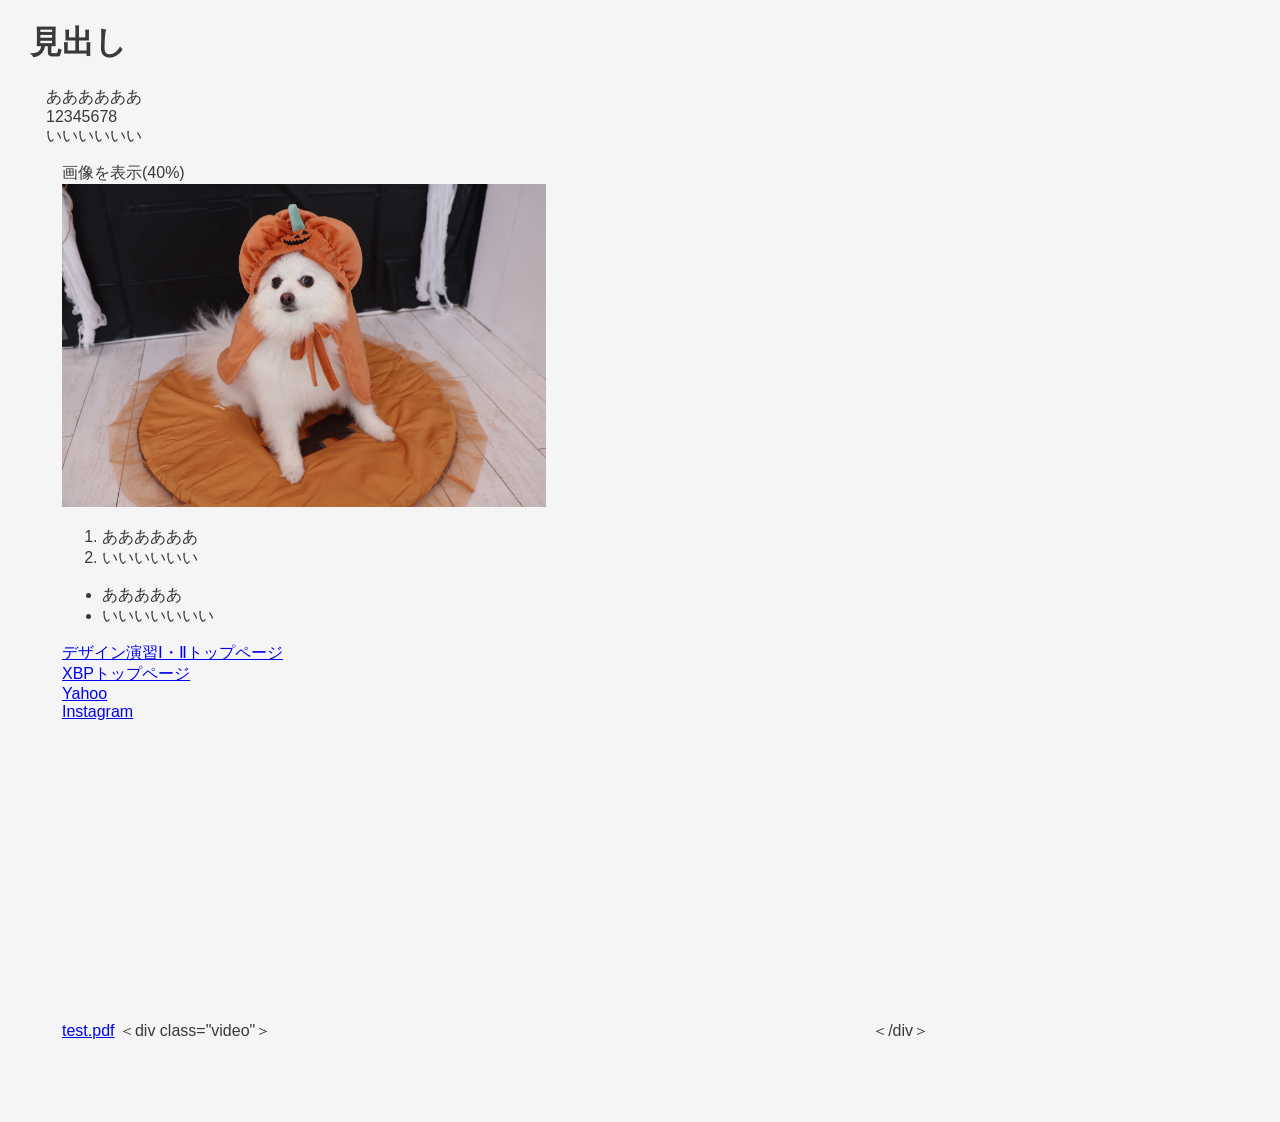
<file: de12/test.html>
<!DOCTYPE html>
<html lang="jp">
<head>
    <!-- ⑥↓タイトルを変えてみよう -->
    <title>えいみのテストページ</title>
    <link rel="stylesheet" href="./css/style.css"> 
    <!-- h1.htmlからある行をコピペしてくればOK -->
</head>
<body>
    <h1>見出し</h1>
    <!-- 塊ごとにdivタグで区切るようにしましょう。 --><div>
                        ああああああ<br>
                        12345678<br>
                        いいいいいい
                        
    <div>
      画像を表示(40%)<br>
     <img src="./images/IMG_6035.JPG" width="40%"><br>

      <ol>
            <li>ああああああ</li>
            <li>いいいいいい</li>
     </ol>
    <ul>
            <li>あああああ</li>
           <li>いいいいいいい</li>
     </ul>
     <a href="./index.html">デザイン演習Ⅰ・Ⅱトップページ</a><br>
     <a href="../index.html">XBPトップページ</a><br>
     <a href="https://www.yahoo.co.jp/" target="_blank">Yahoo</a><br>
     <a href="https://www.instagram.com/suzuki_hitomi__/?hl=ja" target="_blank">Instagram</a><br>
     <a href="./files/test.pdf" target="_blank">test.pdf</a>


     ＜div class="video"＞
　<iframe width="560" height="315" src="https://www.youtube.com/embed/FTmwdNvdpdg?si=1yX5mC7fK2Dl_dz-" title="YouTube video player" frameborder="0" allow="accelerometer; autoplay; clipboard-write; encrypted-media; gyroscope; picture-in-picture; web-share" referrerpolicy="strict-origin-when-cross-origin" allowfullscreen></iframe>
　＜/div＞



         <!-- ③↓に箇条書きをしてみよう -->

         <!-- ④↓に外部リンクを作ってみよう  </div>

</body>
</html>
</file>
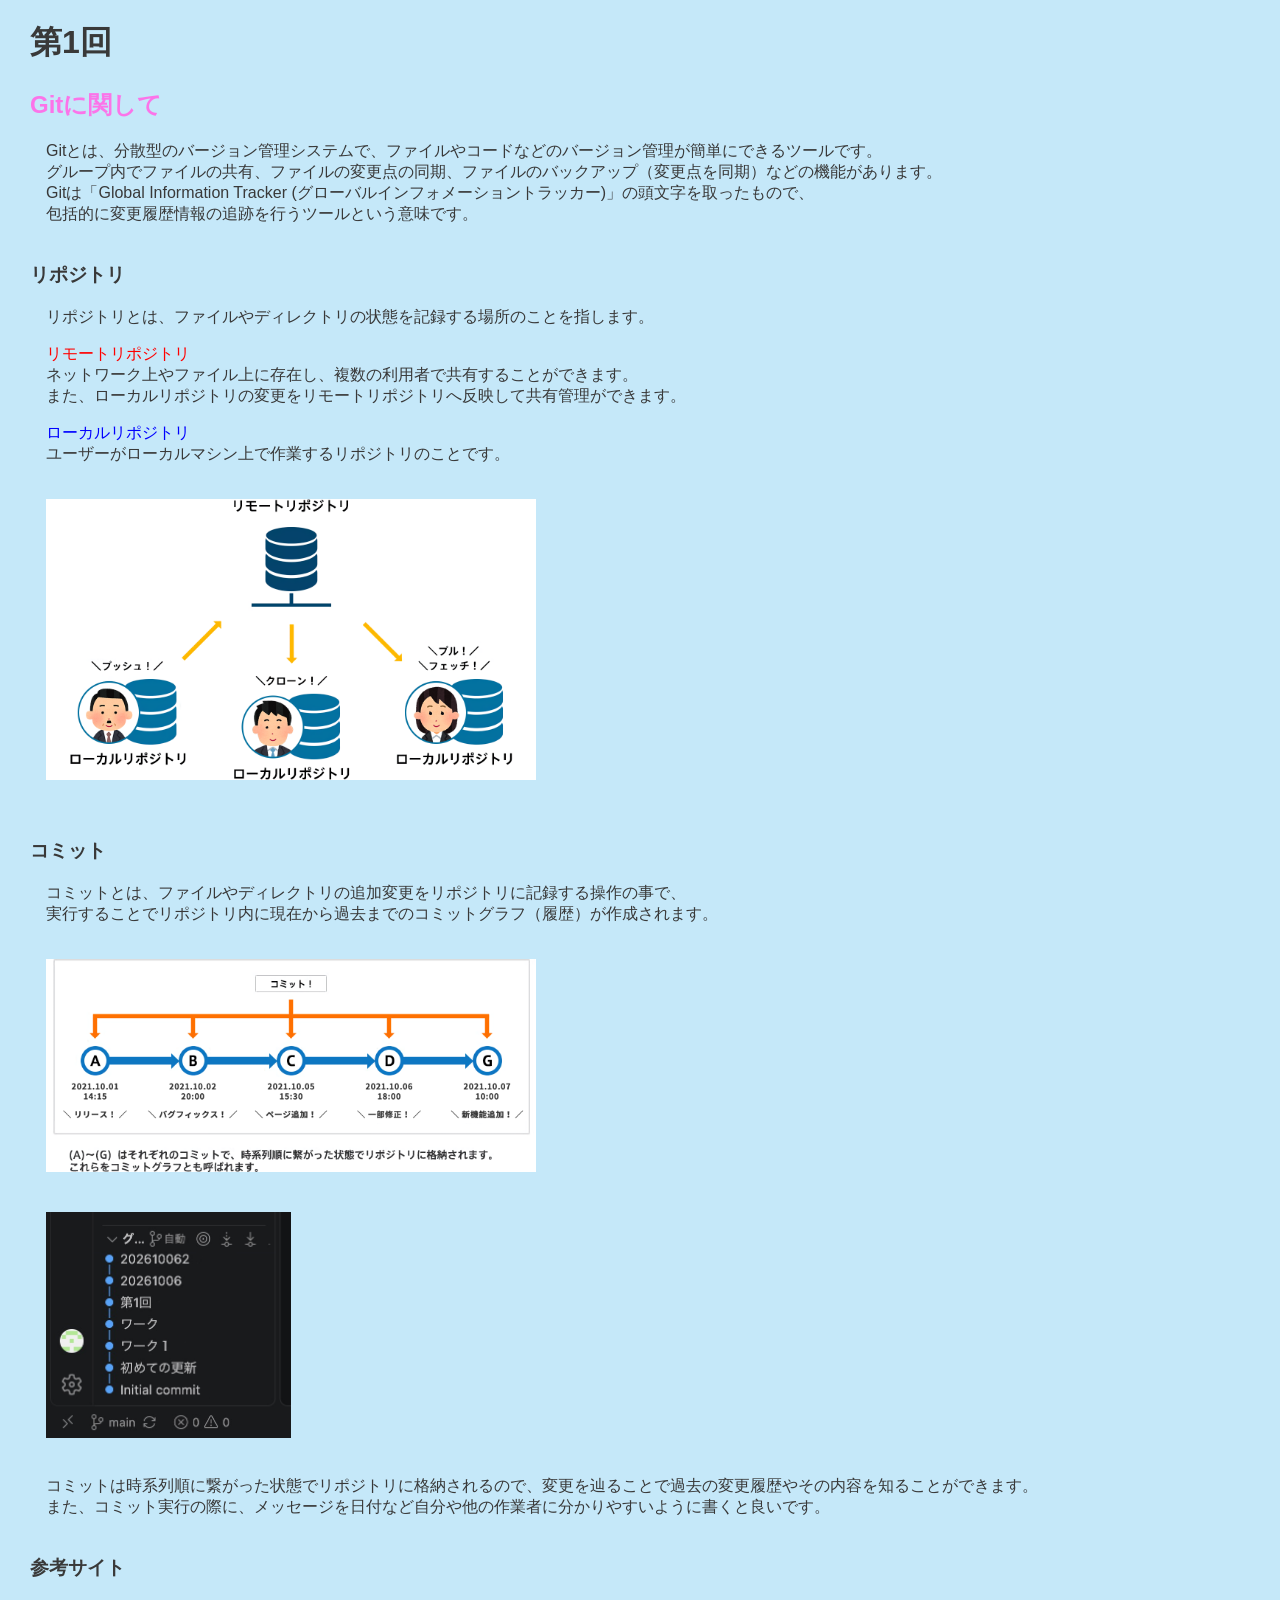
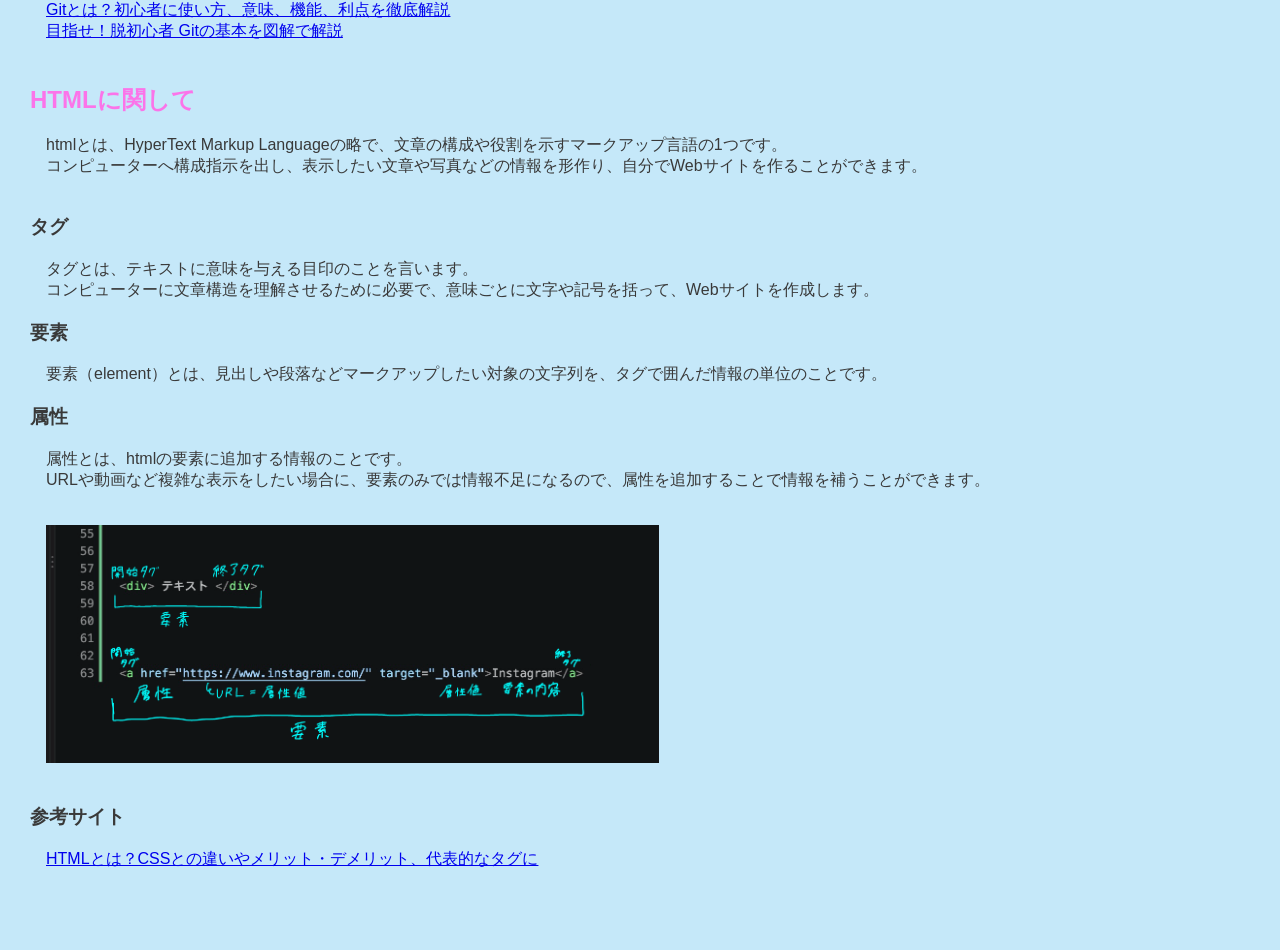
<file: de12/１.html>
<!DOCTYPE html>
<html lang="jp">
<head>
    <title>えいみ　第1回</title>
    <link rel="stylesheet" href="./css/1.css">
    <!-- h1.htmlからある行をコピペしてくればOK -->
</head>
<body>
    <h1>第1回</h1>

<h2 style="color: rgb(251, 116, 233);">Gitに関して</h2>

<div>
Gitとは、分散型のバージョン管理システムで、ファイルやコードなどのバージョン管理が簡単にできるツールです。<br>
グループ内でファイルの共有、ファイルの変更点の同期、ファイルのバックアップ（変更点を同期）などの機能があります。<br>
Gitは「Global Information Tracker (グローバルインフォメーショントラッカー)」の頭文字を取ったもので、<br>
包括的に変更履歴情報の追跡を行うツールという意味です。<br><br>
</div>

<h3>リポジトリ</h3>

<div>
リポジトリとは、ファイルやディレクトリの状態を記録する場所のことを指します。
</div>

<div>
<span style="color:red;">リモートリポジトリ<br></span>
ネットワーク上やファイル上に存在し、複数の利用者で共有することができます。<br>
また、ローカルリポジトリの変更をリモートリポジトリへ反映して共有管理ができます。
</div>

<div>
<span style="color:blue;">ローカルリポジトリ<br></span>
ユーザーがローカルマシン上で作業するリポジトリのことです。<br><br>
</div>

<div>
<img src="./images/1.png.webp" width="40%"><br><br><br>
</div>

<h3>コミット</h3>

<div>
コミットとは、ファイルやディレクトリの追加変更をリポジトリに記録する操作の事で、<br>
実行することでリポジトリ内に現在から過去までのコミットグラフ（履歴）が作成されます。<br><br>
</div>

<div>
<img src="./images/2.png.webp" width="40%"><br><br><br>
<img src="./images/スクリーンショット 2026-10-09 13.37.46.jpg" width="20%"><br><br>
</div>

<div>
コミットは時系列順に繋がった状態でリポジトリに格納されるので、変更を辿ることで過去の変更履歴やその内容を知ることができます。<br>
また、コミット実行の際に、メッセージを日付など自分や他の作業者に分かりやすいように書くと良いです。<br><br>
</div>

<h3>参考サイト</h3>

<div>
<a href="https://about.gitlab.com/ja-jp/blog/what-is-git/" target="_blank">Gitとは？初心者に使い方、意味、機能、利点を徹底解説</a><br>
<a href="https://and-ha.com/coding/beginners-guide-basics-git/" target="_blank">目指せ！脱初心者 Gitの基本を図解で解説</a><br><br>
</div>

<h2 style="color: rgb(251, 116, 233);">HTMLに関して</h2>

<div>   
htmlとは、HyperText Markup Languageの略で、文章の構成や役割を示すマークアップ言語の1つです。<br>
コンピューターへ構成指示を出し、表示したい文章や写真などの情報を形作り、自分でWebサイトを作ることができます。<br><br>
</div>

<h3>タグ</h3>
<div>
タグとは、テキストに意味を与える目印のことを言います。<br>
コンピューターに文章構造を理解させるために必要で、意味ごとに文字や記号を括って、Webサイトを作成します。
</div>

<h3>要素</h3>
<div>
要素（element）とは、見出しや段落などマークアップしたい対象の文字列を、タグで囲んだ情報の単位のことです。
</div>

<h3>属性</h3>
<div>
属性とは、htmlの要素に追加する情報のことです。<br>
URLや動画など複雑な表示をしたい場合に、要素のみでは情報不足になるので、属性を追加することで情報を補うことができます。<br><br>
</div>

<div>
<img src="./images/無題327_20261009204228.PNG" width="50%"><br><br>
</div>

<h3>参考サイト</h3>

<div>
<a href="https://www.u-can.co.jp/course/data/in_html/1459/column/column02.html" target="_blank">HTMLとは？CSSとの違いやメリット・デメリット、代表的なタグに</a><br>
</div>

</body>
</file>
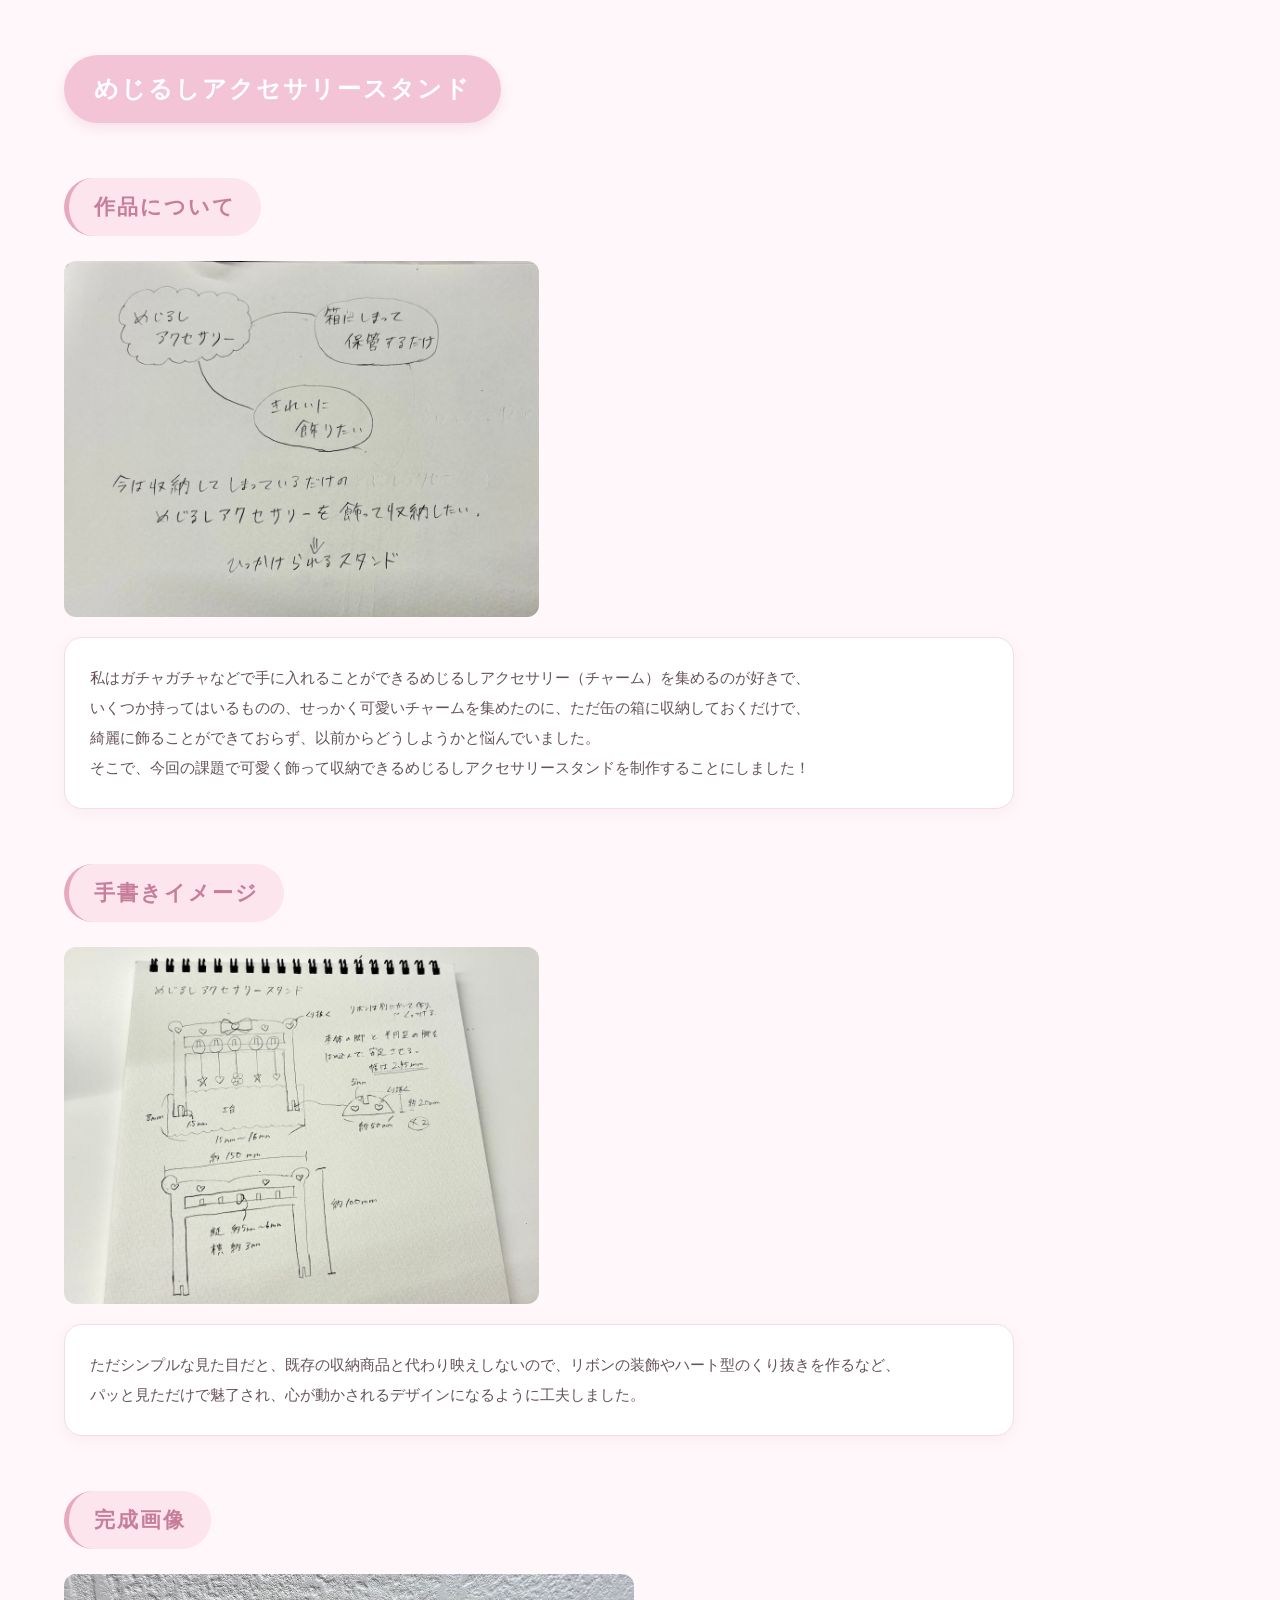
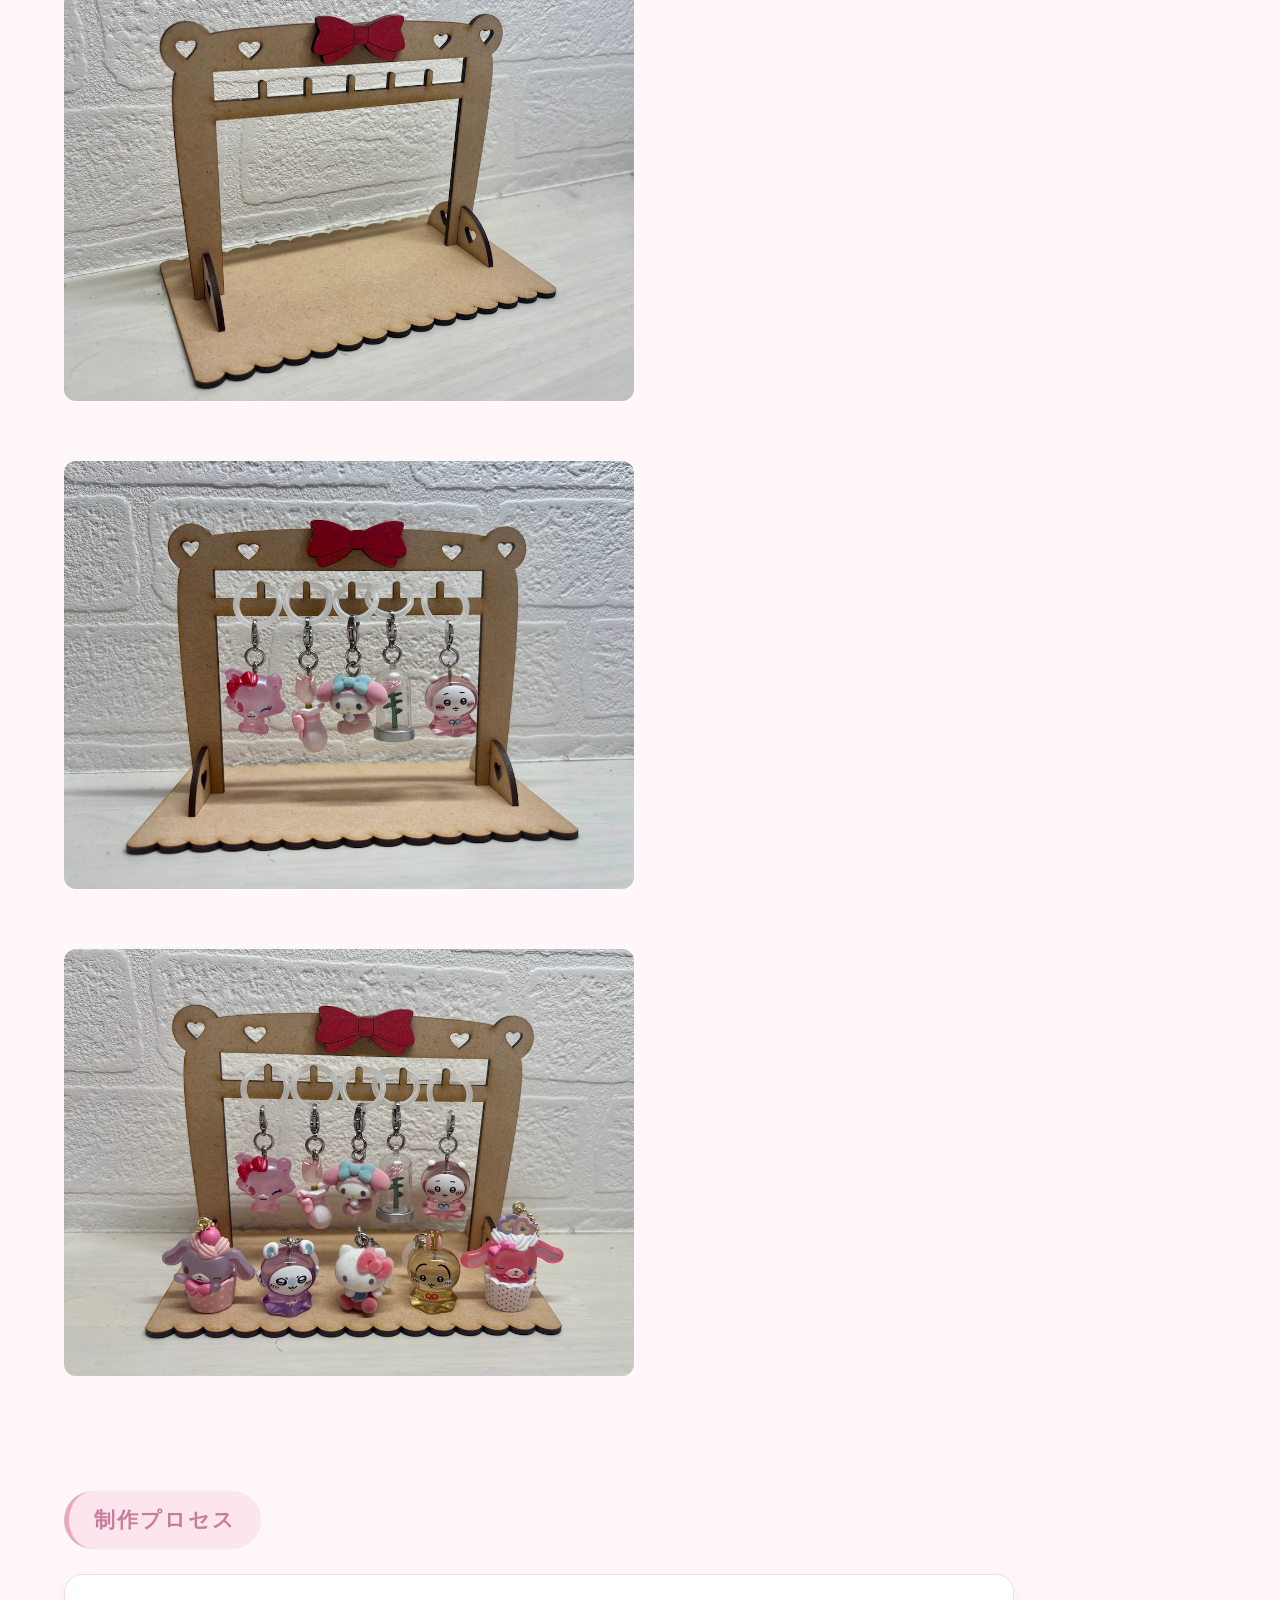
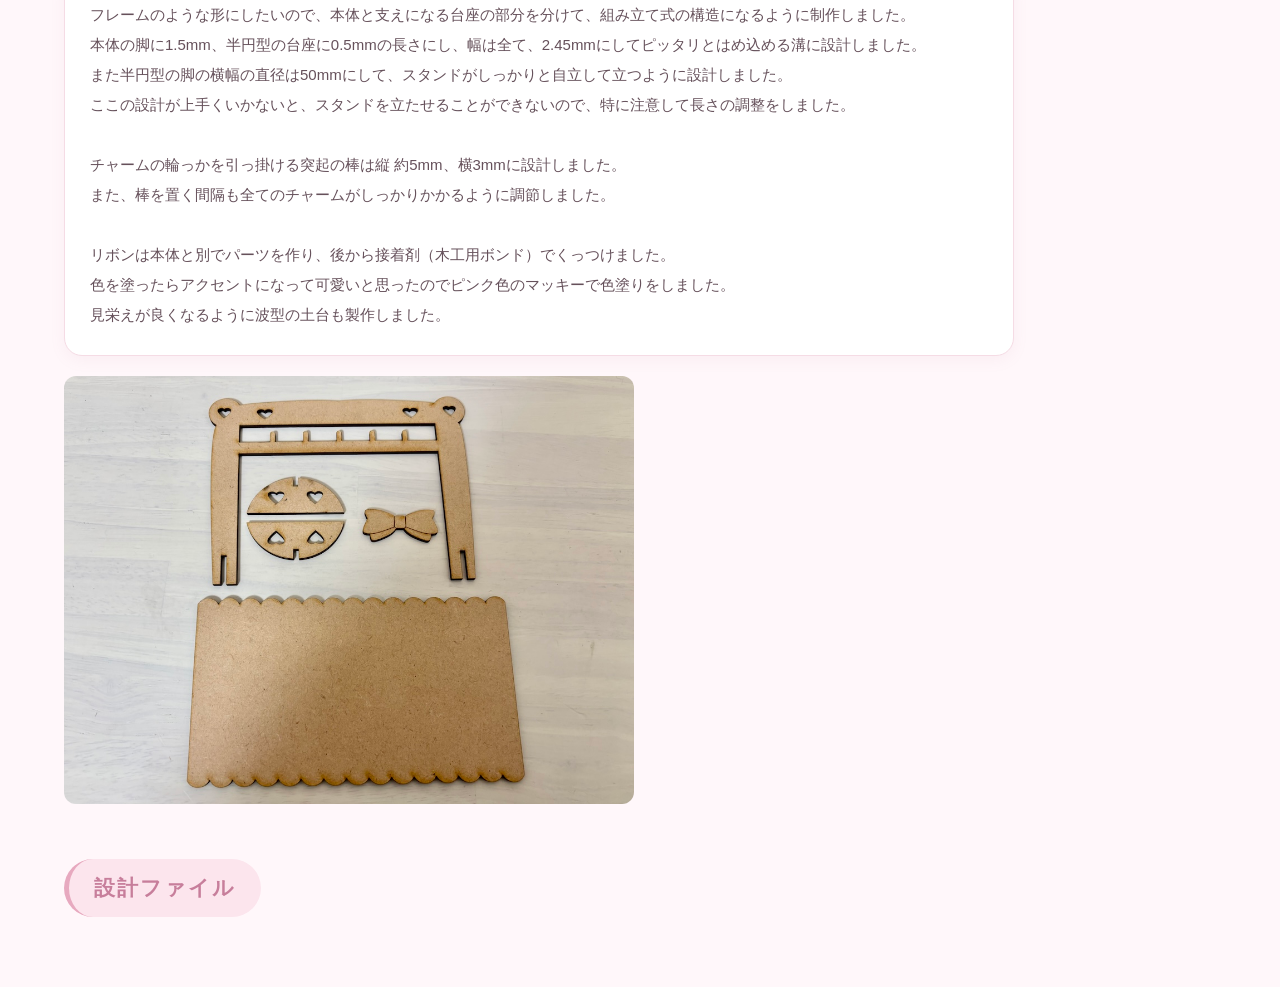
<file: digi_fab/cut.html>
<!DOCTYPE html>
<html lang="jp">
<head>
    
    <title>えいみ Computer-Controlled Cutting課題</title> 
    <link rel="stylesheet" href="./css/cut.css">    

</head>
<body>

<h2>めじるしアクセサリースタンド</h2>

<h3>作品について</h3>

<div>
<img src="./images/IMG_6654.jpeg" width="50%">
</div>

<div>
私はガチャガチャなどで手に入れることができるめじるしアクセサリー（チャーム）を集めるのが好きで、<br>
いくつか持ってはいるものの、せっかく可愛いチャームを集めたのに、ただ缶の箱に収納しておくだけで、<br>
綺麗に飾ることができておらず、以前からどうしようかと悩んでいました。<br>
そこで、今回の課題で可愛く飾って収納できるめじるしアクセサリースタンドを制作することにしました！<br>
</div>

<h3>手書きイメージ</h3>

<div>
<img src="./images/IMG_6649.jpeg" width="50%">
</div>

<div>
ただシンプルな見た目だと、既存の収納商品と代わり映えしないので、リボンの装飾やハート型のくり抜きを作るなど、<br>
パッと見ただけで魅了され、心が動かされるデザインになるように工夫しました。<br>
</div>

<h3>完成画像</h3>

<div>
<img src="./images/IMG_6683.jpeg" width="60%"><br><br>
<img src="./images/IMG_6676.jpeg" width="60%"><br><br>
<img src="./images/IMG_6681.jpeg" width="60%"><br><br>
</div>

<h3>制作プロセス</h3>

<div>
フレームのような形にしたいので、本体と支えになる台座の部分を分けて、組み立て式の構造になるように制作しました。<br>
本体の脚に1.5mm、半円型の台座に0.5mmの長さにし、幅は全て、2.45mmにしてピッタリとはめ込める溝に設計しました。<br>
また半円型の脚の横幅の直径は50mmにして、スタンドがしっかりと自立して立つように設計しました。<br>
ここの設計が上手くいかないと、スタンドを立たせることができないので、特に注意して長さの調整をしました。<br><br>

チャームの輪っかを引っ掛ける突起の棒は縦 約5mm、横3mmに設計しました。<br>
また、棒を置く間隔も全てのチャームがしっかりかかるように調節しました。<br><br>

リボンは本体と別でパーツを作り、後から接着剤（木工用ボンド）でくっつけました。<br>
色を塗ったらアクセントになって可愛いと思ったのでピンク色のマッキーで色塗りをしました。<br>
見栄えが良くなるように波型の土台も製作しました。<br>
</div>

<div>
<img src="./images/IMG_6668.jpeg" width="60%">
</div>

<h3><a href="./files/レーザーカッター課題.dxf" target="_blank">設計ファイル</a></h3>



</body>
</html>
</file>
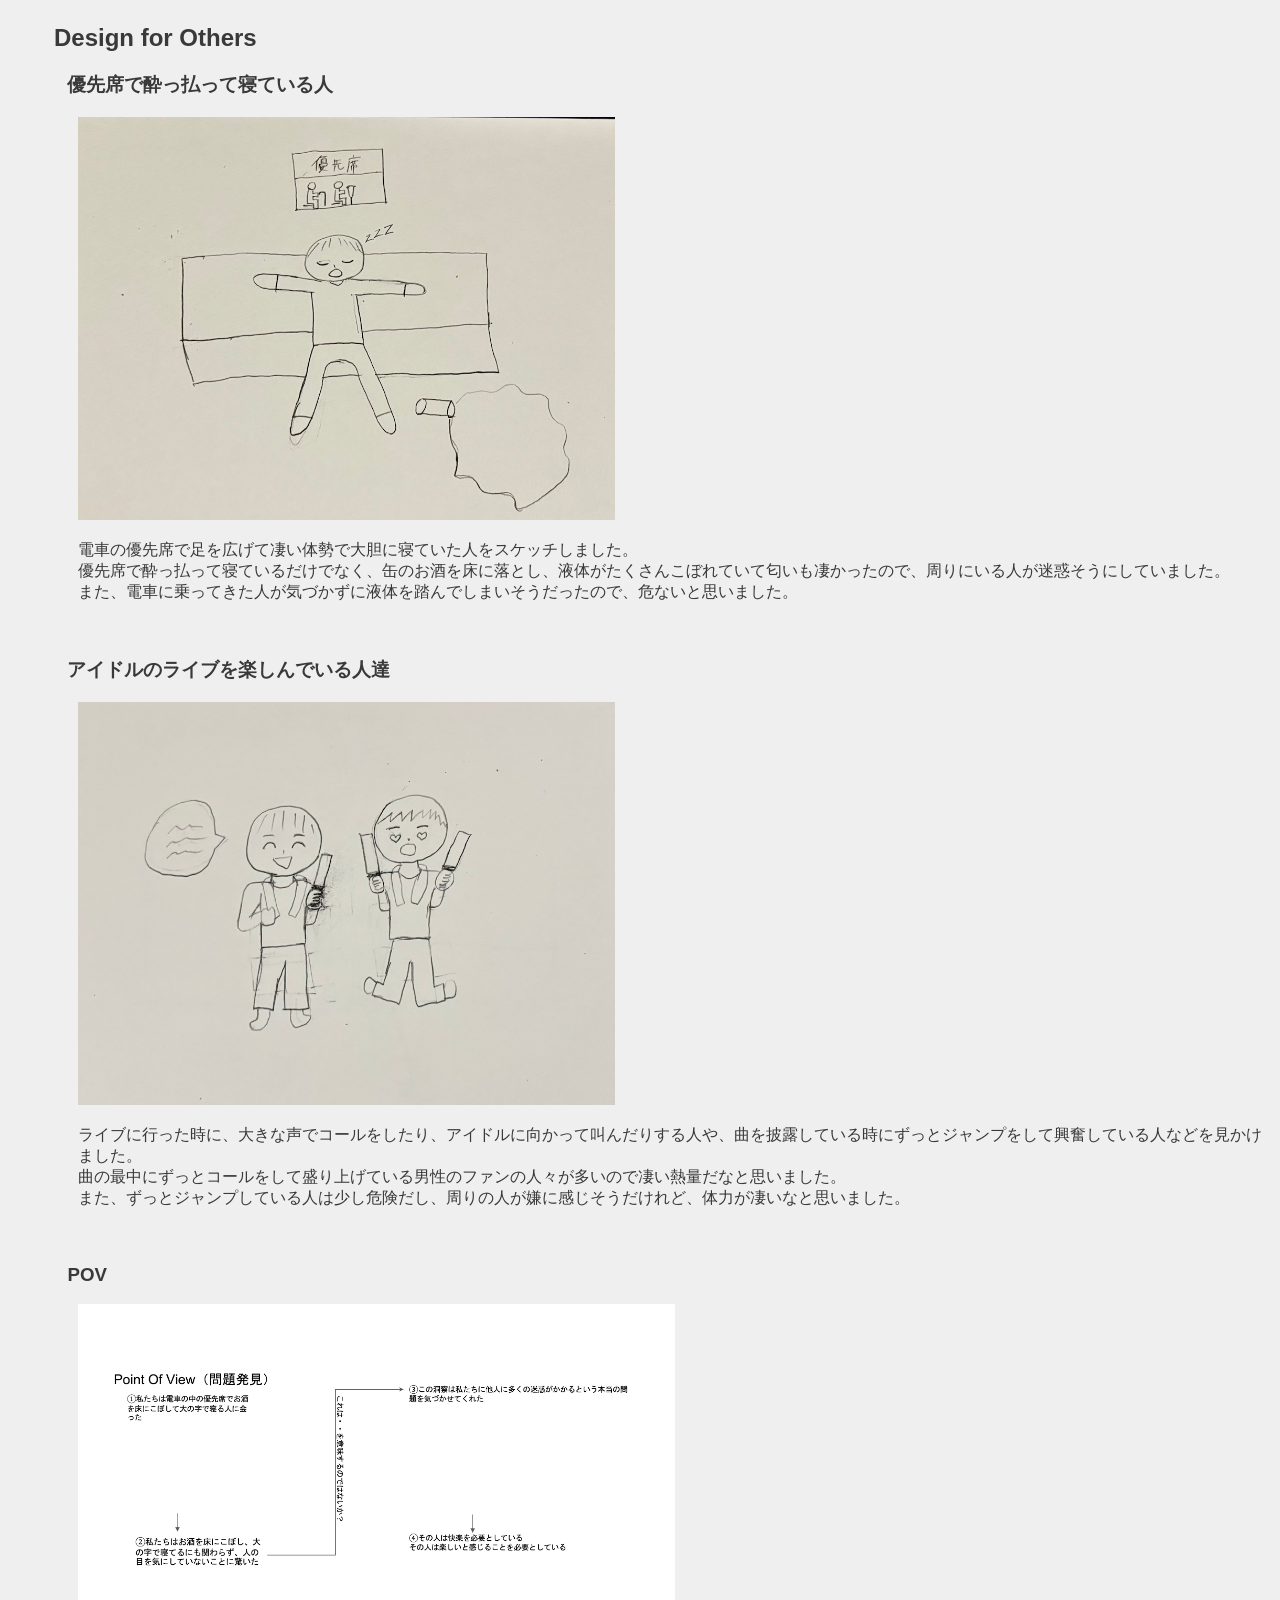
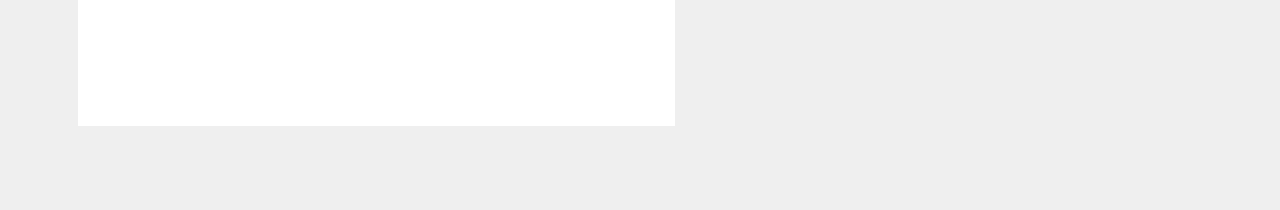
<file: digi_fab/others.html>
<!DOCTYPE html>
<html lang="jp">
<head>
    
    <title>えいみ Design for Others</title> 
    <link rel="stylesheet" href="./css/style.css">    

</head>
<body>

<h2>Design for Others</h2>

<h3>優先席で酔っ払って寝ている人</h3>

<div>
<img src="./images/IMG_6702 2.jpg" width="45%"><br>
</div>

<div>
電車の優先席で足を広げて凄い体勢で大胆に寝ていた人をスケッチしました。<br>
優先席で酔っ払って寝ているだけでなく、缶のお酒を床に落とし、液体がたくさんこぼれていて匂いも凄かったので、周りにいる人が迷惑そうにしていました。<br>
また、電車に乗ってきた人が気づかずに液体を踏んでしまいそうだったので、危ないと思いました。<br><br><br>
</div>

 <h3>アイドルのライブを楽しんでいる人達</h3>

 <div>
<img src="./images/IMG_6704 2.jpg" width="45%"><br>
 </div>

<div>
ライブに行った時に、大きな声でコールをしたり、アイドルに向かって叫んだりする人や、曲を披露している時にずっとジャンプをして興奮している人などを見かけました。<br>
曲の最中にずっとコールをして盛り上げている男性のファンの人々が多いので凄い熱量だなと思いました。<br>
また、ずっとジャンプしている人は少し危険だし、周りの人が嫌に感じそうだけれど、体力が凄いなと思いました。<br><br><br>
</div>

<h3>POV</h3>

<div>
<img src="./images/POV.jpg" width="50%"><br>
 </div>

</body>
</file>
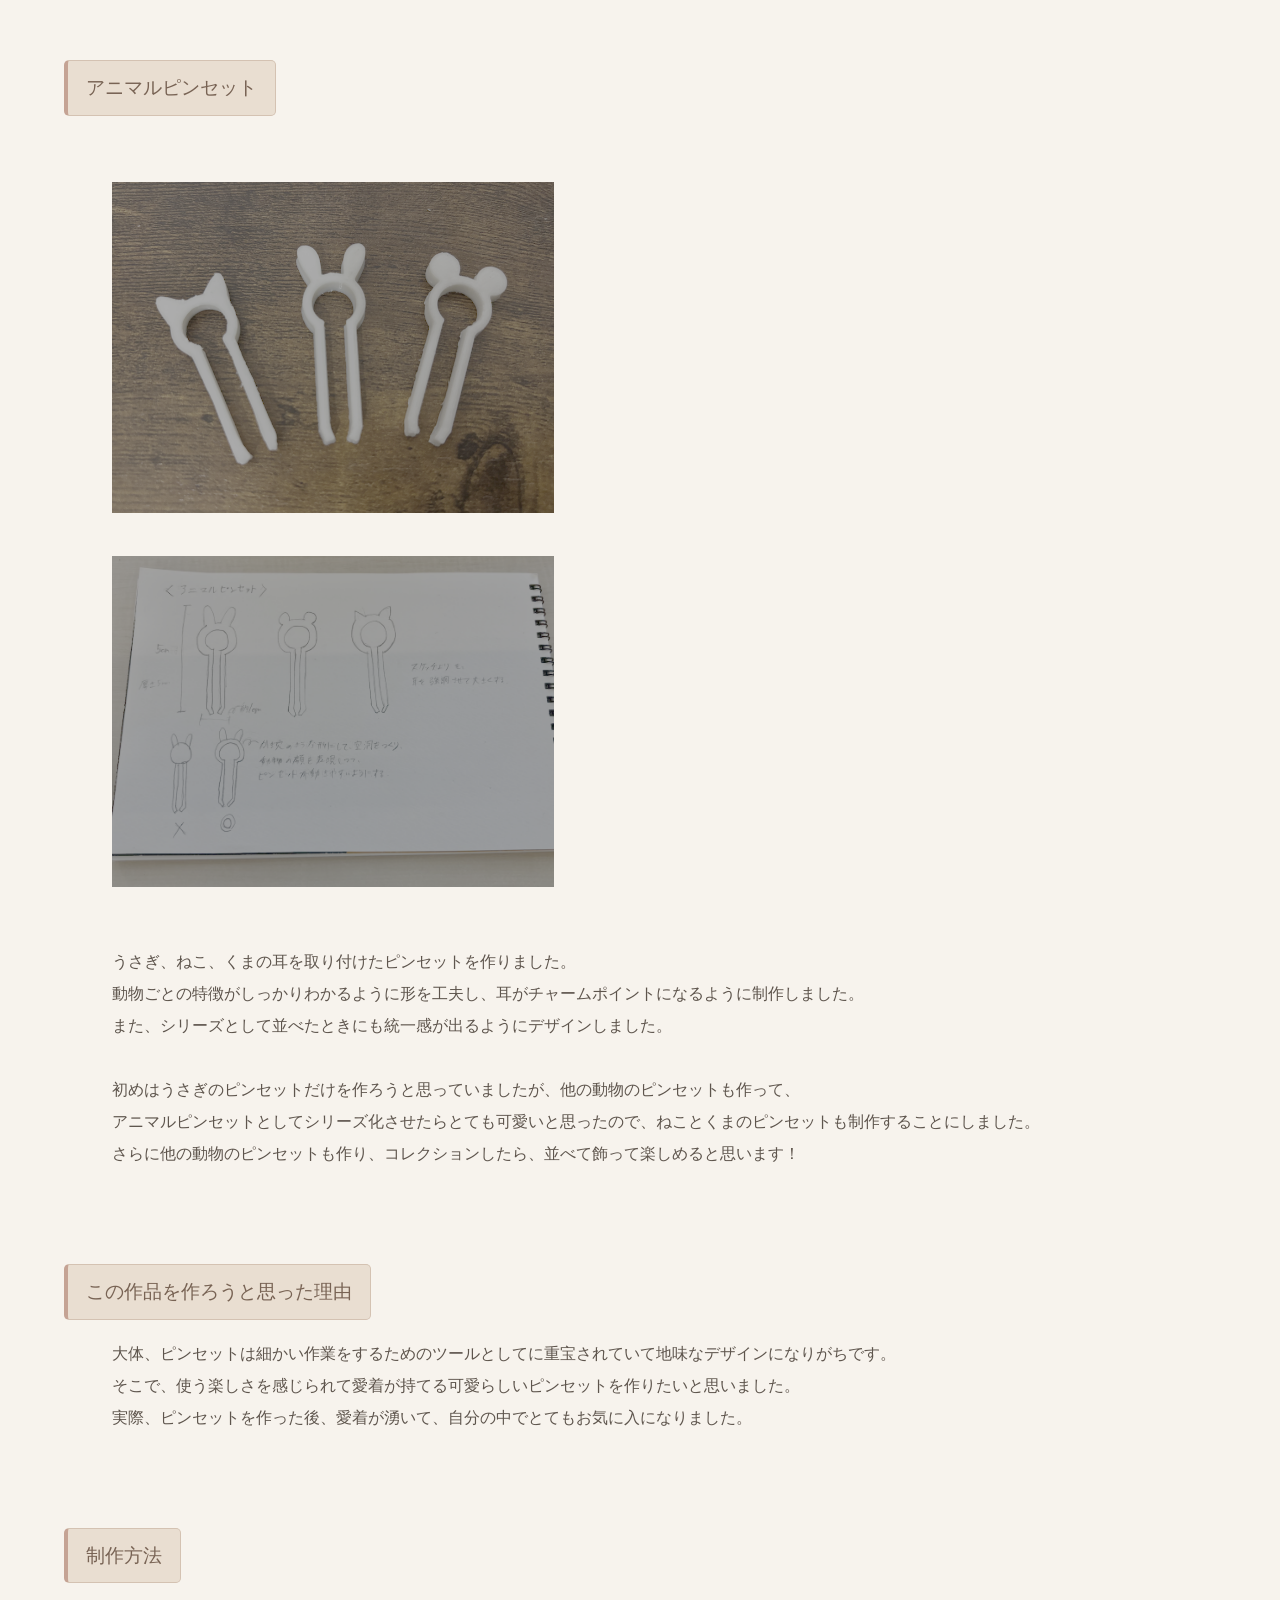
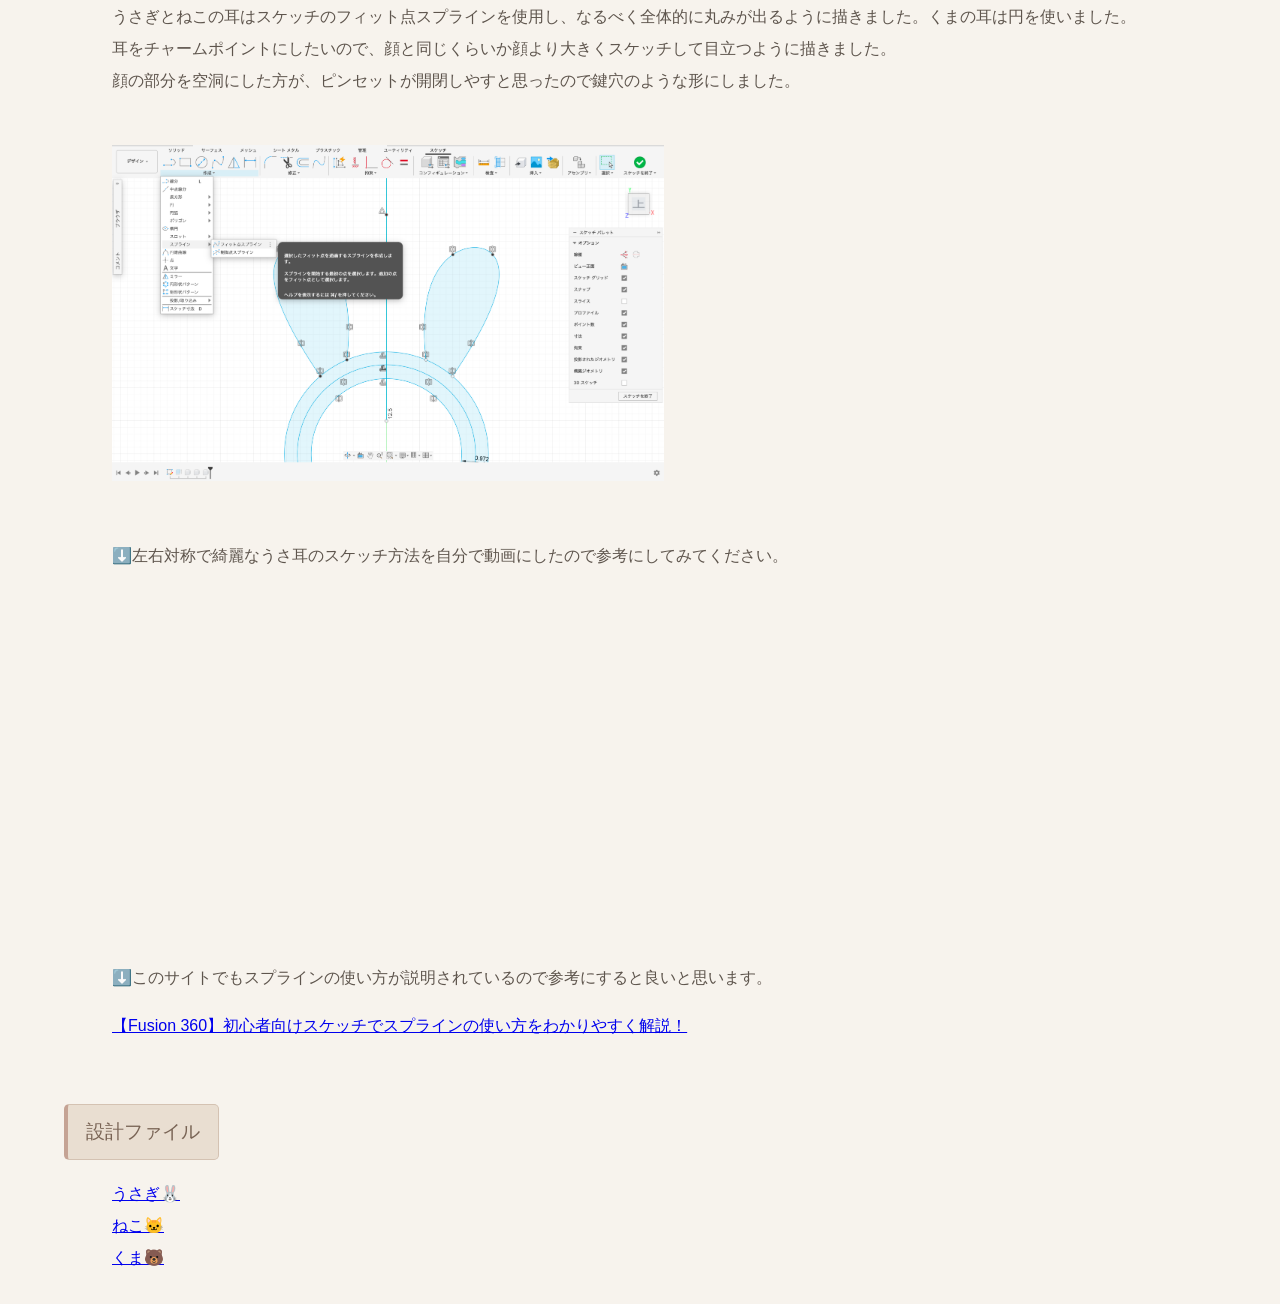
<file: digi_fab/pin.html>
<!DOCTYPE html>
<html lang="jp">
<head>
    
    <title>えいみ 3Dprinting 課題</title>
    <link rel="stylesheet" href="./css/style.css"> 
    <link rel="stylesheet" href="./css/pin.css">
    
</head>
<body>

<h2>アニマルピンセット</h2><br>

<div>
<img src="../images/IMG_6323.png" width="40%"><br><br>
<img src="../images/IMG_6338.png" width="40%"><br><br>
</div>


<div>
うさぎ、ねこ、くまの耳を取り付けたピンセットを作りました。<br>
動物ごとの特徴がしっかりわかるように形を工夫し、耳がチャームポイントになるように制作しました。<br>
また、シリーズとして並べたときにも統一感が出るようにデザインしました。<br><br>

初めはうさぎのピンセットだけを作ろうと思っていましたが、他の動物のピンセットも作って、<br>
アニマルピンセットとしてシリーズ化させたらとても可愛いと思ったので、ねことくまのピンセットも制作することにしました。<br>
さらに他の動物のピンセットも作り、コレクションしたら、並べて飾って楽しめると思います！<br><br><br>
</div>

<h3>この作品を作ろうと思った理由</h3>

<div>
大体、ピンセットは細かい作業をするためのツールとしてに重宝されていて地味なデザインになりがちです。<br>
そこで、使う楽しさを感じられて愛着が持てる可愛らしいピンセットを作りたいと思いました。<br>
実際、ピンセットを作った後、愛着が湧いて、自分の中でとてもお気に入になりました。<br><br><br>
</div>

<h3>制作方法</h3>

<div>
うさぎとねこの耳はスケッチのフィット点スプラインを使用し、なるべく全体的に丸みが出るように描きました。くまの耳は円を使いました。<br>
耳をチャームポイントにしたいので、顔と同じくらいか顔より大きくスケッチして目立つように描きました。<br>
顔の部分を空洞にした方が、ピンセットが開閉しやすと思ったので鍵穴のような形にしました。<br><br>
</div>

<div>
<img src="../images/スクリーンショット 2026-10-22 8.12.24.png" width="50%"><br><br>
</div>

<div>
⬇️左右対称で綺麗なうさ耳のスケッチ方法を自分で動画にしたので参考にしてみてください。
</div>

 <div class="video"></div>
<iframe width="560" height="315" src="https://www.youtube.com/embed/oLn4Nv8Ry9s?si=AUBfb2Sw-PYBYSQG" title="YouTube video player" frameborder="0" allow="accelerometer; autoplay; clipboard-write; encrypted-media; gyroscope; picture-in-picture; web-share" referrerpolicy="strict-origin-when-cross-origin" allowfullscreen></iframe><br><br>
</div>

<div>
⬇️このサイトでもスプラインの使い方が説明されているので参考にすると良いと思います。
</div>

<div>
<a href="https://wankonaotto.com/fusion-360_sketch_spline/#i-0" target="_blank">【Fusion 360】初心者向けスケッチでスプラインの使い方をわかりやすく解説！</a><br><br>
</div>

<h3>設計ファイル</h3>

<div>

<a href="./files/pin.stl" target="_blank">うさぎ🐰<br>

<a href="./files/pincat.stl" target="_blank">ねこ🐱<br>

<a href="./files/pinbear.stl" target="_blank">くま🐻<br>

</div>

</body>
</html>
</file>
<file: css/home-girly.css>
```css
/* ==========================================
   KOREAN PINK × GIRLY
   Soft, dreamy & animated portfolio
========================================== */

:root {
    --pink: #e5a8c2;
    --pink-dark: #bd829e;
    --pink-light: #fff0f6;
    --pink-pale: #fff8fb;
    --text: #765b6a;
    --muted: #ac899a;
    --white: #ffffff;
}

* {
    box-sizing: border-box;
}

html {
    min-height: 100%;
    scroll-behavior: smooth;
}

body {
    min-height: 100vh;
    margin: 0;
    padding: 0;

    color: var(--text);
    font-family:
        "Hiragino Kaku Gothic ProN",
        "Yu Gothic",
        sans-serif;

    line-height: 1.8;

    background:
        radial-gradient(
            ellipse at 8% 12%,
            rgba(255, 255, 255, 0.95),
            transparent 30%
        ),
        radial-gradient(
            ellipse at 92% 40%,
            rgba(246, 200, 220, 0.45),
            transparent 32%
        ),
        linear-gradient(
            145deg,
            #fff9fc,
            #fceaf2 55%,
            #fff5f9
        );

    overflow-x: clip;
}

/* 背景の光 */

body::before {
    content: "";
    position: fixed;
    inset: -20%;
    z-index: -2;
    pointer-events: none;

    background:
        radial-gradient(
            circle at 30% 35%,
            rgba(255, 255, 255, 0.65),
            transparent 20%
        ),
        radial-gradient(
            circle at 70% 70%,
            rgba(237, 175, 204, 0.18),
            transparent 25%
        );

    animation: backgroundDrift 12s ease-in-out infinite alternate;
}

/* ==========================================
   全体レイアウト
========================================== */

.portfolio {
    width: min(100% - 48px, 1000px);
    margin: 0 auto;
}

/* ==========================================
   浮遊する装飾
========================================== */

.floating-decor {
    position: fixed;
    z-index: -1;
    pointer-events: none;

    color: rgba(204, 135, 168, 0.45);
    animation: floatDecor 6s ease-in-out infinite;
}

.decor-heart {
    top: 23%;
    left: 5%;
    font-size: 38px;
    animation-delay: -1s;
}

.decor-star {
    top: 16%;
    right: 9%;
    font-size: 35px;
    animation-delay: -3s;
}

.decor-flower {
    top: 66%;
    left: 8%;
    font-size: 32px;
    animation-delay: -2s;
}

.decor-sparkle {
    top: 73%;
    right: 7%;
    font-size: 28px;
    animation-delay: -4s;
}

/* ==========================================
   ヘッダー
========================================== */

.site-header {
    display: flex;
    align-items: center;
    justify-content: space-between;
    gap: 20px;

    padding: 28px 0 20px;

    animation: fadeDown 0.9s ease both;
}

.logo-link {
    display: inline-flex;
    align-items: center;
}

.logo-link img {
    display: block;
    width: 72px;
    max-width: 100%;
    height: auto;

    transition:
        transform 0.4s ease,
        filter 0.4s ease;
}

.logo-link:hover img {
    transform: rotate(-7deg) scale(1.08);
    filter: drop-shadow(0 5px 8px #dfa4bf70);
}

.header-label {
    color: var(--muted);
    font-size: 10px;
    letter-spacing: 3px;
}

/* ==========================================
   メインビジュアル
========================================== */

.hero {
    padding: 30px 0 40px;
    text-align: center;
}

.eyebrow {
    margin: 0 0 12px;

    color: var(--pink-dark);
    font-size: 10px;
    letter-spacing: 5px;

    animation: fadeUp 0.8s ease 0.15s both;
}

.hero h1 {
    margin: 0;

    color: #d79ab6;
    font-family: Georgia, serif;
    font-size: clamp(50px, 10vw, 100px);
    font-weight: normal;
    letter-spacing: 8px;
    line-height: 1.15;

    text-shadow:
        0 8px 30px rgba(218, 159, 186, 0.12);

    animation: titleReveal 1.2s cubic-bezier(.2, .8, .2, 1) 0.2s both;
}

.hero h1 span {
    display: inline-block;
    color: #efbfd4;

    animation: dotPulse 2s ease-in-out infinite;
}

.title-decoration {
    display: flex;
    justify-content: center;
    align-items: center;
    gap: 12px;

    margin: 14px 0 24px;

    animation: fadeUp 0.8s ease 0.45s both;
}

.title-decoration > span:not(.decoration-heart) {
    width: 55px;
    height: 1px;

    background: linear-gradient(
        90deg,
        transparent,
        #dfadc3
    );
}

.title-decoration > span:last-child {
    transform: rotate(180deg);
}

.decoration-heart {
    color: #d998b5;
    font-size: 19px;

    animation: heartbeat 2s ease-in-out infinite;
}

.hero > h2 {
    margin: 0;

    color: #967184;
    font-size: clamp(17px, 3vw, 22px);
    font-weight: normal;
    letter-spacing: 3px;

    animation: fadeUp 0.8s ease 0.55s both;
}

.hero-description {
    margin: 18px 0 0;

    color: #a88a9a;
    font-size: 13px;
    letter-spacing: 1px;

    animation: fadeUp 0.8s ease 0.7s both;
}

/* スクロール案内 */

.scroll-guide {
    display: flex;
    flex-direction: column;
    align-items: center;
    gap: 8px;

    margin-top: 45px;

    color: #b28ca0;
    font-size: 9px;
    letter-spacing: 3px;

    animation: fadeUp 0.8s ease 0.9s both;
}

.scroll-arrow {
    display: inline-block;
    font-size: 20px;

    animation: arrowDown 1.5s ease-in-out infinite;
}

/* ==========================================
   作品セクション
========================================== */

.works-section {
    padding: 0px 0 50px;
}

.section-heading {
    margin-bottom: 35px;
    text-align: center;

    animation: fadeUp 0.8s ease both;
}

.section-caption {
    color: var(--pink-dark);
    font-size: 10px;
    letter-spacing: 4px;
}

.section-heading h2 {
    margin: 8px 0;

    color: #89687b;
    font-family: Georgia, serif;
    font-size: clamp(25px, 4vw, 34px);
    font-weight: normal;
}

.section-heading h2 span {
    display: inline-block;
    color: #d99ab6;

    animation: heartbeat 2s ease-in-out infinite;
}

.section-heading p {
    margin: 8px 0;

    color: #ac8d9d;
    font-size: 12px;
}

/* ==========================================
   カード一覧
========================================== */

.works {
    display: grid;
    grid-template-columns: repeat(2, minmax(0, 380px));
    justify-content: center;
    gap: 28px;
}


/* ==========================================
   作品カード
========================================== */

.work-card {
    position: relative;
    display: block;
    min-width: 0;
    overflow: hidden;

    padding: 18px;

    color: inherit;
    text-decoration: none;

    background: rgba(255, 255, 255, 0.68);
    border: 1px solid rgba(255, 255, 255, 0.95);
    border-radius: 22px;

    box-shadow:
        0 8px 28px rgba(194, 143, 168, 0.09),
        inset 0 0 18px rgba(255, 255, 255, 0.7);

    backdrop-filter: blur(10px);

    transition:
        transform 0.4s ease,
        box-shadow 0.4s ease,
        border-color 0.4s ease;

    opacity: 0;
    animation: cardReveal 0.9s cubic-bezier(.2, .8, .2, 1) both;
}

.card-design {
    animation-delay: 0.2s;
}

.card-digital {
    animation-delay: 0.4s;
}

/* ホバー時のカード */

.work-card:hover {
    transform: translateY(-9px);

    border-color: #ffffff;

    box-shadow:
        0 18px 38px rgba(201, 137, 167, 0.16),
        0 0 18px rgba(255, 199, 221, 0.35);
}

.work-card:active {
    transform: translateY(-3px) scale(0.99);
}

/* カード上部 */

.card-top {
    display: flex;
    justify-content: space-between;
    align-items: center;

    padding: 0 3px 14px;
}

.card-number {
    color: #bd91a6;
    font-family: Georgia, serif;
    font-size: 12px;
    letter-spacing: 2px;
}

.card-symbol {
    color: #d7a0b8;
    font-size: 21px;

    transition: transform 0.4s ease;
}

.work-card:hover .card-symbol {
    transform: rotate(12deg) scale(1.2);
}

/* ==========================================
   イラストエリア
========================================== */

.card-illustration {
    position: relative;
    display: grid;
    place-items: center;

    min-height: 210px;
    overflow: hidden;

    border-radius: 16px;

    transition: border-radius 0.4s ease;
}

.work-card:hover .card-illustration {
    border-radius: 22px;
}

.illustration-design {
    background:
        radial-gradient(
            circle at 25% 25%,
            #ffffff,
            transparent 30%
        ),
        linear-gradient(
            135deg,
            #fbe2ec,
            #f4d2e3,
            #fff0f6
        );
}

.illustration-digital {
    background:
        radial-gradient(
            circle at 75% 25%,
            #ffffff,
            transparent 25%
        ),
        linear-gradient(
            135deg,
            #eddef5,
            #f4d9e8,
            #fff0f7
        );
}

/* 大きな文字 */

.illustration-letter {
    position: relative;
    z-index: 2;

    color: rgba(255, 255, 255, 0.92);
    font-family: Georgia, serif;
    font-size: 85px;
    font-weight: normal;
    letter-spacing: 4px;

    text-shadow:
        0 4px 18px rgba(186, 128, 157, 0.16);

    transition: transform 0.5s ease;
}

.work-card:hover .illustration-letter {
    transform: scale(1.12) rotate(-4deg);
}

/* デザインカードの装飾 */

.illustration-circle {
    position: absolute;

    width: 145px;
    height: 145px;

    border: 1px solid rgba(255, 255, 255, 0.8);
    border-radius: 50%;

    animation: circleRotate 14s linear infinite;
}

.illustration-star {
    position: absolute;
    color: white;

    text-shadow: 0 0 15px #ffffff;
}

.star-one {
    top: 22%;
    left: 22%;
    font-size: 27px;

    animation: twinkle 2s ease-in-out infinite;
}

.star-two {
    right: 23%;
    bottom: 20%;
    font-size: 21px;

    animation: twinkle 2.5s ease-in-out infinite 0.5s;
}

/* デジタルカードの装飾 */

.digital-orbit {
    position: absolute;

    width: 155px;
    height: 155px;

    border: 1px solid rgba(255, 255, 255, 0.8);
    border-radius: 50%;
}

.orbit-one {
    animation: circleRotate 12s linear infinite;
}

.orbit-two {
    width: 185px;
    height: 110px;

    transform: rotate(-35deg);

    animation: orbitMove 6s ease-in-out infinite alternate;
}

.digital-star {
    top: 22%;
    right: 24%;
    font-size: 30px;

    animation: twinkle 2s ease-in-out infinite;
}

/* ==========================================
   カード内の文字
========================================== */

.card-info {
    padding: 23px 5px 5px;
}

.category {
    color: #bd8ca4;
    font-size: 9px;
    letter-spacing: 2.5px;
}

.card-info h3 {
    margin: 9px 0;

    color: #795c70;
    font-size: clamp(15px, 2vw, 19px);
    font-weight: 500;
    line-height: 1.7;
}

.card-info p {
    margin: 0;

    color: #a48b99;
    font-size: 12px;
}

/* カード下部のリンク */

.card-link {
    display: flex;
    justify-content: space-between;
    align-items: center;

    margin-top: 24px;
    padding-top: 14px;

    color: #b17e99;
    font-size: 9px;
    letter-spacing: 2px;

    border-top: 1px solid #f2e1e9;
}

.link-arrow {
    display: grid;
    place-items: center;

    width: 31px;
    height: 31px;

    color: #b9829e;
    font-size: 16px;

    background: #fff1f6;
    border: 1px solid #f5dce7;
    border-radius: 50%;

    transition:
        transform 0.35s ease,
        color 0.35s ease,
        background 0.35s ease;
}

.work-card:hover .link-arrow {
    transform: rotate(45deg);

    color: white;
    background: #dba3bd;
}

/* ==========================================
   フッター
========================================== */

.site-footer {
    padding: 30px 0 40px;

    text-align: center;
    border-top: 1px solid rgba(218, 172, 194, 0.4);
}

.footer-decoration {
    color: #d9a1b9;
    font-size: 19px;
    letter-spacing: 5px;

    animation: heartbeat 2.5s ease-in-out infinite;
}

.site-footer p {
    margin: 10px 0;

    color: #a98296;
    font-family: Georgia, serif;
    font-size: 13px;
}

.site-footer > span {
    color: #c3a1b1;
    font-size: 9px;
    letter-spacing: 3px;
}

/* ==========================================
   アニメーション
========================================== */

@keyframes backgroundDrift {
    from {
        transform: translate3d(-1%, 0, 0) scale(1);
        opacity: 0.65;
    }

    to {
        transform: translate3d(1%, -1%, 0) scale(1.04);
        opacity: 1;
    }
}

@keyframes floatDecor {
    0%, 100% {
        transform: translateY(0) rotate(-5deg);
        opacity: 0.45;
    }

    50% {
        transform: translateY(-20px) rotate(8deg);
        opacity: 0.9;
    }
}

@keyframes fadeDown {
    from {
        opacity: 0;
        transform: translateY(-15px);
    }

    to {
        opacity: 1;
        transform: translateY(0);
    }
}

@keyframes fadeUp {
    from {
        opacity: 0;
        transform: translateY(22px);
    }

    to {
        opacity: 1;
        transform: translateY(0);
    }
}

@keyframes titleReveal {
    from {
        opacity: 0;
        transform: translateY(25px) scale(0.96);
        filter: blur(5px);
    }

    to {
        opacity: 1;
        transform: translateY(0) scale(1);
        filter: blur(0);
    }
}

@keyframes cardReveal {
    from {
        opacity: 0;
        transform: translateY(30px);
    }

    to {
        opacity: 1;
        transform: translateY(0);
    }
}

@keyframes heartbeat {
    0%, 100% {
        transform: scale(1);
    }

    50% {
        transform: scale(1.13);
    }
}

@keyframes dotPulse {
    0%, 100% {
        opacity: 0.65;
    }

    50% {
        opacity: 1;
    }
}

@keyframes arrowDown {
    0%, 100% {
        transform: translateY(0);
    }

    50% {
        transform: translateY(7px);
    }
}

@keyframes circleRotate {
    from {
        transform: rotate(0deg);
    }

    to {
        transform: rotate(360deg);
    }
}

@keyframes orbitMove {
    from {
        transform: rotate(-35deg) scale(0.95);
    }

    to {
        transform: rotate(-15deg) scale(1.05);
    }
}

@keyframes twinkle {
    0%, 100% {
        opacity: 0.55;
        transform: scale(0.9);
    }

    50% {
        opacity: 1;
        transform: scale(1.18);
    }
}

/* ==========================================
   タブレット
========================================== */

@media (max-width: 760px) {
    .portfolio {
        width: min(100% - 36px, 600px);
    }

    .hero {
        padding: 45px 0 55px;
    }

    .works {
        gap: 18px;
    }

    .work-card {
        padding: 13px;
    }

    .card-illustration {
        min-height: 170px;
    }

    .illustration-letter {
        font-size: 65px;
    }
}

/* ==========================================
   スマートフォン
========================================== */

@media (max-width: 560px) {
    .portfolio {
        width: calc(100% - 34px);
    }

    .site-header {
        padding-top: 20px;
    }

    .logo-link img {
        width: 58px;
    }

    .header-label {
        font-size: 8px;
        letter-spacing: 1.5px;
    }

    .hero {
        padding: 45px 0 55px;
    }

    .hero h1 {
        font-size: clamp(76px, 22vw, 110px);
        letter-spacing: 6px;
    }

    .eyebrow {
        font-size: 9px;
        letter-spacing: 3px;
    }

    .hero > h2 {
        font-size: 16px;
        letter-spacing: 1px;
    }

    .hero-description {
        font-size: 12px;
    }

    .works-section {
        padding: 15px 0 55px;
    }

    
    .works {
    display: flex;
    gap: 22px;

    overflow-x: auto;
    overflow-y: hidden;

    scroll-snap-type: x mandatory;
    -webkit-overflow-scrolling: touch;
}
   
    .work-card {
    flex: 0 0 280px;
    scroll-snap-align: center;
}

    .work-card {
        padding: 15px;
        border-radius: 19px;
    }

    .card-illustration {
        min-height: 200px;
    }

    .illustration-letter {
        font-size: 82px;
    }

    .card-info h3 {
        font-size: 17px;
    }

    .floating-decor {
        opacity: 0.45;
    }

    .decor-heart {
        left: 2%;
        font-size: 25px;
    }

    .decor-star {
        right: 3%;
        font-size: 25px;
    }

    .decor-flower {
        left: 3%;
        font-size: 23px;
    }

    .decor-sparkle {
        right: 3%;
        font-size: 22px;
    }
}

/* ==========================================
   動きを減らす設定への配慮
========================================== */

@media (prefers-reduced-motion: reduce) {
    *,
    *::before,
    *::after {
        animation-duration: 0.01ms !important;
        animation-iteration-count: 1 !important;
        scroll-behavior: auto !important;
        transition-duration: 0.01ms !important;
    }
}
```
</file>
<file: de12/css/home-girly.css>
```css
/* ==========================================
   KOREAN PINK × GIRLY
   Soft, dreamy & animated portfolio
========================================== */

:root {
    --blue: #dceaff;
    --blue-light: #f0f6ff;
    --lavender: #e8e1ff;
    --lavender-dark: #aab8ed;
    --text: #626789;
    --muted: #9298b8;
    --line: #e4e8f8;
    --white: #ffffff;
}

/* 基本設定 */
* {
    box-sizing: border-box;
}

html {
    min-height: 100%;
    scroll-behavior: smooth;
}

body {
    min-height: 100vh;
    margin: 0;
    padding: 25px 24px 0;
    color: var(--text);
    font-family: "Hiragino Kaku Gothic ProN", "Yu Gothic", sans-serif;
    line-height: 1.8;
    background:
        radial-gradient(ellipse at 8% 12%, rgba(255,255,255,.95), transparent 32%),
        radial-gradient(ellipse at 92% 30%, rgba(210,220,255,.55), transparent 35%),
        linear-gradient(140deg, #f8fbff, #f0edff 55%, #f5f8ff);
    overflow-x: hidden;
}

/* 背景の飾り */
body::before,
body::after {
    position: fixed;
    z-index: 0;
    pointer-events: none;
    color: rgba(157,170,225,.35);
    animation: floatSoft 6s ease-in-out infinite;
}

body::before {
    content: "♡";
    top: 27%;
    left: 4%;
    font-size: 38px;
}

body::after {
    content: "✧";
    right: 5%;
    bottom: 15%;
    color: rgba(190,181,238,.48);
    font-size: 36px;
    animation-delay: -3s;
}

/* ヘッダー・ロゴ */
.site-header {
    position: relative;
    z-index: 1;
    width: min(100%, 1050px);
    margin: 0 auto;
}

.home-logo {
    display: inline-flex;
    align-items: center;
}

.home-logo img {
    display: block;
    width: 58px;
    height: auto;
    transition: transform .3s ease, filter .3s ease;
}

.home-logo:hover img {
    transform: rotate(-6deg) scale(1.05);
    filter: drop-shadow(0 5px 8px rgba(170,184,237,.4));
}

/* ページ全体 */
.portfolio {
    position: relative;
    z-index: 1;
    width: min(100%, 1050px);
    margin: 0 auto;
}

/* タイトル */
.page-intro {
    padding: 24px 0 34px;
    text-align: center;
    animation: fadeUp .8s ease both;
}

.eyebrow {
    margin: 0 0 8px;
    color: #939bc9;
    font-size: 10px;
    font-weight: 600;
    letter-spacing: 4px;
}

h1 {
    margin: 0;
    color: #777eaf;
    font-family: Georgia, "Yu Mincho", serif;
    font-size: clamp(27px, 4vw, 37px);
    font-weight: normal;
    letter-spacing: 1px;
}

.title-heart {
    display: inline-block;
    color: #aab8ed;
    animation: heartFloat 3s ease-in-out infinite;
}

.intro-text {
    margin: 12px 0 0;
    color: var(--muted);
    font-size: 12px;
    letter-spacing: .5px;
}

.sparkle-divider {
    margin-top: 17px;
    color: #aab8ed;
    font-size: 12px;
    letter-spacing: 4px;
}

/* セクション */
.work-section {
    margin-top: 12px;
}

.section-heading {
    display: flex;
    align-items: center;
    gap: 13px;
    margin-bottom: 17px;
    padding-bottom: 10px;
    border-bottom: 1px solid var(--line);
}

.section-number {
    display: inline-flex;
    align-items: center;
    justify-content: center;
    width: 31px;
    height: 31px;
    flex: 0 0 31px;
    color: #858bc4;
    font-family: Georgia, serif;
    font-size: 11px;
    letter-spacing: 1px;
    background: linear-gradient(135deg, #e4edff, #eee7ff);
    border: 1px solid rgba(255,255,255,.9);
    border-radius: 50%;
}

h2 {
    margin: 0;
    color: #777eaf;
    font-size: 16px;
    font-weight: 500;
    letter-spacing: 1px;
}

/* カード一覧 */
.card-grid {
    display: grid;
    grid-template-columns: repeat(3, minmax(0, 300px));
    justify-content: center;
    gap: 28px;
    margin: 0;
    padding: 0;
    list-style: none;
}

/* カード */
.work-card {
    min-width: 0;
    margin: 0;
    padding: 0;
    animation: cardAppear .7s ease both;
}

.work-card:nth-child(2) {
    animation-delay: .1s;
}

.work-card:nth-child(3) {
    animation-delay: .2s;
}

.work-card a {
    position: relative;
    display: flex;
    flex-direction: column;
    min-height: 340px;
    height: 100%;
    padding: 17px;
    color: var(--text);
    text-decoration: none;
    background: rgba(255,255,255,.82);
    border: 1px solid rgba(255,255,255,.98);
    border-radius: 20px;
    box-shadow: 0 10px 28px rgba(143,157,208,.13);
    transition:
        transform .3s ease,
        box-shadow .3s ease,
        border-color .3s ease;
    overflow: hidden;
}

/* 卡片上方的编号 */
.card-number {
    align-self: flex-start;
    color: #969dcc;
    font-family: Georgia, serif;
    font-size: 10px;
    letter-spacing: 2px;
}

/* 卡片内的装饰图案 */
.card-icon {
    display: flex;
    align-items: center;
    justify-content: center;
    min-height: 105px;
    margin: 14px 0 17px;
    color: #ffffff;
    font-family: Georgia, serif;
    font-size: 46px;
    background: linear-gradient(135deg, #dceaff, #e7e0ff 58%, #f0eaff);
    border-radius: 14px;
    transition: transform .4s ease;
}

.work-card:nth-child(2) .card-icon {
    background: linear-gradient(135deg, #e8e1ff, #dceaff);
}

.work-card:nth-child(3) .card-icon {
    background: linear-gradient(135deg, #e5edff, #f0eaff);
}

.card-category {
    margin-bottom: 5px;
    color: #929ac8;
    font-size: 9px;
    letter-spacing: 2px;
}

.card-title {
    color: #626789;
    font-size: 15px;
    font-weight: 500;
    overflow-wrap: anywhere;
}

.card-description {
    margin-top: 5px;
    color: var(--muted);
    font-size: 11px;
}

/* 卡片下方 */
.card-footer {
    display: flex;
    align-items: center;
    justify-content: space-between;
    gap: 8px;
    margin-top: auto;
    padding-top: 14px;
    color: #929ac8;
    font-size: 9px;
    letter-spacing: 1.5px;
    border-top: 1px solid #e8ebf8;
}

.card-arrow {
    display: inline-flex;
    align-items: center;
    justify-content: center;
    width: 27px;
    height: 27px;
    flex: 0 0 27px;
    color: #858bc4;
    font-size: 13px;
    letter-spacing: 0;
    background: linear-gradient(135deg, #e4edff, #eee7ff);
    border: 1px solid #e0e6fa;
    border-radius: 50%;
    transition: transform .3s ease, color .3s ease, background .3s ease;
}

/* マウスを乗せたとき */
.work-card a:hover {
    transform: translateY(-5px);
    border-color: #ffffff;
    box-shadow:
        0 16px 34px rgba(143,157,208,.2),
        0 0 18px rgba(206,215,255,.28);
}

.work-card a:hover .card-icon {
    transform: scale(1.025);
}

.work-card a:hover .card-arrow {
    transform: rotate(45deg);
    color: #ffffff;
    background: linear-gradient(135deg, #aebdec, #c2b7ef);
}

/* 演習ノート */
.notes-section {
    margin-top: 39px;
}

.notes-grid {
    grid-template-columns: repeat(2, minmax(0, 300));
    justify-content: center;
}

.notes-grid .work-card a {
    min-height: 340px;
}

/* フッター */
.site-footer {
    margin-top: 60px;
    padding: 24px 0 30px;
    text-align: center;
    border-top: 1px solid rgba(174,187,232,.4);
}

.footer-decoration {
    color: #aab8ed;
    font-size: 16px;
    letter-spacing: 5px;
}

.site-footer p {
    margin: 8px 0 2px;
    color: #858bc4;
    font-family: Georgia, serif;
    font-size: 12px;
}

.site-footer span {
    color: #a0a5c2;
    font-size: 9px;
    letter-spacing: 2px;
}

/* アニメーション */
@keyframes fadeUp {
    from {
        opacity: 0;
        transform: translateY(12px);
    }
    to {
        opacity: 1;
        transform: translateY(0);
    }
}

@keyframes cardAppear {
    from {
        opacity: 0;
        transform: translateY(14px);
    }
    to {
        opacity: 1;
        transform: translateY(0);
    }
}

@keyframes floatSoft {
    0%, 100% {
        transform: translateY(0) rotate(-5deg);
        opacity: .45;
    }
    50% {
        transform: translateY(-12px) rotate(8deg);
        opacity: .85;
    }
}

@keyframes heartFloat {
    0%, 100% {
        transform: translateY(0);
    }
    50% {
        transform: translateY(-4px);
    }
}

/* タブレット */
@media (max-width: 760px) {
    body {
        padding: 20px 18px 0;
    }

    .card-grid {
        grid-template-columns: repeat(2, minmax(0, 1fr));
        gap: 15px;
    }

    .work-card a {
        min-height: 245px;
        padding: 14px;
    }

    .card-icon {
        min-height: 90px;
        font-size: 40px;
    }

    .notes-grid .work-card a {
        min-height: 205px;
    }
}

/* スマートフォン */
@media (max-width: 520px) {
    body {
        padding: 17px 15px 0;
    }

    .home-logo img {
        width: 49px;
    }

    .page-intro {
        padding: 22px 0 28px;
    }

    h1 {
        font-size: 25px;
    }

    .intro-text {
        font-size: 11px;
    }

    .section-heading {
        gap: 10px;
    }

    h2 {
        font-size: 14px;
    }

    .section-number {
        width: 28px;
        height: 28px;
        flex-basis: 28px;
    }

     

    .work-card {
        flex: 0 0 260px; /* カード幅 */
        scroll-snap-align: start;
    }

}
@media (max-width: 520px) {

    .card-grid,
    .notes-grid {
        display: flex;
        overflow-x: auto;
        gap: 12px;
        padding-bottom: 10px;
        scroll-snap-type: x mandatory;
    }

    .work-card {
        flex: 0 0 260px; /* カード幅 */
        scroll-snap-align: start;
    }

}
    .work-card a,
    .notes-grid .work-card a {
        min-height: 0;
        padding: 13px;
        border-radius: 16px;
    }

    .card-icon {
        min-height: 78px;
        margin: 10px 0 12px;
        font-size: 34px;
    }

    .card-title {
        font-size: 14px;
    }

    .card-footer {
        margin-top: 13px;
        padding-top: 10px;
    }

    .notes-section {
        margin-top: 30px;
    }

    .site-footer {
        margin-top: 40px;
    }

    body::before {
        left: 1%;
        font-size: 27px;
    }

    body::after {
        right: 2%;
        font-size: 28px;
    }
}

/* 動きを控えたい環境への配慮 */
@media (prefers-reduced-motion: reduce) {
    *,
    *::before,
    *::after {
        animation-duration: .01ms !important;
        animation-iteration-count: 1 !important;
        scroll-behavior: auto !important;
        transition-duration: .01ms !important;
    }
}
```
</file>
<file: digi_fab/css/home_girly.css>
```css
/* ========================================
   DIGITAL FABRICATION
   Pale Blue × Light Cyan
======================================== */

:root {
    --blue: #DCEEFF;
    --cyan: #D9F5FA;
    --blue-light: #F3FAFF;
    --blue-dark: #779FC4;
    --text: #58758F;
    --muted: #91A9BC;
    --line: #DFEDF7;
    --white: #FFFFFF;
}

/* 基本設定 */
* {
    box-sizing: border-box;
}

html {
    width: 100%;
    min-height: 100%;
    margin: 0;
    background: #F0F8FF;
    scroll-behavior: smooth;
}

body {
    width: 100%;
    min-height: 100vh;
    margin: 0;
    padding: 25px 24px 0;

    color: var(--text);
    font-family: "Hiragino Kaku Gothic ProN", "Yu Gothic", sans-serif;
    line-height: 1.8;

    background:
        radial-gradient(
            ellipse at 8% 10%,
            rgba(255, 255, 255, .98),
            transparent 33%
        ),
        radial-gradient(
            ellipse at 92% 35%,
            rgba(190, 237, 250, .55),
            transparent 38%
        ),
        linear-gradient(
            135deg,
            #F7FBFF 0%,
            #EDF7FF 48%,
            #E5F7FC 100%
        );

    background-repeat: no-repeat;
    background-attachment: fixed;

    overflow-x: hidden;
}

/* 背景の飾り */
body::before,
body::after {
    position: fixed;
    z-index: 0;
    pointer-events: none;

    color: rgba(126, 180, 218, .28);
    animation: floatSoft 6s ease-in-out infinite;
}

body::before {
    content: "♡";
    top: 28%;
    left: 5%;
    font-size: 40px;
}

body::after {
    content: "✧";
    right: 6%;
    bottom: 15%;
    color: rgba(117, 200, 221, .38);
    font-size: 38px;
    animation-delay: -3s;
}

/* ヘッダー */
.site-header {
    position: relative;
    z-index: 1;
    width: min(100%, 1050px);
    margin: 0 auto;
}

.home-logo {
    display: inline-flex;
    align-items: center;
}

.home-logo img {
    display: block;
    width: 58px;
    max-width: 100%;
    height: auto;

    transition:
        transform .3s ease,
        filter .3s ease;
}

.home-logo:hover img {
    transform: rotate(-6deg) scale(1.05);
    filter: drop-shadow(0 5px 8px rgba(126, 180, 218, .35));
}

/* ページ全体 */
.portfolio {
    position: relative;
    z-index: 1;
    width: min(100%, 1050px);
    margin: 0 auto;
}

/* タイトル */
.page-intro {
    padding: 24px 0 38px;
    text-align: center;
    animation: fadeUp .8s ease both;
}

.eyebrow {
    margin: 0 0 8px;
    color: #83A9C9;
    font-size: 10px;
    font-weight: 600;
    letter-spacing: 4px;
}

h1 {
    margin: 0;
    color: #6489AC;
    font-family: Georgia, "Yu Mincho", serif;
    font-size: clamp(25px, 4vw, 36px);
    font-weight: normal;
    letter-spacing: 1px;
}

.title-symbol {
    display: inline-block;
    color: #83C9DE;
    animation: symbolFloat 3s ease-in-out infinite;
}

.intro-text {
    margin: 12px 0 0;
    color: var(--muted);
    font-size: 12px;
    letter-spacing: .5px;
}

.intro-decoration {
    margin-top: 17px;
    color: #8FCBDD;
    font-size: 12px;
    letter-spacing: 4px;
}

/* セクション */
.work-section {
    margin-top: 10px;
}

.section-heading {
    display: flex;
    align-items: center;
    gap: 13px;
    margin-bottom: 20px;
    padding-bottom: 10px;
    border-bottom: 1px solid var(--line);
}

.section-number {
    display: inline-flex;
    align-items: center;
    justify-content: center;

    width: 31px;
    height: 31px;
    flex: 0 0 31px;

    color: #7199BC;
    font-family: Georgia, serif;
    font-size: 11px;
    letter-spacing: 1px;

    background: linear-gradient(135deg, #DCEEFF, #D9F5FA);
    border: 1px solid rgba(255, 255, 255, .95);
    border-radius: 50%;
}

h2 {
    margin: 0;
    color: #668BAE;
    font-size: 16px;
    font-weight: 500;
    letter-spacing: 1px;
}

/* カード一覧 */
.card-grid {
    display: grid;
    grid-template-columns: repeat(3, minmax(0, 300px));
    gap: 20px;

    margin: 0;
    padding: 0;
    list-style: none;
}

/* カード */
.work-card {
    min-width: 0;
    margin: 0;
    padding: 0;
    animation: cardAppear .7s ease both;
}

.work-card a {
    position: relative;

    display: flex;
    flex-direction: column;

    min-height: 340px;
    height: 100%;
    padding: 18px;

    color: var(--text);
    text-decoration: none;

    background: rgba(255, 255, 255, .84);
    border: 1px solid rgba(255, 255, 255, .98);
    border-radius: 21px;

    box-shadow: 0 10px 28px rgba(126, 165, 203, .13);

    transition:
        transform .3s ease,
        box-shadow .3s ease,
        border-color .3s ease;

    overflow: hidden;
}

/* カード番号 */
.card-number {
    align-self: flex-start;
    color: #8DAAC8;
    font-family: Georgia, serif;
    font-size: 10px;
    letter-spacing: 2px;
}

/* カードのビジュアル */
.card-visual {
    position: relative;

    display: flex;
    align-items: center;
    justify-content: center;

    min-height: 155px;
    margin: 14px 0 18px;

    color: white;
    background: linear-gradient(
        135deg,
        #D7EAFF 0%,
        #DDF1FC 52%,
        #DDF8FA 100%
    );

    border-radius: 15px;
    overflow: hidden;
    transition: transform .4s ease;
}

/* 3Dの丸いモチーフ */
.visual-ring {
    position: absolute;
    width: 105px;
    height: 105px;

    border: 1px solid rgba(255, 255, 255, .85);
    border-radius: 50%;

    box-shadow: 0 0 0 9px rgba(255, 255, 255, .10);
    animation: ringPulse 4s ease-in-out infinite;
}

.visual-text {
    position: relative;
    z-index: 1;

    color: rgba(255, 255, 255, .98);
    font-family: Georgia, serif;
    font-size: 57px;
    font-weight: normal;
    letter-spacing: 2px;
    text-shadow: 0 3px 12px rgba(104, 158, 194, .12);
}

.visual-sparkle {
    position: absolute;
    color: rgba(255, 255, 255, .95);
}

.sparkle-one {
    top: 23%;
    left: 16%;
    font-size: 20px;
}

.sparkle-two {
    right: 17%;
    bottom: 20%;
    font-size: 15px;
}

/* カードの文字 */
.card-category {
    margin-bottom: 5px;
    color: #81A9C8;
    font-size: 9px;
    letter-spacing: 2px;
}

.card-title {
    color: #58758F;
    font-size: 17px;
    font-weight: 500;
}

.card-description {
    margin-top: 5px;
    color: var(--muted);
    font-size: 11px;
}

/* カード下部 */
.card-footer {
    display: flex;
    align-items: center;
    justify-content: space-between;
    gap: 8px;

    margin-top: auto;
    padding-top: 14px;

    color: #85A9C8;
    font-size: 9px;
    letter-spacing: 1.5px;

    border-top: 1px solid #E4EFF7;
}

.card-arrow {
    display: inline-flex;
    align-items: center;
    justify-content: center;

    width: 28px;
    height: 28px;
    flex: 0 0 28px;

    color: #699ABF;
    font-size: 13px;
    letter-spacing: 0;

    background: linear-gradient(135deg, #DCEEFF, #D9F5FA);
    border: 1px solid #DDEBF7;
    border-radius: 50%;

    transition:
        transform .3s ease,
        color .3s ease,
        background .3s ease;
}

/* ホバー */
.work-card a:hover {
    transform: translateY(-5px);
    border-color: white;

    box-shadow:
        0 16px 34px rgba(126, 165, 203, .2),
        0 0 18px rgba(180, 225, 245, .3);
}

.work-card a:hover .card-visual {
    transform: scale(1.02);
}

.work-card a:hover .card-arrow {
    transform: rotate(45deg);
    color: white;
    background: linear-gradient(135deg, #8BB7DB, #82D0DF);
}

/* フッター */
.site-footer {
    margin-top: 60px;
    padding: 24px 0 30px;
    text-align: center;
    border-top: 1px solid rgba(160, 199, 225, .4);
}

.footer-decoration {
    color: #83C9DE;
    font-size: 16px;
    letter-spacing: 5px;
}

.site-footer p {
    margin: 8px 0 2px;
    color: #7199BC;
    font-family: Georgia, serif;
    font-size: 12px;
}

.site-footer span {
    color: #9BB0C2;
    font-size: 9px;
    letter-spacing: 2px;
}

/* アニメーション */
@keyframes fadeUp {
    from {
        opacity: 0;
        transform: translateY(12px);
    }
    to {
        opacity: 1;
        transform: translateY(0);
    }
}

@keyframes cardAppear {
    from {
        opacity: 0;
        transform: translateY(14px);
    }
    to {
        opacity: 1;
        transform: translateY(0);
    }
}

@keyframes floatSoft {
    0%, 100% {
        transform: translateY(0) rotate(-5deg);
        opacity: .45;
    }
    50% {
        transform: translateY(-12px) rotate(8deg);
        opacity: .85;
    }
}

@keyframes symbolFloat {
    0%, 100% {
        transform: translateY(0);
    }
    50% {
        transform: translateY(-4px);
    }
}

@keyframes ringPulse {
    0%, 100% {
        transform: scale(1);
        opacity: .8;
    }
    50% {
        transform: scale(1.06);
        opacity: 1;
    }
}

/* タブレット */
@media (max-width: 760px) {
    body {
        padding: 20px 18px 0;
        background-attachment: scroll;
    }

    .card-grid {
        grid-template-columns: repeat(2, minmax(0, 1fr));
        gap: 15px;
    }

    .work-card a {
        min-height: 300px;
        padding: 14px;
    }

    .card-visual {
        min-height: 125px;
    }

    .visual-text {
        font-size: 48px;
    }
}

/* スマートフォン */
@media (max-width: 520px) {
    body {
        padding: 17px 15px 0;
    }

    .home-logo img {
        width: 49px;
    }

    .page-intro {
        padding: 22px 0 28px;
    }

    h1 {
        font-size: 25px;
    }

    .intro-text {
        font-size: 11px;
    }

    .section-heading {
        gap: 10px;
    }

    h2 {
        font-size: 14px;
    }

    .section-number {
        width: 28px;
        height: 28px;
        flex-basis: 28px;
    }

    .card-grid {
        grid-template-columns: minmax(0, 1fr);
        gap: 13px;
    }

    .work-card a {
        min-height: 0;
        padding: 13px;
        border-radius: 16px;
    }

    .card-visual {
        min-height: 115px;
        margin: 10px 0 12px;
    }

    .visual-text {
        font-size: 42px;
    }

    .card-title {
        font-size: 15px;
    }

    .card-footer {
        margin-top: 15px;
        padding-top: 10px;
    }

    .site-footer {
        margin-top: 40px;
    }

    body::before {
        left: 2%;
        font-size: 27px;
    }

    body::after {
        right: 3%;
        font-size: 28px;
    }
}

/* 動きを減らす設定 */
@media (prefers-reduced-motion: reduce) {
    *,
    *::before,
    *::after {
        animation-duration: .01ms !important;
        animation-iteration-count: 1 !important;
        scroll-behavior: auto !important;
        transition-duration: .01ms !important;
    }
}
```
</file>
<file: de12/css/1.css>
@charset "utf-8";
/* 冒頭でimport */
@import url('https://fonts.googleapis.com/css?family=Raleway:700&display=swap');
@import url('https://fonts.googleapis.com/css?family=M+PLUS+Rounded+1c:400,700&display=swap&subset=japanese');
/* フォントを指定したいところで */

logo img{
    border-radius: 50%;
    width: 150px;
    height: 150px;
    object-fit: cover; /* 画像のトリミング */
}

logotohome img{
    border-radius: 70%;
    width: 70px;
    height: 70px;
    object-fit: cover; /* 画像のトリミング */
}



/* ========== common ========== */
html, body {
	font-size: 16px;
	font-family: sans-serif;
	color: #393939;
    margin-left: 15px;
    margin-bottom: 40px;
	background: #c5e8f9;
}
h1{
    text-indent: 0em;
}
h2{
    margin-left: 0em;
    margin-top: 1em;
}
h3{
    margin-left: 0em;
}
div{
    margin-top: 1em;
    margin-left: 1em;
}
p{
    margin-left: 1em;
}
span.blackback{
    text-indent: 3em;
    background: #393939;
    color: #f5f5f5;
}
</file>
<file: de12/css/style.css>
@charset "utf-8";
/* 冒頭でimport */
@import url('https://fonts.googleapis.com/css?family=Raleway:700&display=swap');
@import url('https://fonts.googleapis.com/css?family=M+PLUS+Rounded+1c:400,700&display=swap&subset=japanese');
/* フォントを指定したいところで */

logo img{
    border-radius: 50%;
    width: 150px;
    height: 150px;
    object-fit: cover; /* 画像のトリミング */
}

logotohome img{
    border-radius: 70%;
    width: 70px;
    height: 70px;
    object-fit: cover; /* 画像のトリミング */
}



/* ========== common ========== */
html, body {
	font-size: 16px;
	font-family: sans-serif;
	color: #393939;
    margin-left: 15px;
    margin-bottom: 40px;
	background: #f5f5f5;
}
h1{
    text-indent: 0em;
}
h2{
    margin-left: 0em;
    margin-top: 1em;
}
h3{
    margin-left: 0em;
}
div{
    margin-top: 1em;
    margin-left: 1em;
}
p{
    margin-left: 1em;
}
span.blackback{
    text-indent: 3em;
    background: #393939;
    color: #f5f5f5;
}
</file>
<file: de12/css/stylepro.css>
/* ページ全体 */
* {
    box-sizing: border-box;
}

body {
    margin: 0;
    padding: 60px 20px;
    background: linear-gradient(135deg, #eef8ff, #f3efff);
    color: #46516b;
    font-family: "Helvetica Neue", Arial, sans-serif;
    line-height: 1.9;
}

/* メインタイトル */
h2 {
    max-width: 1000px;
    margin: 0 auto 35px;
    padding: 20px 15px;
    background: linear-gradient(120deg, #c9e8fa, #ded5fa);
    color: #394968;
    text-align: center;
    font-size: 25px;
    line-height: 1.5;
    border-radius: 18px;
    box-shadow: 0 5px 15px rgba(119, 147, 190, 0.12);
}

/* 説明文のカード */
body > div {
    max-width: 900px;
    margin: 0 auto 10px;
    padding: 25px 35px;
    background: rgba(255, 255, 255, 0.85);
    border: 1px solid #e0e7f5;
    border-radius: 15px;
    color: #56627a;
    text-align: center;
    font-size: 15px;
    box-shadow: 0 4px 14px rgba(120, 140, 180, 0.08);
}

/* 各セクションの見出し */
h3 {
    max-width: 900px;
    margin: 45px auto 18px;
    padding: 12px 20px;
    color: #6d70a8;
    text-align: center;
    font-size: 21px;
    font-weight: 600;
    letter-spacing: 2px;
    border-bottom: 2px solid #d8d6f5;
}

/* ソースコード */
pre {
    max-width: 1000px;
    margin: 20px auto !important;
    padding: 25px !important;
    background: #f8f9ff !important;
    color: #46516b !important;
    border: 1px solid #dfe3f5;
    border-radius: 15px !important;
    box-shadow: 0 5px 18px rgba(120, 140, 180, 0.10);
    overflow-x: auto;
    text-align: left;
}

/* コード部分 */
pre code {
    font-size: 13px;
    line-height: 1.8;
}

/* スマートフォン対応 */
@media screen and (max-width: 600px) {
    body {
        padding: 30px 12px;
    }

    h2 {
        font-size: 21px;
        padding: 22px 15px;
    }

    h3 {
        font-size: 18px;
    }

    body > div {
        padding: 20px 15px;
        font-size: 14px;
    }

    pre {
        padding: 15px !important;
    }
}

body > div {
    max-width: 900px;
    margin: 0 auto 35px;
    padding: 1.7em 35px;
    background: rgba(255, 255, 255, 0.85);
    border: 1px solid #e0e7f5;
    border-radius: 15px;
    color: #56627a;
    text-align: center;
    font-size: 15px;
    line-height: 1.7;
    box-shadow: 0 4px 14px rgba(120, 140, 180, 0.08);
}

/* カード末尾の余分な改行をなくす */
body > div br:nth-last-of-type(-n+2) {
    display: none;
}
</file>
<file: digi_fab/css/cut.css>
/* ==============================
   PINK RIBBON DESIGN 
============================== */

/* 全体 */
* {
    box-sizing: border-box;
}

body {
    margin: 0;
    padding: 45px 5%;
    background-color: #fff7fa;
    color: #66515b;
    font-family: sans-serif;
    font-size: 15px;
    line-height: 2;
    text-align: left;
}

/* メインタイトル */
h2 {
    display: table;
    position: relative;
    margin: 10px 0 45px;
    padding: 10px 30px;
    background: #f3c4d5;
    color: white;
    font-size: 24px;
    font-weight: 600;
    letter-spacing: 2px;
    border-radius: 40px;
    box-shadow: 0 5px 12px rgba(210, 145, 170, 0.2);
}


/* 見出し */
h3 {
    display: table;
    position: relative;
    margin: 55px 0 25px;
    padding: 8px 25px;
    background: #fce5ed;
    color: #c77e9b;
    font-size: 21px;
    font-weight: 600;
    letter-spacing: 2px;
    border-radius: 30px;
    border-left: 5px solid #e7a9bf;
}

h3::after {
    content: " ";
    color: #d98ca8;
}

/* 文章・写真のカード */
div {
    max-width: 950px;
    margin: 20px 0;
    padding: 25px;
    background: #ffffff;
    border: 1px solid #f5dce5;
    border-radius: 18px;
    box-shadow: 0 4px 15px rgba(190, 130, 155, 0.08);
    text-align: left;
}

/* 写真 */
img {
    display: block;
    max-width: 100%;
    height: auto;
    margin: 0;
    border: none;
    border-radius: 12px;
    box-shadow: none;
}

/* 設計ファイルのリンク */
h3 a {
    color: #c77e9b;
    text-decoration: none;
    transition: 0.3s;
}

h3 a:hover {
    color: #e5a0ba;
    text-decoration: underline;
}

/* カードにふんわりした雰囲気 */
div:hover {
    border-color: #efc5d5;
    transition: 0.3s;
}

/* スマートフォン対応 */
@media screen and (max-width: 600px) {

    body {
        padding: 25px 15px;
        font-size: 13px;
    }

    h2 {
        font-size: 19px;
        padding: 12px 35px;
        letter-spacing: 1px;
    }

    h3 {
        font-size: 17px;
        padding: 7px 18px;
        margin-top: 40px;
    }

    div {
        padding: 15px;
        line-height: 1.9;
    }

    img {
        max-width: 100%;
    }
}
/* 画像を囲む白いカードをなくす */
div:has(> img) {
    background: transparent;
    border: none;
    box-shadow: none;
    padding: 0;
    margin: 20px 0;
}
</file>
<file: digi_fab/css/style.css>
@charset "utf-8";
/* 冒頭でimport */
@import url('https://fonts.googleapis.com/css?family=Raleway:700&display=swap');
@import url('https://fonts.googleapis.com/css?family=M+PLUS+Rounded+1c:400,700&display=swap&subset=japanese');
/* フォントを指定したいところで */

logo img{
    border-radius: 50%;
    width: 150px;
    height: 150px;
    object-fit: cover; /* 画像のトリミング */
}

logotohome img{
    border-radius: 70%;
    width: 70px;
    height: 70px;
    object-fit: cover; /* 画像のトリミング */
}



/* ========== common ========== */
html, body {
	font-size: 16px;
	font-family: sans-serif;
	color: #393939;
    margin-left: 15px;
    margin-bottom: 40px;
	background: #efefef;
}
h1{
    text-indent: 0em;
}
h2{
    margin-left: 1em;
    margin-top: 1em;
}
h3{
    margin-left: 2em;
}
div{
    margin-top: 1em;
    margin-left: 3em;
}
p{
    margin-left: 3em;
}
span.blackback{
    text-indent: 3em;
    background: #393939;
    color: #efefef;
}

iframe {
    margin-left: 50px;
}
</file>
<file: digi_fab/css/pin.css>
/* ===== 全体 ===== */
body {
    background-color: #f7f3ed;
    color: #5e554d;
    text-align: left;
    line-height: 2;
    padding: 35px 6%;
}

/* ===== ページタイトル ===== */
h1 {
    display: table;
    background-color: #e9ded1;
    color: #786354;
    font-size: 27px;
    font-weight: normal;
    padding: 8px 28px;
    border: 1px solid #cdb9a7;
    border-radius: 5px;
    margin: 0 0 35px;
}

/* ===== セクション見出し ===== */
h2 {
    display: table;
    background-color: #e9ded1;
    color: #786354;
    font-size: 19px;
    font-weight: normal;
    padding: 5px 18px;
    border: 1px solid #d4c2b2;
    border-radius: 4px;
    margin: 35px 0 18px;
}

/* ===== 内容をまとめるカード ===== */
.content-card {
    background-color: #fffdf9;
    border: 1px solid #e2d6c9;
    border-radius: 12px;
    padding: 22px;
    margin: 12px 0 30px;
    box-shadow: 0 3px 10px rgba(100, 80, 60, 0.05);
    text-align: left;
}

/* ===== カード内の文章 ===== */
.content-card p {
    background: none;
    border: none;
    padding: 0;
    margin: 10px 0;
    line-height: 2;
}

/* ===== 写真 ===== */
.content-card img {
    display: block;
    max-width: 100%;
    height: auto;
    border-radius: 7px;
    border: 1px solid #e9ded1;
    padding: 5px;
    margin: 12px 0;
    box-shadow: none;
}

/* ===== 動画 ===== */
.content-card iframe {
    max-width: 100%;
    border-radius: 7px;
    margin-right: 40px ;
}

/* ===== 設計ファイルのリンク ===== */
.content-card a {
    display: inline-block;
    color: #806858;
    background-color: #f0e7dc;
    border: 1px solid #dfcdbb;
    border-radius: 5px;
    padding: 6px 14px;
    margin: 5px 8px 5px 0;
    text-decoration: none;
}

.content-card a:hover {
    background-color: #e5d5c4;
}

/* ===== スマホ表示 ===== */
@media screen and (max-width: 600px) {
    body {
        padding: 20px 5%;
    }

    h1 {
        font-size: 23px;
    }

    .content-card {
        padding: 15px;
    }
}

/* すべての見出しをベージュの枠にする */
h1,
h2,
h3 {
    display: table !important;
    background-color: #e9ded1 !important;
    color: #786354 !important;
    border: 1px solid #d4c2b2 !important;
    border-left: 4px solid #c5a394 !important;
    border-radius: 5px !important;
    padding: 8px 18px !important;
    margin: 30px 0 18px !important;
    text-align: left !important;
    font-weight: normal;
}

/* 内容を囲むカード */
.content-card {
    display: block;
    width: 100%;
    box-sizing: border-box;
    background-color: #fffdf9;
    border: 1px solid #e2d6c9;
    border-radius: 12px;
    padding: 22px;
    margin: 12px 0 30px;
    box-shadow: 0 3px 10px rgba(100, 80, 60, 0.05);
    text-align: left;
}

/* カード内の見出しだけ余白を調整 */
.content-card h2,
.content-card h3 {
    margin-top: 0 !important;
}

/* カード内の文章 */
.content-card p {
    background: none !important;
    border: none !important;
    padding: 0 !important;
    margin: 12px 0 !important;
}

/* カード内の写真 */
.content-card img {
    max-width: 100%;
    height: auto;
    display: block;
    margin: 15px 0;
}
/* ページ全体を画面いっぱいに広げる */
html,
body {
    width: 100%;
    min-height: 100%;
    margin: 0 !important;
    padding: 0 !important;
    background-color: #f7f3ed !important;
    box-sizing: border-box;
}

/* コンテンツの横幅を広げる */
body > * {
    max-width: none !important;
}

/* ページ内のメインコンテンツ */
main,
.container,
.content,
section,
article {
    width: 100%;
    max-width: none !important;
    box-sizing: border-box;
}

/* ページの左右の余白を調整 */
body {
    padding: 30px 5% !important;
}

.animal-links{
    display:flex;
    gap:30px;
}

.animal-links img{
    width:150px;
    cursor:pointer;
}
</file>
